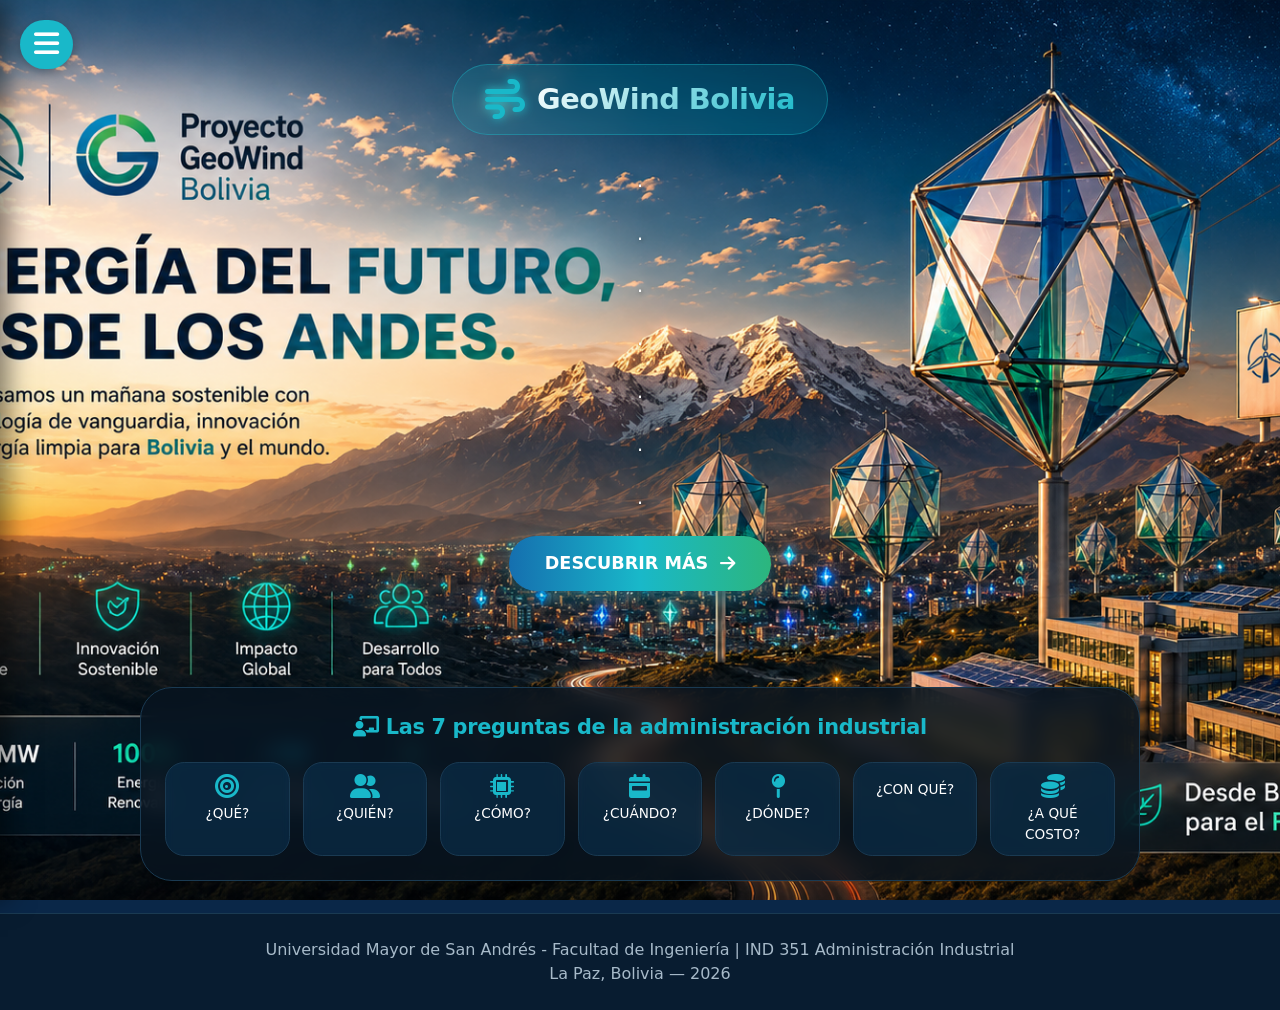
<file: index.html>
<!DOCTYPE html>
<html lang="es">
<head>
  <meta charset="UTF-8">
  <meta name="viewport" content="width=device-width, initial-scale=1.0, user-scalable=yes">
  <title>GeoWind Bolivia | Energía del futuro, desde los Andes</title>
  <link rel="stylesheet" href="https://cdnjs.cloudflare.com/ajax/libs/font-awesome/6.0.0-beta3/css/all.min.css">
  <style>
    * {
      margin: 0;
      padding: 0;
      box-sizing: border-box;
    }

    body {
      font-family: 'Segoe UI', Roboto, 'Inter', system-ui, -apple-system, sans-serif;
      background: #0A2748;
      color: #FFFFFF;
      line-height: 1.5;
      min-height: 100vh;
    }

    /* ---------- SIDEBAR (menú lateral) ---------- */
    .sidebar {
      position: fixed;
      top: 0;
      left: -280px;
      width: 280px;
      height: 100vh;
      background: linear-gradient(145deg, #0A2748 0%, #051530 100%);
      z-index: 1000;
      transition: left 0.35s cubic-bezier(0.2, 0.9, 0.4, 1.1);
      box-shadow: 8px 0 25px rgba(0, 0, 0, 0.5);
      padding: 2rem 1rem;
      color: #FFFFFF;
      overflow-y: auto;
      border-right: 1px solid #19B8C9;
    }
    .sidebar.open { left: 0; }
    .sidebar-header {
      display: flex;
      align-items: center;
      gap: 12px;
      border-bottom: 2px solid #19B8C9;
      padding-bottom: 1.2rem;
      margin-bottom: 2rem;
    }
    .sidebar-header i { font-size: 2.2rem; color: #19B8C9; }
    .sidebar-header h3 { font-weight: 600; letter-spacing: -0.5px; font-size: 1.4rem; }
    .sidebar-header span { font-size: 0.75rem; font-weight: normal; display: block; opacity: 0.8; }
    .sidebar-nav { display: flex; flex-direction: column; gap: 0.5rem; }
    .sidebar-nav a {
      display: flex;
      align-items: center;
      gap: 14px;
      padding: 12px 16px;
      border-radius: 60px;
      font-weight: 500;
      color: #FFFFFF;
      text-decoration: none;
      transition: all 0.2s ease;
      font-size: 1rem;
    }
    .sidebar-nav a i { width: 28px; font-size: 1.25rem; }
    .sidebar-nav a:hover, .sidebar-nav a.active {
      background: #19B8C9;
      color: #0A2748;
      box-shadow: 0 4px 8px rgba(0,0,0,0.2);
      transform: translateX(4px);
    }
    .sidebar-footer {
      margin-top: 2rem;
      font-size: 0.75rem;
      text-align: center;
      padding-top: 1rem;
      border-top: 1px solid #19B8C940;
      color: #A7BAC9;
    }
    .menu-toggle {
      position: fixed;
      top: 20px;
      left: 20px;
      background: #19B8C9;
      border: none;
      color: white;
      font-size: 1.8rem;
      padding: 8px 14px;
      border-radius: 40px;
      cursor: pointer;
      z-index: 1100;
      box-shadow: 0 4px 12px rgba(0,0,0,0.3);
      transition: all 0.2s;
    }
    .menu-toggle:hover { background: #2CB67D; transform: scale(1.02); }
    .overlay {
      position: fixed;
      top: 0;
      left: 0;
      width: 100%;
      height: 100%;
      background: rgba(0,0,0,0.6);
      backdrop-filter: blur(3px);
      z-index: 999;
      opacity: 0;
      visibility: hidden;
      transition: 0.25s;
    }
    .overlay.active { opacity: 1; visibility: visible; }

    /* ---------- CONTENIDO PRINCIPAL CON FONDO ---------- */
    .main-container {
      min-height: 100vh;
      background: url('FONDODEINDEX.png') no-repeat center center fixed;
      background-size: cover;
      position: relative;
      z-index: 1;
    }
    /* Sin capa oscura sobre el fondo */
    .hero, section, footer {
      position: relative;
      z-index: 2;
    }

    /* Hero principal */
    .hero {
      text-align: center;
      padding: 4rem 2rem 3rem;
      margin-bottom: 1rem;
    }
    .logo {
      display: inline-flex;
      align-items: center;
      gap: 12px;
      background: rgba(25,184,201,0.15);
      backdrop-filter: blur(8px);
      padding: 0.8rem 2rem;
      border-radius: 80px;
      margin-bottom: 2rem;
      border: 1px solid rgba(25,184,201,0.4);
    }
    .logo i {
      font-size: 2.5rem;
      color: #19B8C9;
      text-shadow: 0 0 10px #19B8C9;
    }
    .logo h2 {
      font-size: 1.8rem;
      font-weight: 800;
      letter-spacing: -0.5px;
      background: linear-gradient(135deg, #FFFFFF, #19B8C9);
      -webkit-background-clip: text;
      background-clip: text;
      color: transparent;
    }
    .hero h1 {
      font-size: 3.2rem;
      font-weight: 800;
      margin-bottom: 1rem;
      text-shadow: 2px 2px 8px rgba(0,0,0,0.5);
    }
    .hero p {
      font-size: 1.2rem;
      max-width: 700px;
      margin: 0 auto 1.5rem;
      color: #FFFFFF;
      text-shadow: 1px 1px 4px rgba(0,0,0,0.5);
      font-weight: 500;
    }
    .btn-cta {
      display: inline-flex;
      align-items: center;
      gap: 12px;
      background: linear-gradient(90deg, #156FAF 0%, #19B8C9 50%, #2CB67D 100%);
      border: none;
      padding: 14px 36px;
      border-radius: 60px;
      font-size: 1.1rem;
      font-weight: bold;
      color: white;
      cursor: pointer;
      transition: all 0.3s ease;
      box-shadow: 0 8px 20px rgba(25,184,201,0.35);
      text-decoration: none;
    }
    .btn-cta:hover {
      transform: translateY(-3px);
      box-shadow: 0 15px 30px rgba(25,184,201,0.5);
      background: linear-gradient(90deg, #19B8C9 0%, #2CB67D 100%);
    }

    /* Sección de preguntas (compacta y al final) */
    .preguntas-section {
      max-width: 1000px;
      margin: 3rem auto 2rem;
      background: rgba(8,21,33,0.8);
      backdrop-filter: blur(10px);
      border-radius: 2rem;
      padding: 1.5rem;
      border: 1px solid #1A3A52;
    }
    .preguntas-titulo {
      font-size: 1.3rem;
      font-weight: 600;
      text-align: center;
      margin-bottom: 1.2rem;
      color: #19B8C9;
      letter-spacing: -0.3px;
    }
    .grid-7-compact {
      display: grid;
      grid-template-columns: repeat(auto-fit, minmax(100px, 1fr));
      gap: 0.8rem;
    }
    .card-link-compact {
      background: rgba(21,111,175,0.2);
      backdrop-filter: blur(4px);
      padding: 0.7rem;
      text-align: center;
      border-radius: 1.2rem;
      text-decoration: none;
      color: white;
      font-weight: 500;
      font-size: 0.85rem;
      transition: all 0.2s;
      border: 1px solid #1A3A52;
    }
    .card-link-compact i {
      display: block;
      font-size: 1.5rem;
      margin-bottom: 5px;
      color: #19B8C9;
    }
    .card-link-compact:hover {
      background: #19B8C9;
      color: #0A2748;
      transform: translateY(-3px);
    }
    .card-link-compact:hover i { color: #0A2748; }

    footer {
      text-align: center;
      padding: 1.5rem;
      color: #A7BAC9;
      border-top: 1px solid #1A3A52;
      margin-top: 2rem;
      background: rgba(8,21,33,0.6);
    }

    @media (max-width: 780px) {
      .hero h1 { font-size: 2rem; }
      .logo h2 { font-size: 1.2rem; }
      .btn-cta { padding: 10px 24px; font-size: 0.9rem; }
      .grid-7-compact { gap: 0.5rem; }
      .card-link-compact { font-size: 0.7rem; }
      .card-link-compact i { font-size: 1.2rem; }
    }
  </style>
</head>
<body>

  <button class="menu-toggle" id="menuToggleBtn"><i class="fas fa-bars"></i></button>

  <div class="sidebar" id="sidebarMenu">
    <div class="sidebar-header"><i class="fas fa-wind"></i><h3>GeoWind<br><span>IND 351</span></h3></div>
    <nav class="sidebar-nav">
      <a href="index.html" class="nav-link active"><i class="fas fa-home"></i> Inicio</a>
      <a href="que.html" class="nav-link"><i class="fas fa-question-circle"></i> ¿QUÉ?</a>
      <a href="quien.html" class="nav-link"><i class="fas fa-users"></i> ¿QUIÉN?</a>
      <a href="como.html" class="nav-link"><i class="fas fa-cogs"></i> ¿CÓMO?</a>
      <a href="cuando.html" class="nav-link"><i class="fas fa-calendar-alt"></i> ¿CUÁNDO?</a>
      <a href="donde.html" class="nav-link"><i class="fas fa-map-marker-alt"></i> ¿DÓNDE?</a>
      <a href="conque.html" class="nav-link"><i class="fas fa-tools"></i> ¿CON QUÉ?</a>
      <a href="acosto.html" class="nav-link"><i class="fas fa-chart-line"></i> ¿A QUÉ COSTO?</a>
    </nav>
    <div class="sidebar-footer"><i class="fas fa-university"></i> UMSA - IND 351<br>Gestión 2026</div>
  </div>
  <div class="overlay" id="overlay"></div>

  <main class="main-container">
    <div class="hero">
      <div class="logo">
        <i class="fas fa-wind"></i>
        <h2>GeoWind Bolivia</h2>
      </div>
      
      <p>.</p>
      <p>.</p>
      <p>.</p>
      <p>.</p>
      <p>.</p>
      <p>.</p>
      <p>.</p>

      <a href="que.html" class="btn-cta"><span>DESCUBRIR MÁS</span> <i class="fas fa-arrow-right"></i></a>
    </div>

    <!-- Sección de preguntas (ahora compacta y al final) -->
    <div class="preguntas-section">
      <div class="preguntas-titulo">
        <i class="fas fa-chalkboard-user"></i> Las 7 preguntas de la administración industrial
      </div>
      <div class="grid-7-compact">
        <a href="que.html" class="card-link-compact"><i class="fas fa-bullseye"></i> ¿QUÉ?</a>
        <a href="quien.html" class="card-link-compact"><i class="fas fa-user-friends"></i> ¿QUIÉN?</a>
        <a href="como.html" class="card-link-compact"><i class="fas fa-microchip"></i> ¿CÓMO?</a>
        <a href="cuando.html" class="card-link-compact"><i class="fas fa-calendar-week"></i> ¿CUÁNDO?</a>
        <a href="donde.html" class="card-link-compact"><i class="fas fa-map-pin"></i> ¿DÓNDE?</a>
        <a href="conque.html" class="card-link-compact"><i class="fas fa-crate-empty"></i> ¿CON QUÉ?</a>
        <a href="acosto.html" class="card-link-compact"><i class="fas fa-coins"></i> ¿A QUÉ COSTO?</a>
      </div>
    </div>

    <footer>
      <p>Universidad Mayor de San Andrés - Facultad de Ingeniería | IND 351 Administración Industrial</p>
      <p>La Paz, Bolivia — 2026</p>
    </footer>
  </main>

  <script src="script.js"></script>
</body>
</html>
</file>
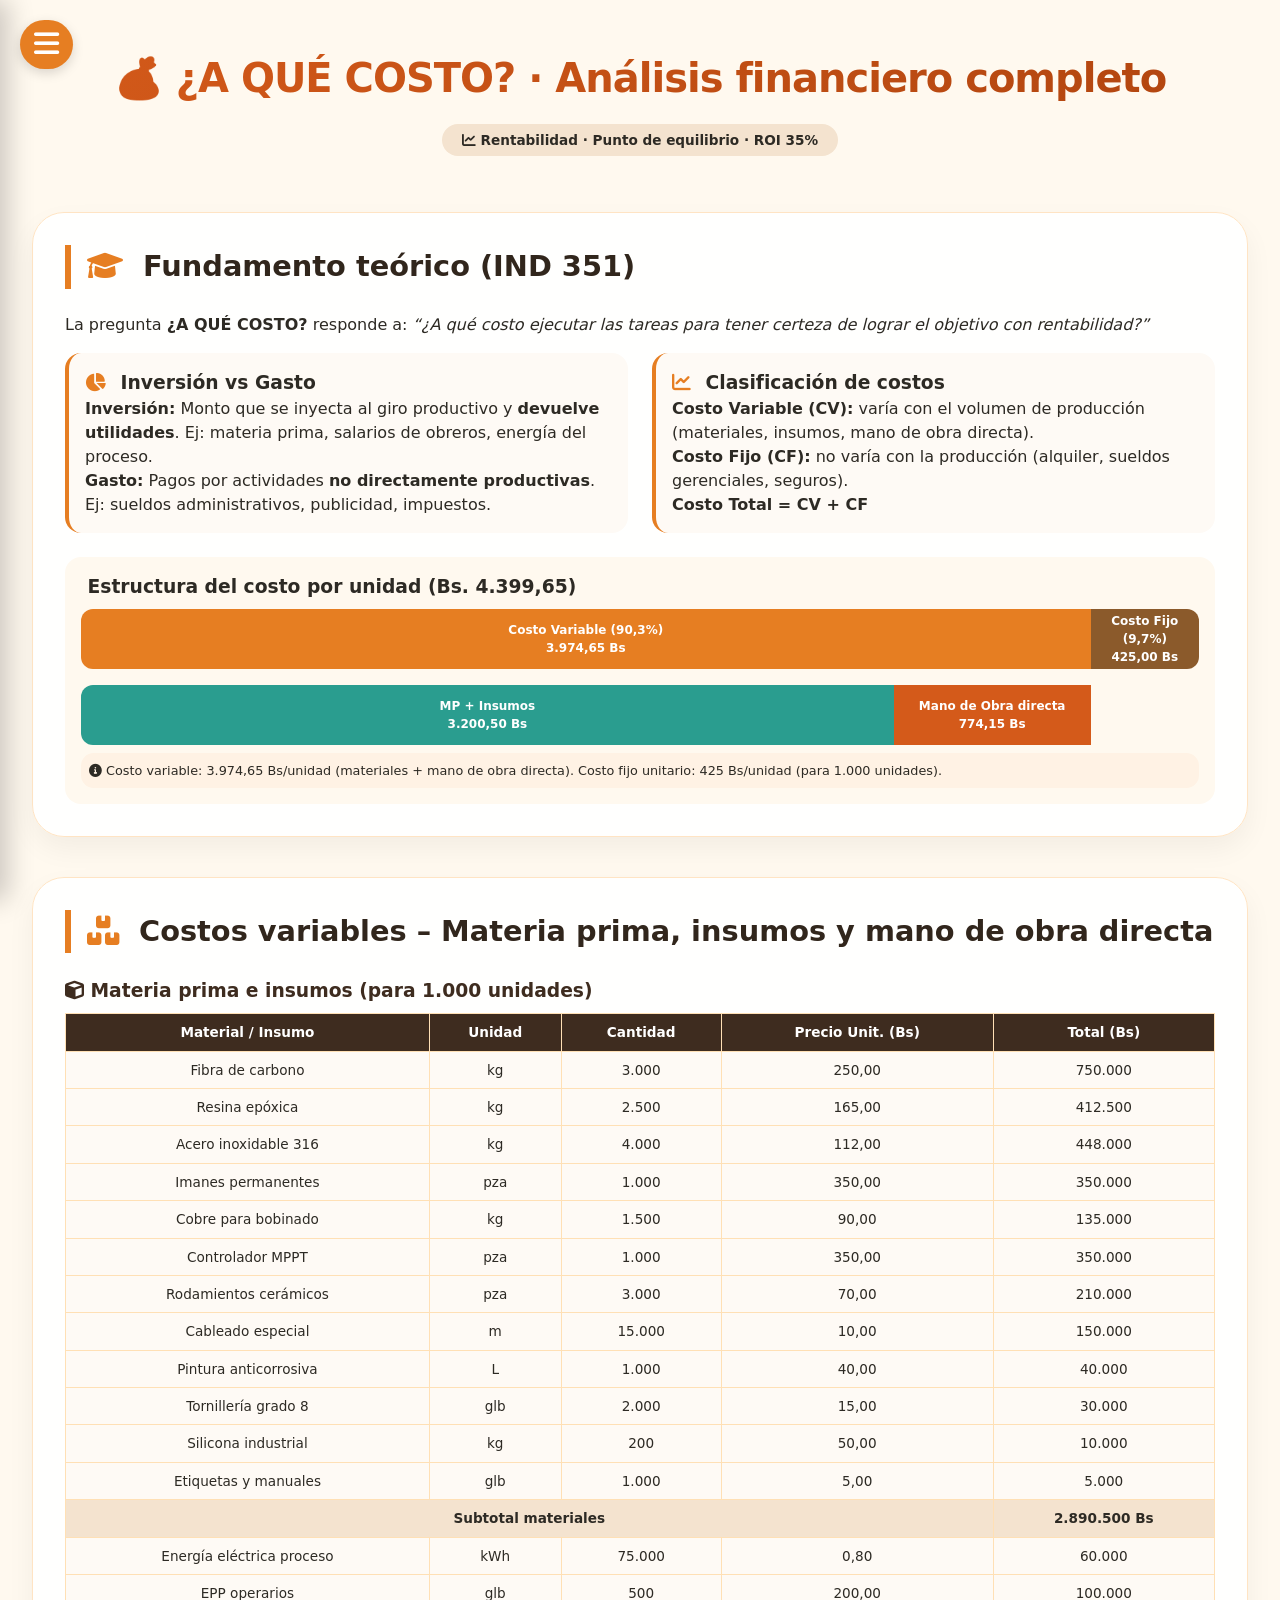
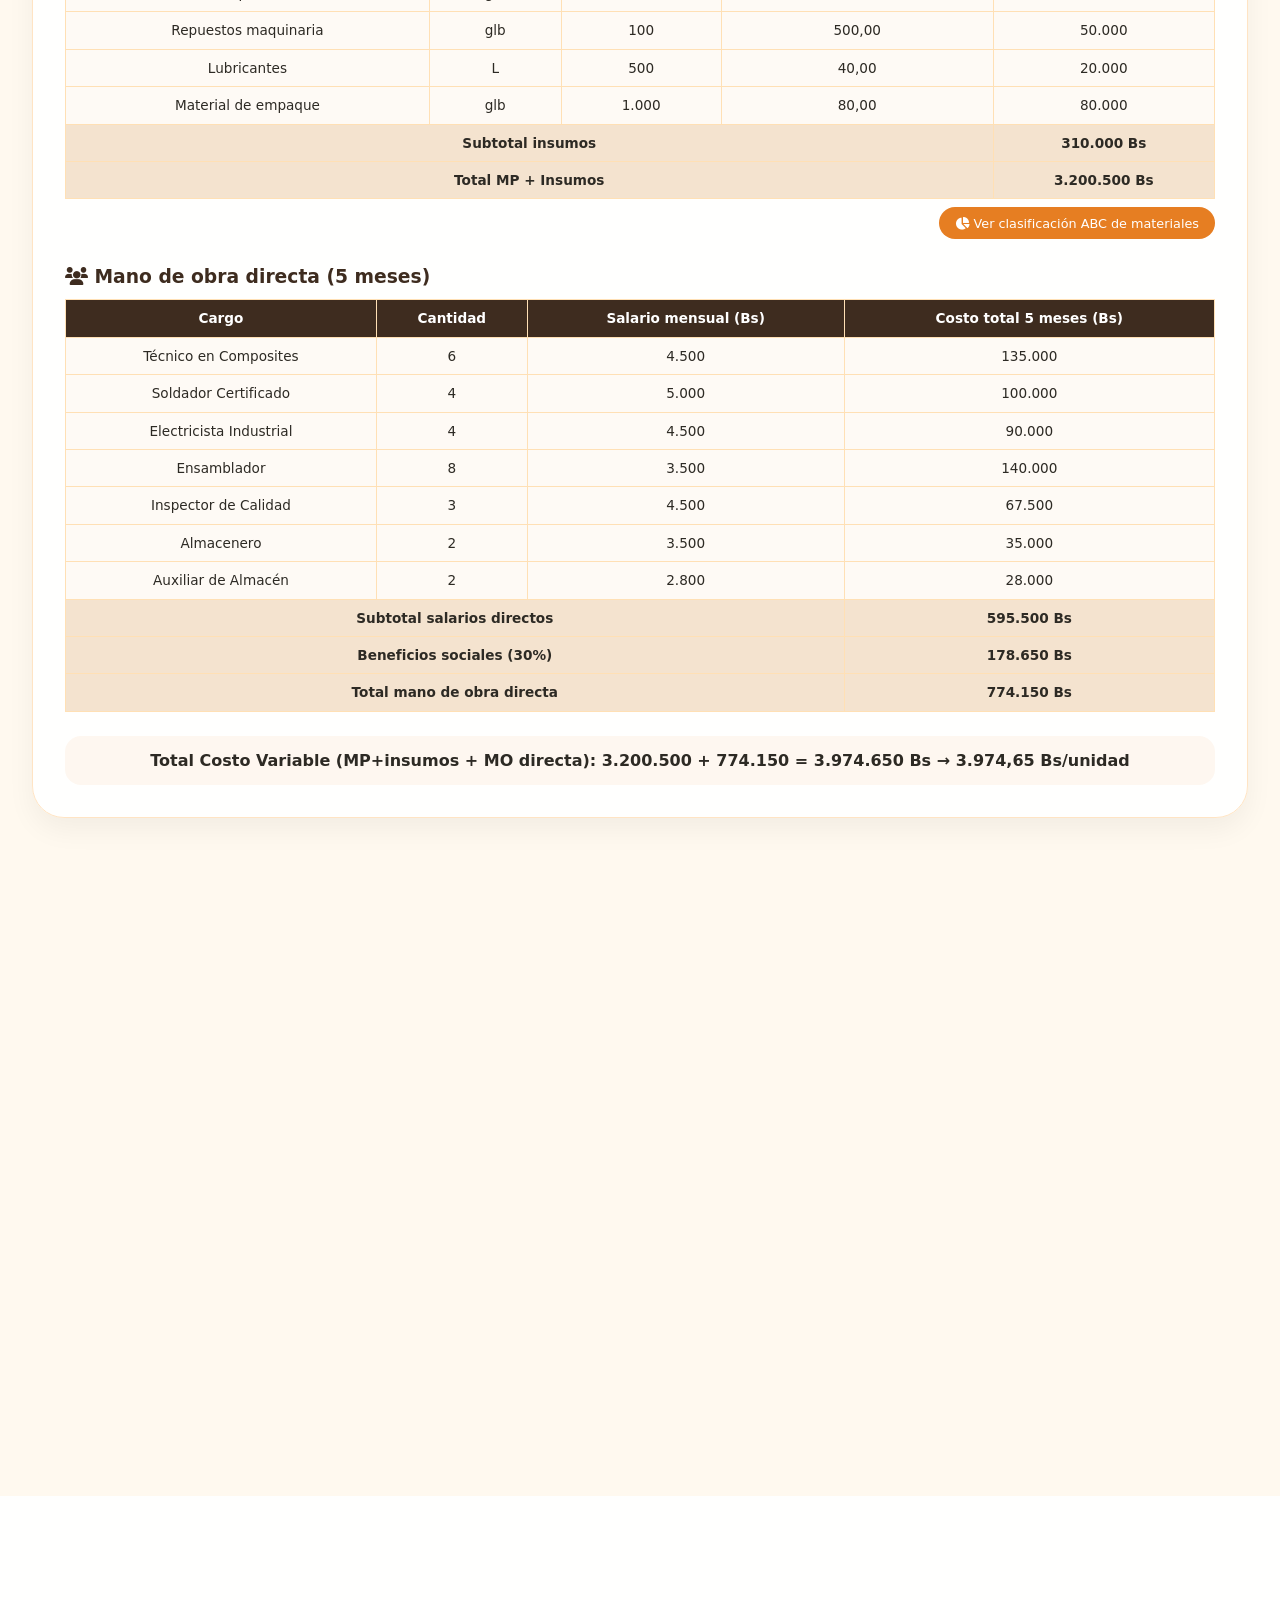
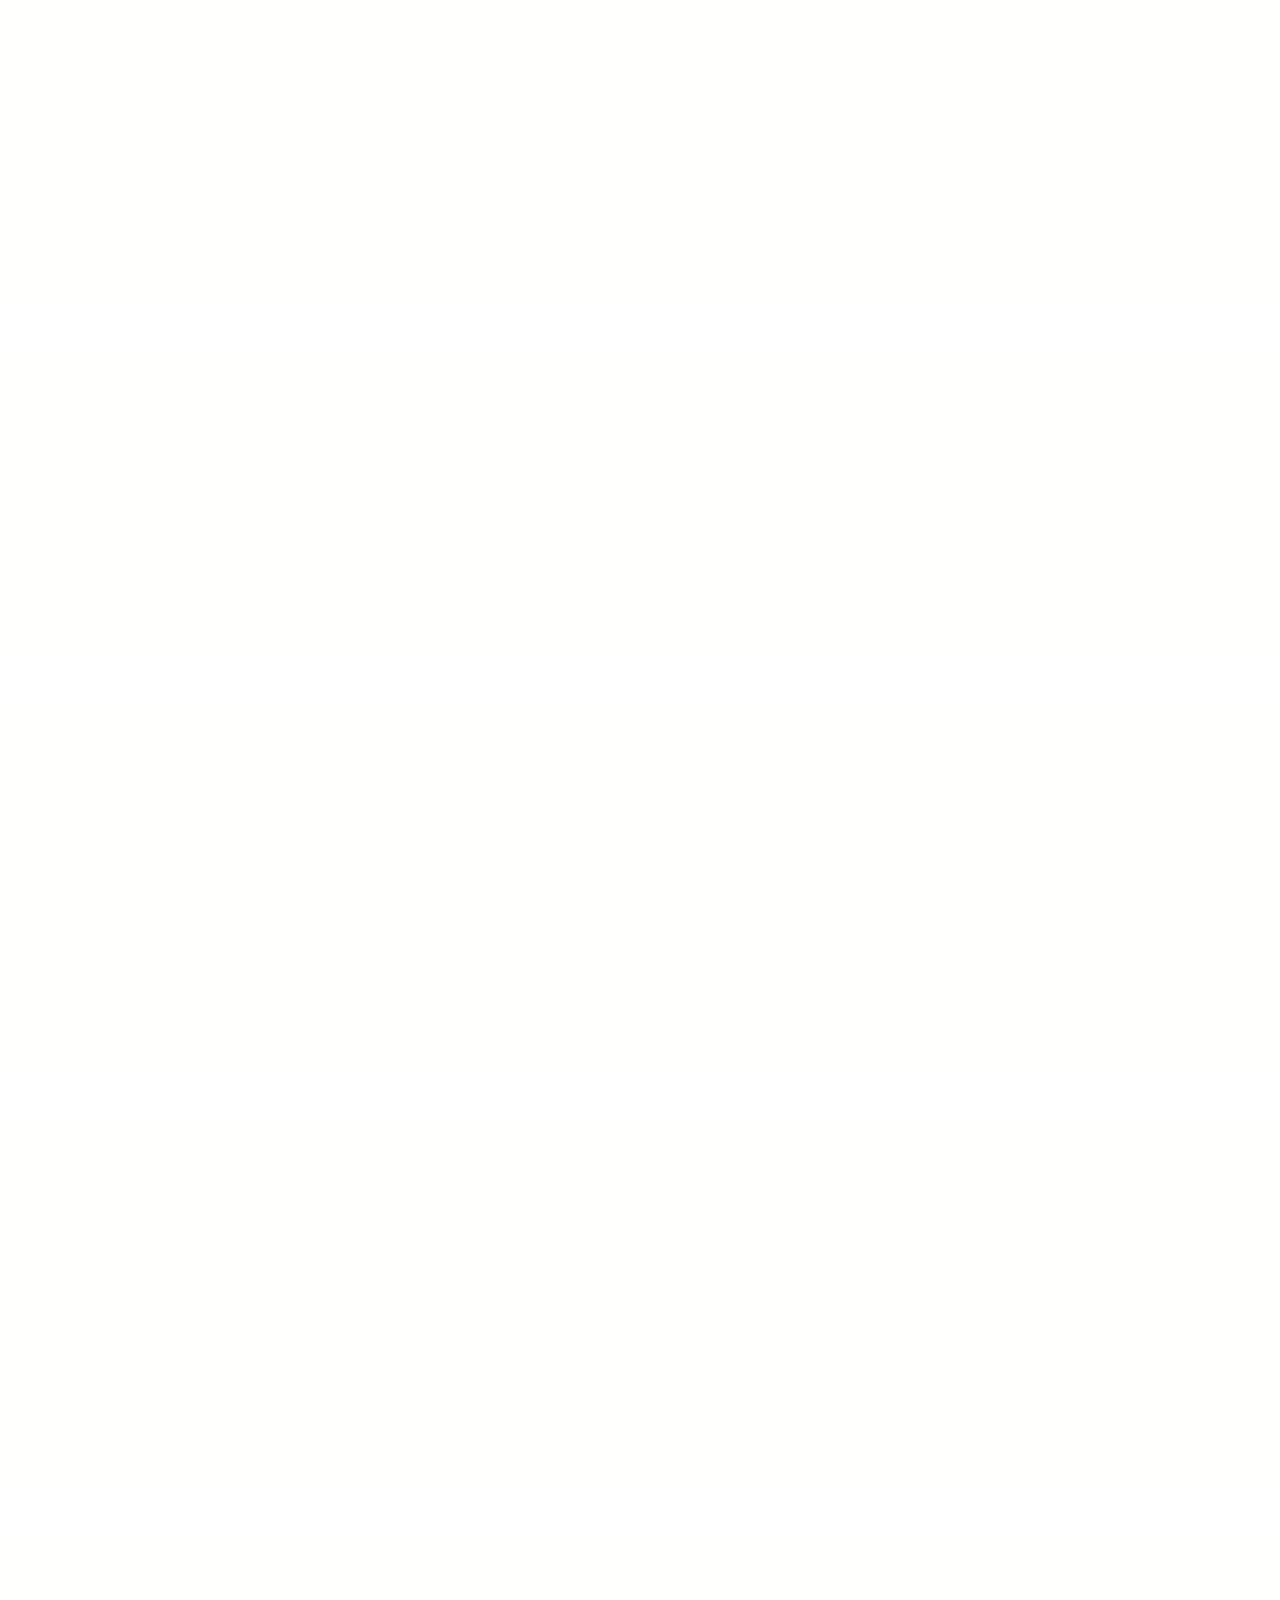
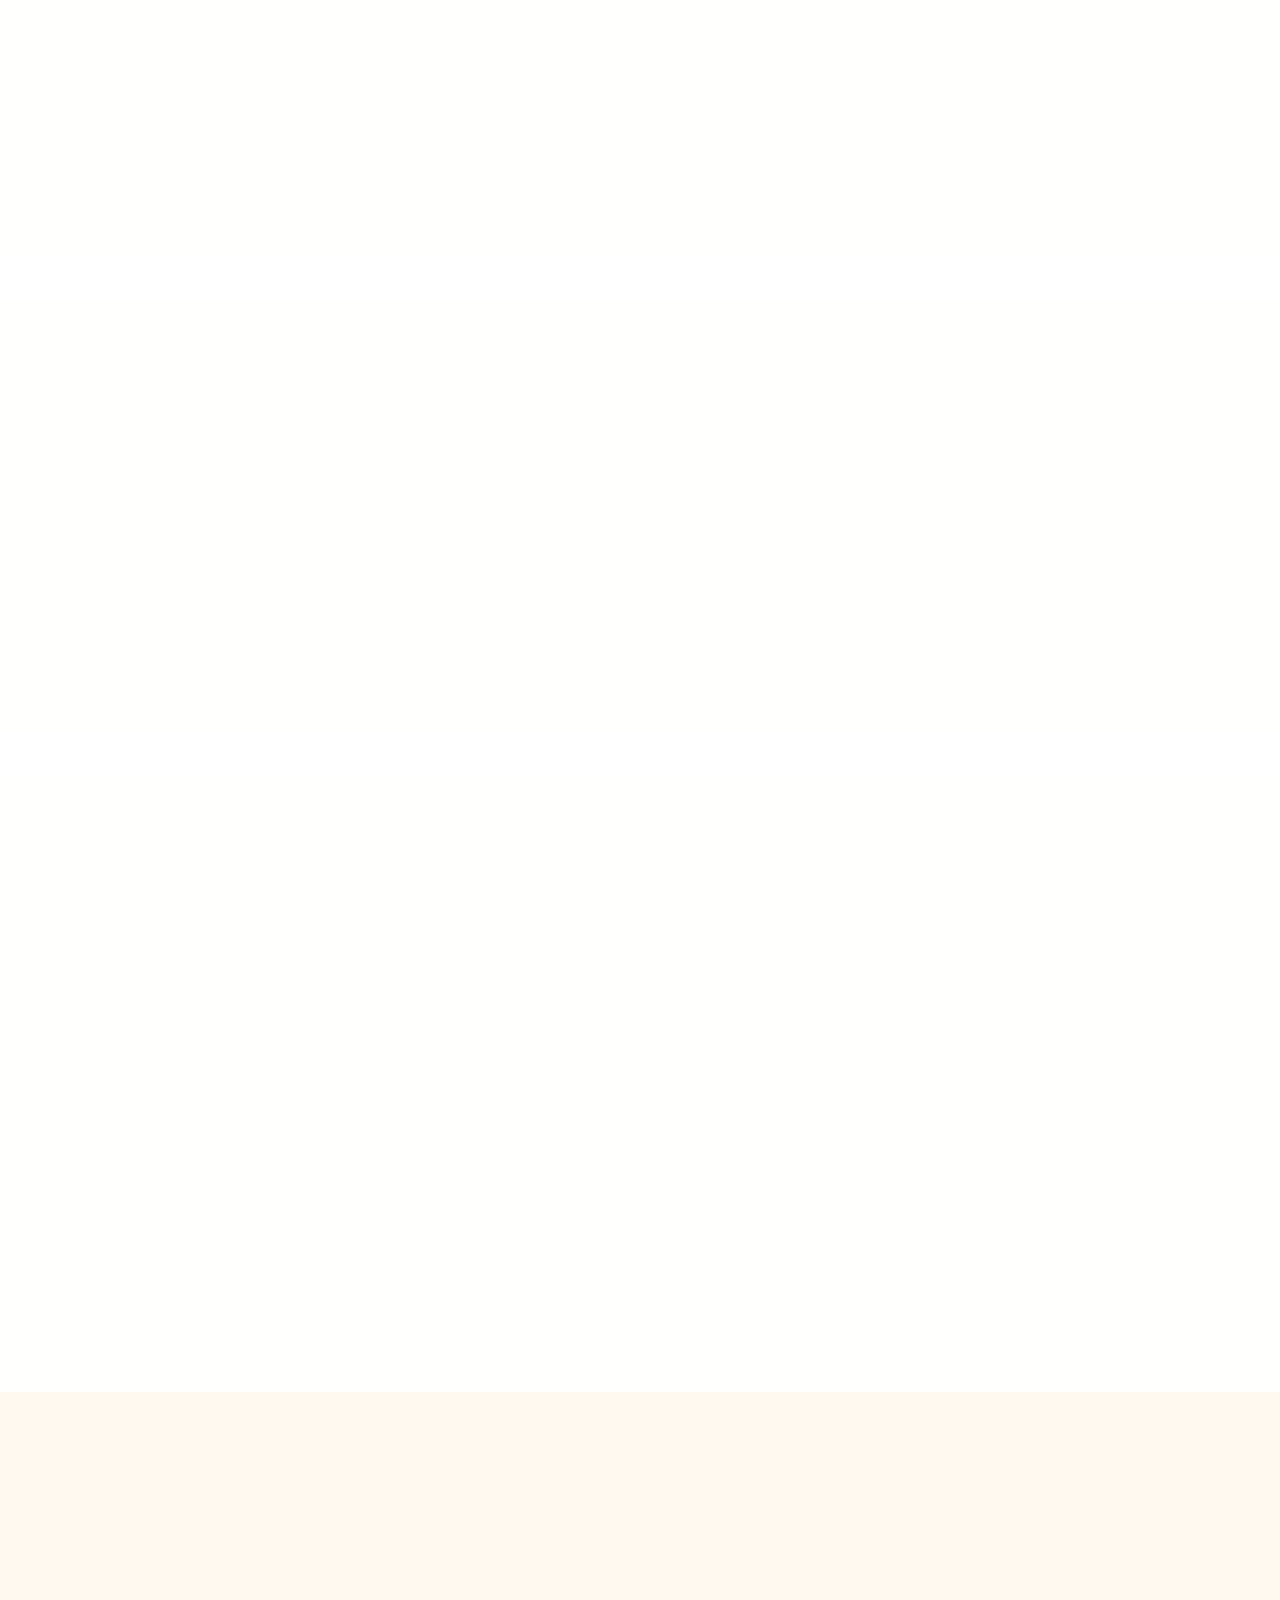
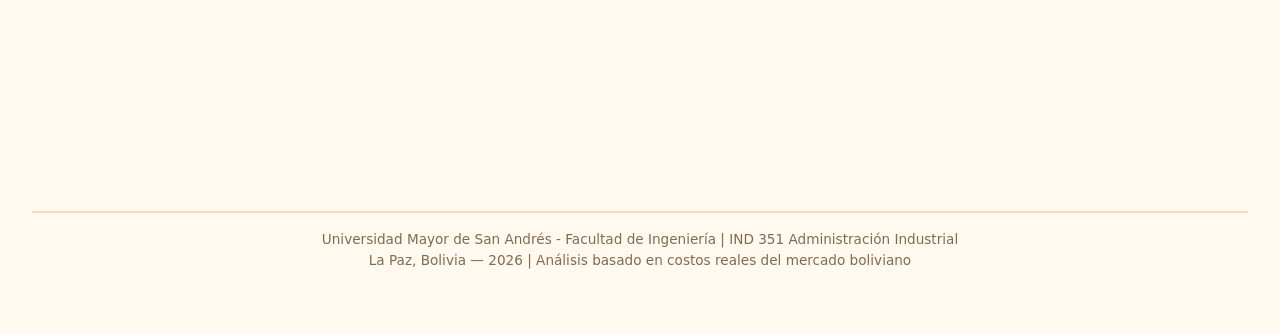
<file: acosto.html>
<!DOCTYPE html>
<html lang="es">
<head>
  <meta charset="UTF-8">
  <meta name="viewport" content="width=device-width, initial-scale=1.0, user-scalable=yes">
  <title>GeoWind Bolivia | ¿A QUÉ COSTO? - Análisis financiero</title>
  <link rel="stylesheet" href="https://cdnjs.cloudflare.com/ajax/libs/font-awesome/6.0.0-beta3/css/all.min.css">
  <link rel="stylesheet" href="index.css">
  <link rel="stylesheet" href="acosto.css">
  <!-- SheetJS para exportar Excel (opcional) -->
  <script src="https://cdn.sheetjs.com/xlsx-0.20.2/package/dist/xlsx.full.min.js"></script>
</head>
<body>

  <button class="menu-toggle" id="menuToggleBtn"><i class="fas fa-bars"></i></button>

  <div class="sidebar" id="sidebarMenu">
    <div class="sidebar-header"><i class="fas fa-wind"></i><h3>GeoWind<br><span>IND 351</span></h3></div>
    <nav class="sidebar-nav">
      <a href="index.html" class="nav-link"><i class="fas fa-home"></i> Inicio</a>
      <a href="que.html" class="nav-link"><i class="fas fa-question-circle"></i> ¿QUÉ?</a>
      <a href="quien.html" class="nav-link"><i class="fas fa-users"></i> ¿QUIÉN?</a>
      <a href="como.html" class="nav-link"><i class="fas fa-cogs"></i> ¿CÓMO?</a>
      <a href="cuando.html" class="nav-link"><i class="fas fa-calendar-alt"></i> ¿CUÁNDO?</a>
      <a href="donde.html" class="nav-link"><i class="fas fa-map-marker-alt"></i> ¿DÓNDE?</a>
      <a href="conque.html" class="nav-link"><i class="fas fa-tools"></i> ¿CON QUÉ?</a>
      <a href="acosto.html" class="nav-link active"><i class="fas fa-chart-line"></i> ¿A QUÉ COSTO?</a>
    </nav>
    <div class="sidebar-footer"><i class="fas fa-university"></i> UMSA - IND 351<br>Gestión 2026</div>
  </div>
  <div class="overlay" id="overlay"></div>

  <main class="main-container">
    <div class="hero">
      <h1>💰 ¿A QUÉ COSTO? · Análisis financiero completo</h1>
      <div class="badge-umsa"><i class="fas fa-chart-line"></i> Rentabilidad · Punto de equilibrio · ROI 35%</div>
    </div>

    <!-- FUNDAMENTO TEÓRICO -->
    <section class="section-card">
      <div class="section-title"><i class="fas fa-graduation-cap"></i> Fundamento teórico (IND 351)</div>
      <p>La pregunta <strong>¿A QUÉ COSTO?</strong> responde a: <em>“¿A qué costo ejecutar las tareas para tener certeza de lograr el objetivo con rentabilidad?”</em></p>
      <div class="teoria-grid">
        <div class="teoria-item">
          <h3><i class="fas fa-chart-pie"></i> Inversión vs Gasto</h3>
          <p><strong>Inversión:</strong> Monto que se inyecta al giro productivo y <strong>devuelve utilidades</strong>. Ej: materia prima, salarios de obreros, energía del proceso.</p>
          <p><strong>Gasto:</strong> Pagos por actividades <strong>no directamente productivas</strong>. Ej: sueldos administrativos, publicidad, impuestos.</p>
        </div>
        <div class="teoria-item">
          <h3><i class="fas fa-chart-line"></i> Clasificación de costos</h3>
          <p><strong>Costo Variable (CV):</strong> varía con el volumen de producción (materiales, insumos, mano de obra directa).</p>
          <p><strong>Costo Fijo (CF):</strong> no varía con la producción (alquiler, sueldos gerenciales, seguros).</p>
          <p><strong>Costo Total = CV + CF</strong></p>
        </div>
      </div>
      <!-- Las tres barras del costo del producto -->
      <div class="costo-barras">
        <h3><i class="fas fa-chart-simple"></i> Estructura del costo por unidad (Bs. 4.399,65)</h3>
        <div class="barra-stack">
          <div class="barra-segmento variable" style="width: 90.3%">Costo Variable (90,3%)<br>3.974,65 Bs</div>
          <div class="barra-segmento fijo" style="width: 9.7%">Costo Fijo (9,7%)<br>425,00 Bs</div>
        </div>
        <div class="barra-stack mt-1">
          <div class="barra-segmento mp" style="width: 72.7%">MP + Insumos<br>3.200,50 Bs</div>
          <div class="barra-segmento mo" style="width: 17.6%">Mano de Obra directa<br>774,15 Bs</div>
        </div>
        <p class="nota"><i class="fas fa-info-circle"></i> Costo variable: 3.974,65 Bs/unidad (materiales + mano de obra directa). Costo fijo unitario: 425 Bs/unidad (para 1.000 unidades).</p>
      </div>
    </section>

    <!-- COSTOS VARIABLES DETALLADOS -->
    <section class="section-card">
      <div class="section-title"><i class="fas fa-boxes"></i> Costos variables – Materia prima, insumos y mano de obra directa</div>
      <div class="sub-section">
        <h3><i class="fas fa-cube"></i> Materia prima e insumos (para 1.000 unidades)</h3>
        <div class="tabla-container">
          <table class="costos-table">
            <thead><tr><th>Material / Insumo</th><th>Unidad</th><th>Cantidad</th><th>Precio Unit. (Bs)</th><th>Total (Bs)</th></tr></thead>
            <tbody>
              <tr><td>Fibra de carbono</td><td>kg</td><td>3.000</td><td>250,00</td><td>750.000</td></tr>
              <tr><td>Resina epóxica</td><td>kg</td><td>2.500</td><td>165,00</td><td>412.500</td></tr>
              <tr><td>Acero inoxidable 316</td><td>kg</td><td>4.000</td><td>112,00</td><td>448.000</td></tr>
              <tr><td>Imanes permanentes</td><td>pza</td><td>1.000</td><td>350,00</td><td>350.000</td></tr>
              <tr><td>Cobre para bobinado</td><td>kg</td><td>1.500</td><td>90,00</td><td>135.000</td></tr>
              <tr><td>Controlador MPPT</td><td>pza</td><td>1.000</td><td>350,00</td><td>350.000</td></tr>
              <tr><td>Rodamientos cerámicos</td><td>pza</td><td>3.000</td><td>70,00</td><td>210.000</td></tr>
              <tr><td>Cableado especial</td><td>m</td><td>15.000</td><td>10,00</td><td>150.000</td></tr>
              <tr><td>Pintura anticorrosiva</td><td>L</td><td>1.000</td><td>40,00</td><td>40.000</td></tr>
              <tr><td>Tornillería grado 8</td><td>glb</td><td>2.000</td><td>15,00</td><td>30.000</td></tr>
              <tr><td>Silicona industrial</td><td>kg</td><td>200</td><td>50,00</td><td>10.000</td></tr>
              <tr><td>Etiquetas y manuales</td><td>glb</td><td>1.000</td><td>5,00</td><td>5.000</td></tr>
              <tr><td colspan="4" class="table-total">Subtotal materiales</td><td class="table-total">2.890.500 Bs</td></tr>
              <tr><td>Energía eléctrica proceso</td><td>kWh</td><td>75.000</td><td>0,80</td><td>60.000</td></tr>
              <tr><td>EPP operarios</td><td>glb</td><td>500</td><td>200,00</td><td>100.000</td></tr>
              <tr><td>Repuestos maquinaria</td><td>glb</td><td>100</td><td>500,00</td><td>50.000</td></tr>
              <tr><td>Lubricantes</td><td>L</td><td>500</td><td>40,00</td><td>20.000</td></tr>
              <tr><td>Material de empaque</td><td>glb</td><td>1.000</td><td>80,00</td><td>80.000</td></tr>
              <tr><td colspan="4" class="table-total">Subtotal insumos</td><td class="table-total">310.000 Bs</td></tr>
              <tr><td colspan="4" class="table-total"><strong>Total MP + Insumos</strong></td><td class="table-total"><strong>3.200.500 Bs</strong></td></tr>
            </tbody>
          </table>
        </div>
        <div class="enlace-conque">
          <a href="conque.html#abc" class="btn-enlace"><i class="fas fa-chart-pie"></i> Ver clasificación ABC de materiales</a>
        </div>
      </div>

      <div class="sub-section mt-2">
        <h3><i class="fas fa-users"></i> Mano de obra directa (5 meses)</h3>
        <div class="tabla-container">
          <table class="costos-table">
            <thead><tr><th>Cargo</th><th>Cantidad</th><th>Salario mensual (Bs)</th><th>Costo total 5 meses (Bs)</th></tr></thead>
            <tbody>
              <tr><td>Técnico en Composites</td><td>6</td><td>4.500</td><td>135.000</td></tr>
              <tr><td>Soldador Certificado</td><td>4</td><td>5.000</td><td>100.000</td></tr>
              <tr><td>Electricista Industrial</td><td>4</td><td>4.500</td><td>90.000</td></tr>
              <tr><td>Ensamblador</td><td>8</td><td>3.500</td><td>140.000</td></tr>
              <tr><td>Inspector de Calidad</td><td>3</td><td>4.500</td><td>67.500</td></tr>
              <tr><td>Almacenero</td><td>2</td><td>3.500</td><td>35.000</td></tr>
              <tr><td>Auxiliar de Almacén</td><td>2</td><td>2.800</td><td>28.000</td></tr>
              <tr><td colspan="3" class="table-total">Subtotal salarios directos</td><td class="table-total">595.500 Bs</td></tr>
              <tr><td colspan="3" class="table-total">Beneficios sociales (30%)</td><td class="table-total">178.650 Bs</td></tr>
              <tr><td colspan="3" class="table-total"><strong>Total mano de obra directa</strong></td><td class="table-total"><strong>774.150 Bs</strong></td></tr>
            </tbody>
          </table>
        </div>
      </div>
      <div class="resumen-variable">
        <p><strong>Total Costo Variable (MP+insumos + MO directa):</strong> 3.200.500 + 774.150 = <strong>3.974.650 Bs</strong> → <strong>3.974,65 Bs/unidad</strong></p>
      </div>
    </section>

    <!-- COSTOS FIJOS -->
    <section class="section-card">
      <div class="section-title"><i class="fas fa-building"></i> Costos fijos – Estructura administrativa y gastos periódicos</div>
      <div class="tabla-container">
        <table class="costos-table">
          <thead><tr><th>Concepto</th><th>Detalle</th><th>Mensual (Bs)</th><th>Total 5 meses (Bs)</th></tr></thead>
          <tbody>
            <tr><td>Gerente de Proyecto</td><td>Salario ejecutivo</td><td>18.000</td><td>90.000</td></tr>
            <tr><td>Jefe de Planta</td><td>Ingeniero</td><td>10.000</td><td>50.000</td></tr>
            <tr><td>Jefe de Calidad</td><td>Certificado ISO</td><td>9.000</td><td>45.000</td></tr>
            <tr><td>Jefe de Logística</td><td>Administrativo</td><td>8.000</td><td>40.000</td></tr>
            <tr><td>Comprador</td><td>Operativo</td><td>5.000</td><td>25.000</td></tr>
            <tr><td>Alquiler nave industrial</td><td>900 m² Cochabamba</td><td>15.000</td><td>75.000</td></tr>
            <tr><td>Servicios básicos</td><td>Agua, internet industrial</td><td>2.000</td><td>10.000</td></tr>
            <tr><td>Seguros</td><td>Equipos, responsabilidad civil</td><td>3.000</td><td>15.000</td></tr>
            <tr><td>Depreciación equipos</td><td>5 años vida útil</td><td>5.000</td><td>25.000</td></tr>
            <tr><td>Costos financieros</td><td>Intereses crédito bancario</td><td>8.000</td><td>40.000</td></tr>
            <tr><td>Impuestos y tasas</td><td>Municipal, patentes</td><td>2.000</td><td>10.000</td></tr>
            <tr><td colspan="2" class="table-total"><strong>Total costos fijos</strong></td><td class="table-total"><strong>85.000 Bs/mes</strong></td><td class="table-total"><strong>425.000 Bs</strong></td></tr>
          </tbody>
        </table>
      </div>
    </section>

    <!-- RESUMEN COSTO TOTAL DE PRODUCCIÓN -->
    <section class="section-card">
      <div class="section-title"><i class="fas fa-calculator"></i> Costo total de producción (1.000 unidades)</div>
      <div class="resumen-total">
        <div class="resumen-item"><span>Materiales e insumos:</span><strong>3.200.500 Bs</strong></div>
        <div class="resumen-item"><span>Mano de obra directa:</span><strong>774.150 Bs</strong></div>
        <div class="resumen-item"><span>Costos fijos (5 meses):</span><strong>425.000 Bs</strong></div>
        <div class="resumen-item total"><span>COSTO TOTAL PROYECTO:</span><strong>4.399.650 Bs</strong></div>
        <div class="resumen-item"><span>Costo unitario:</span><strong>4.399,65 Bs/unidad</strong></div>
      </div>
    </section>

    <!-- PRECIO DE VENTA -->
    <section class="section-card">
      <div class="section-title"><i class="fas fa-tag"></i> Construcción del precio de venta</div>
      <div class="precio-pasos">
        <div class="paso">1. Costo unitario: <strong>4.399,65 Bs</strong></div>
        <div class="paso">2. Utilidad deseada (35%): <strong>+ 1.539,88 Bs</strong></div>
        <div class="paso">3. Precio neto (sin IVA): <strong>5.939,53 Bs</strong></div>
        <div class="paso">4. IVA Bolivia (13%): <strong>+ 772,14 Bs</strong></div>
        <div class="paso final">5. Precio final al público: <strong>6.711,67 Bs</strong></div>
      </div>
      <p class="competencia"><i class="fas fa-trophy"></i> Competencia importada: > 9.000 Bs → <strong>ventaja competitiva del 25%</strong></p>
    </section>

    <!-- PUNTO DE EQUILIBRIO (con imagen modal) -->
    <section class="section-card">
      <div class="section-title"><i class="fas fa-balance-scale"></i> Punto de equilibrio</div>
      <div class="equilibrio-grid">
        <div class="formula-box">
          <p><strong>Fórmula:</strong> PE = CF / (Pneto - CVu)</p>
          <p>CF (5 meses) = 425.000 Bs<br>Precio neto unitario = 5.939,53 Bs<br>Costo variable unitario = 3.974,65 Bs</p>
          <p><strong>Margen de contribución:</strong> 5.939,53 – 3.974,65 = 1.964,88 Bs</p>
          <p><strong>PE = 425.000 / 1.964,88 = 216,3 unidades ≈ 217 unidades</strong></p>
        </div>
        <div class="grafico-pe">
          <div class="barra-pe">
            <div class="barra-cf" style="width: 100%">Costos fijos: 425.000 Bs</div>
            <div class="barra-mc" style="width: 72.5%">Margen de contribución acumulado a 217 und</div>
          </div>
          <button id="btnVerEquilibrio" class="btn-modal-imagen"><i class="fas fa-chart-line"></i> Ver gráfico del punto de equilibrio</button>
        </div>
      </div>
      <div class="interpretacion">
        <i class="fas fa-lightbulb"></i> Se deben vender al menos <strong>217 turbinas</strong> para cubrir todos los costos. A partir de la unidad 218, cada venta genera utilidad pura.
      </div>
    </section>

    <!-- CALCULADORA INTERACTIVA DE RENTABILIDAD -->
    <section class="section-card">
      <div class="section-title"><i class="fas fa-sliders-h"></i> Simulador de rentabilidad</div>
      <div class="calculadora">
        <label for="cantidadSlider">Unidades a producir / vender: <span id="cantidadValor">500</span></label>
        <input type="range" id="cantidadSlider" min="0" max="1000" step="10" value="500">
        <div class="resultados-simulador">
          <div class="sim-item">Costo variable total: <span id="simCV">0</span> Bs</div>
          <div class="sim-item">Costo fijo total: <span id="simCF">425.000</span> Bs</div>
          <div class="sim-item">Costo total: <span id="simCT">0</span> Bs</div>
          <div class="sim-item">Ingresos totales (PVP final): <span id="simIngresos">0</span> Bs</div>
          <div class="sim-item utilidad">Utilidad neta: <span id="simUtilidad">0</span> Bs</div>
          <div class="sim-item status" id="simStatus"></div>
        </div>
      </div>
    </section>

    <!-- INDICADORES DE RENTABILIDAD -->
    <section class="section-card">
      <div class="section-title"><i class="fas fa-chart-simple"></i> Indicadores clave de rentabilidad</div>
      <div class="kpi-rentabilidad">
        <div class="kpi-card"><i class="fas fa-percent"></i><h4>Margen bruto</h4><p>35,0%</p><small>sobre costo</small></div>
        <div class="kpi-card"><i class="fas fa-chart-line"></i><h4>Margen neto</h4><p>26,5%</p><small>después de IVA</small></div>
        <div class="kpi-card"><i class="fas fa-chart-pie"></i><h4>ROI (5 meses)</h4><p>35,0%</p><small>utilidad / inversión</small></div>
        <div class="kpi-card"><i class="fas fa-hourglass-half"></i><h4>Payback</h4><p>1,1 meses</p><small>recuperación inversión</small></div>
        <div class="kpi-card"><i class="fas fa-coins"></i><h4>Utilidad total</h4><p>1.539.880 Bs</p><small>por 1.000 unidades</small></div>
        <div class="kpi-card"><i class="fas fa-tag"></i><h4>Utilidad por unidad</h4><p>1.539,88 Bs</p><small>neta por GeoWind</small></div>
      </div>
    </section>

    <!-- FLUJO DE CAJA PROYECTADO -->
    <section class="section-card">
      <div class="section-title"><i class="fas fa-chart-column"></i> Flujo de caja proyectado (5 meses)</div>
      <div class="tabla-container">
        <table class="flujo-table">
          <thead><tr><th>Mes</th><th>Producción (und)</th><th>Ingresos (Bs)</th><th>Costos (Bs)</th><th>Flujo neto (Bs)</th><th>Flujo acumulado</th></tr></thead>
          <tbody>
            <tr><td>Mes 1</td><td>0 (adecuación)</td><td>0</td><td>85.000</td><td>-85.000</td><td>-85.000</td></tr>
            <tr><td>Mes 2</td><td>150</td><td>1.006.750</td><td>706.198</td><td>300.552</td><td>215.552</td></tr>
            <tr><td>Mes 3</td><td>250</td><td>1.677.917</td><td>1.146.996</td><td>530.921</td><td>746.473</td></tr>
            <tr><td>Mes 4</td><td>300</td><td>2.013.501</td><td>1.366.395</td><td>647.106</td><td>1.393.579</td></tr>
            <tr><td>Mes 5</td><td>300</td><td>2.013.501</td><td>1.366.395</td><td>647.106</td><td>2.040.685</td></tr>
            <tr class="total-row"><td><strong>Total</strong></td><td><strong>1.000</strong></td><td><strong>6.711.669</strong></td><td><strong>4.670.984</strong></td><td><strong>2.040.685</strong></td><td>-</td></tr>
          </tbody>
        </table>
      </div>
      <p class="nota-flujo"><i class="fas fa-chart-line"></i> El flujo acumulado positivo a partir del mes 2. Recuperación total de la inversión en menos de 2 meses.</p>
    </section>

    <!-- FINANCIAMIENTO Y CONSIDERACIONES BOLIVIA -->
    <section class="section-card">
      <div class="section-title"><i class="fas fa-hand-holding-usd"></i> Estructura de financiamiento</div>
      <div class="financiamiento-grid">
        <div class="fuente-card"><i class="fas fa-building-columns"></i><h3>BNB – Crédito PyME</h3><p>Monto: 500.000 Bs | Tasa: 8,5% anual | Plazo: 3 años</p></div>
        <div class="fuente-card"><i class="fas fa-leaf"></i><h3>Fondo de Energías Renovables (Ley 1600)</h3><p>Monto: 200.000 Bs (subvención, 0% interés)</p></div>
        <div class="fuente-card"><i class="fas fa-chart-line"></i><h3>Aporte de socios</h3><p>Monto: 102.000 Bs (capital propio)</p></div>
      </div>
      <div class="consideraciones">
        <h3><i class="fas fa-globe-americas"></i> Consideraciones específicas para Bolivia</h3>
        <ul>
          <li><strong>Tipo de cambio:</strong> Componentes importados en dólares, se ha considerado precio real en plaza local.</li>
          <li><strong>Aranceles de importación:</strong> MPPT, imanes y electrónicos asumen aranceles consolidados.</li>
          <li><strong>Costos logísticos:</strong> Transporte desde puertos chilenos/peruanos hacia Cochabamba incrementa fletes.</li>
          <li><strong>Mano de obra:</strong> Salarios base (2.800 – 5.000 Bs) reflejan la realidad industrial boliviana.</li>
          <li><strong>Energía:</strong> Costo eléctrico industrial Bs. 0,80 / kWh, ventaja competitiva frente a importación.</li>
          <li><strong>Incentivos:</strong> Ley 1600 ofrece beneficios fiscales sobre equipos verdes.</li>
        </ul>
      </div>
    </section>

    <!-- RESUMEN EJECUTIVO -->
    <section class="section-card resumen-ejecutivo">
      <div class="section-title"><i class="fas fa-file-alt"></i> Resumen ejecutivo – Proyecto GeoWind</div>
      <div class="resumen-grid">
        <div><span>Unidades a producir:</span><strong>1.000 GeoWind</strong></div>
        <div><span>Duración del proyecto:</span><strong>151 días (5 meses)</strong></div>
        <div><span>Inversión total requerida:</span><strong>4.399.650 Bs</strong></div>
        <div><span>Costo unitario de producción:</span><strong>4.399,65 Bs</strong></div>
        <div><span>Precio de venta sugerido:</span><strong>6.711,67 Bs</strong></div>
        <div><span>Utilidad neta total:</span><strong>1.539.880 Bs</strong></div>
        <div><span>Tasa de Retorno (ROI):</span><strong>35,0%</strong></div>
        <div><span>Punto de equilibrio:</span><strong>217 unidades</strong></div>
        <div><span>Tiempo de recuperación:</span><strong>1,1 meses</strong></div>
      </div>
      <p class="conclusion-viabilidad">✅ El proyecto es técnica y financieramente viable, con un precio altamente competitivo (Bs. 6.711 frente a Bs. 9.000+ de la competencia importada).</p>
    </section>

    <footer>
      <p>Universidad Mayor de San Andrés - Facultad de Ingeniería | IND 351 Administración Industrial</p>
      <p>La Paz, Bolivia — 2026 | Análisis basado en costos reales del mercado boliviano</p>
    </footer>
  </main>

  <!-- MODAL PARA IMAGEN EQUILIBRIO.JPG -->
  <div id="modalEquilibrio" class="modal">
    <div class="modal-content">
      <span class="close-modal">&times;</span>
      <h3><i class="fas fa-chart-line"></i> Gráfico del punto de equilibrio – GeoWind Bolivia</h3>
      <div class="zoom-controls">
        <button id="zoomInBtn" class="zoom-btn"><i class="fas fa-search-plus"></i></button>
        <button id="zoomOutBtn" class="zoom-btn"><i class="fas fa-search-minus"></i></button>
        <button id="zoomResetBtn" class="zoom-btn"><i class="fas fa-undo-alt"></i></button>
      </div>
      <div class="modal-image-container">
        <img id="equilibrioImg" src="equilibrio.jpg" alt="Gráfico punto de equilibrio">
      </div>
      <p class="modal-nota">Haga clic en la imagen para zoom rápido | Use botones +/- para ajustar</p>
    </div>
  </div>

  <!-- CARGA DEL SCRIPT DEL MENÚ LATERAL (script.js) Y LUEGO EL SIMULADOR -->
  <script src="script.js"></script>
  <script>
    // ----- Variables del modelo (simulador y modal) -----
    const CF = 425000;          // Costos fijos totales 5 meses
    const CVu = 3974.65;        // Costo variable unitario
    const PVP = 6711.67;        // Precio final con IVA
    const Pneto = 5939.53;      // Precio sin IVA

    // ----- Simulador slider -----
    const slider = document.getElementById('cantidadSlider');
    const cantidadValor = document.getElementById('cantidadValor');
    const simCV = document.getElementById('simCV');
    const simCF = document.getElementById('simCF');
    const simCT = document.getElementById('simCT');
    const simIngresos = document.getElementById('simIngresos');
    const simUtilidad = document.getElementById('simUtilidad');
    const simStatus = document.getElementById('simStatus');

    function actualizarSimulador() {
      let q = parseInt(slider.value);
      cantidadValor.innerText = q;
      let cvTotal = CVu * q;
      let ctTotal = cvTotal + CF;
      let ingresos = PVP * q;
      let utilidad = ingresos - ctTotal;
      simCV.innerText = cvTotal.toFixed(0).replace(/\B(?=(\d{3})+(?!\d))/g, ",");
      simCF.innerText = CF.toFixed(0).replace(/\B(?=(\d{3})+(?!\d))/g, ",");
      simCT.innerText = ctTotal.toFixed(0).replace(/\B(?=(\d{3})+(?!\d))/g, ",");
      simIngresos.innerText = ingresos.toFixed(0).replace(/\B(?=(\d{3})+(?!\d))/g, ",");
      simUtilidad.innerText = utilidad.toFixed(0).replace(/\B(?=(\d{3})+(?!\d))/g, ",");
      if (q < 217) {
        simStatus.innerHTML = `<i class="fas fa-exclamation-triangle"></i> Por debajo del punto de equilibrio (${q} / 217). Necesitas vender ${217 - q} unidades más para cubrir costos.`;
        simStatus.style.color = "#D45A1A";
      } else {
        simStatus.innerHTML = `<i class="fas fa-check-circle"></i> Por encima del punto de equilibrio. Utilidad generada: ${utilidad.toFixed(0).replace(/\B(?=(\d{3})+(?!\d))/g, ",")} Bs.`;
        simStatus.style.color = "#2A9D8F";
      }
    }
    slider.addEventListener('input', actualizarSimulador);
    actualizarSimulador();

    // ----- Modal de imagen -----
    const modal = document.getElementById('modalEquilibrio');
    const btn = document.getElementById('btnVerEquilibrio');
    const closeModal = document.querySelector('.close-modal');
    const img = document.getElementById('equilibrioImg');
    let currentZoom = 1;

    function openModal() { modal.style.display = 'flex'; document.body.style.overflow = 'hidden'; resetZoom(); }
    function closeModalFn() { modal.style.display = 'none'; document.body.style.overflow = 'auto'; }
    function resetZoom() { currentZoom = 1; img.style.transform = `scale(${currentZoom})`; img.style.cursor = 'zoom-in'; }
    function zoomIn() { if (currentZoom < 2.5) { currentZoom += 0.25; img.style.transform = `scale(${currentZoom})`; img.style.cursor = currentZoom > 1 ? 'zoom-out' : 'zoom-in'; } }
    function zoomOut() { if (currentZoom > 0.6) { currentZoom -= 0.25; img.style.transform = `scale(${currentZoom})`; img.style.cursor = currentZoom <= 1 ? 'zoom-in' : 'zoom-out'; } }
    img.addEventListener('click', () => { if (currentZoom === 1) zoomIn(); else resetZoom(); });
    if (btn) btn.addEventListener('click', openModal);
    if (closeModal) closeModal.addEventListener('click', closeModalFn);
    window.addEventListener('click', (e) => { if (e.target === modal) closeModalFn(); });
    document.getElementById('zoomInBtn')?.addEventListener('click', zoomIn);
    document.getElementById('zoomOutBtn')?.addEventListener('click', zoomOut);
    document.getElementById('zoomResetBtn')?.addEventListener('click', resetZoom);
    img.onerror = () => { img.src = 'https://placehold.co/1000x600/F4E3D0/E67E22?text=Gráfico+Punto+de+Equilibrio+(cargar+equilibrio.jpg)'; };
  </script>
</body>
</html>
</file>
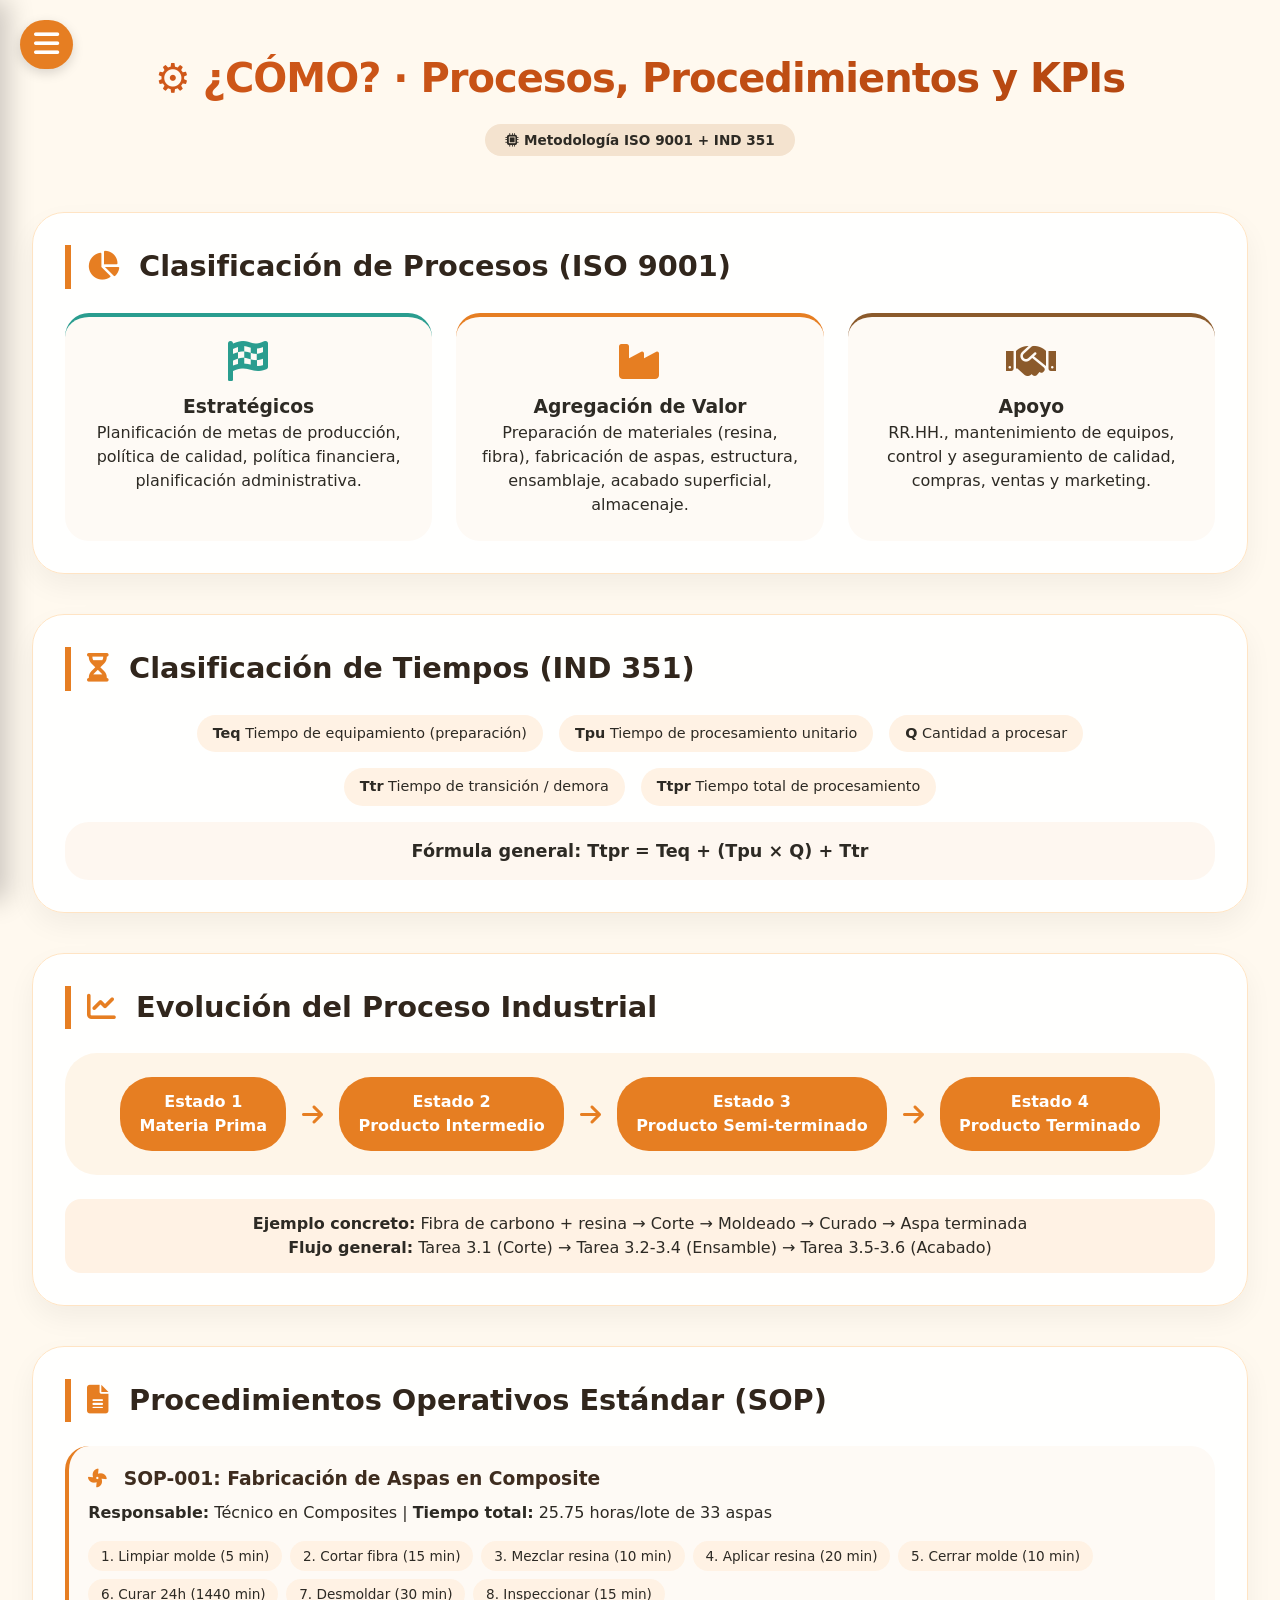
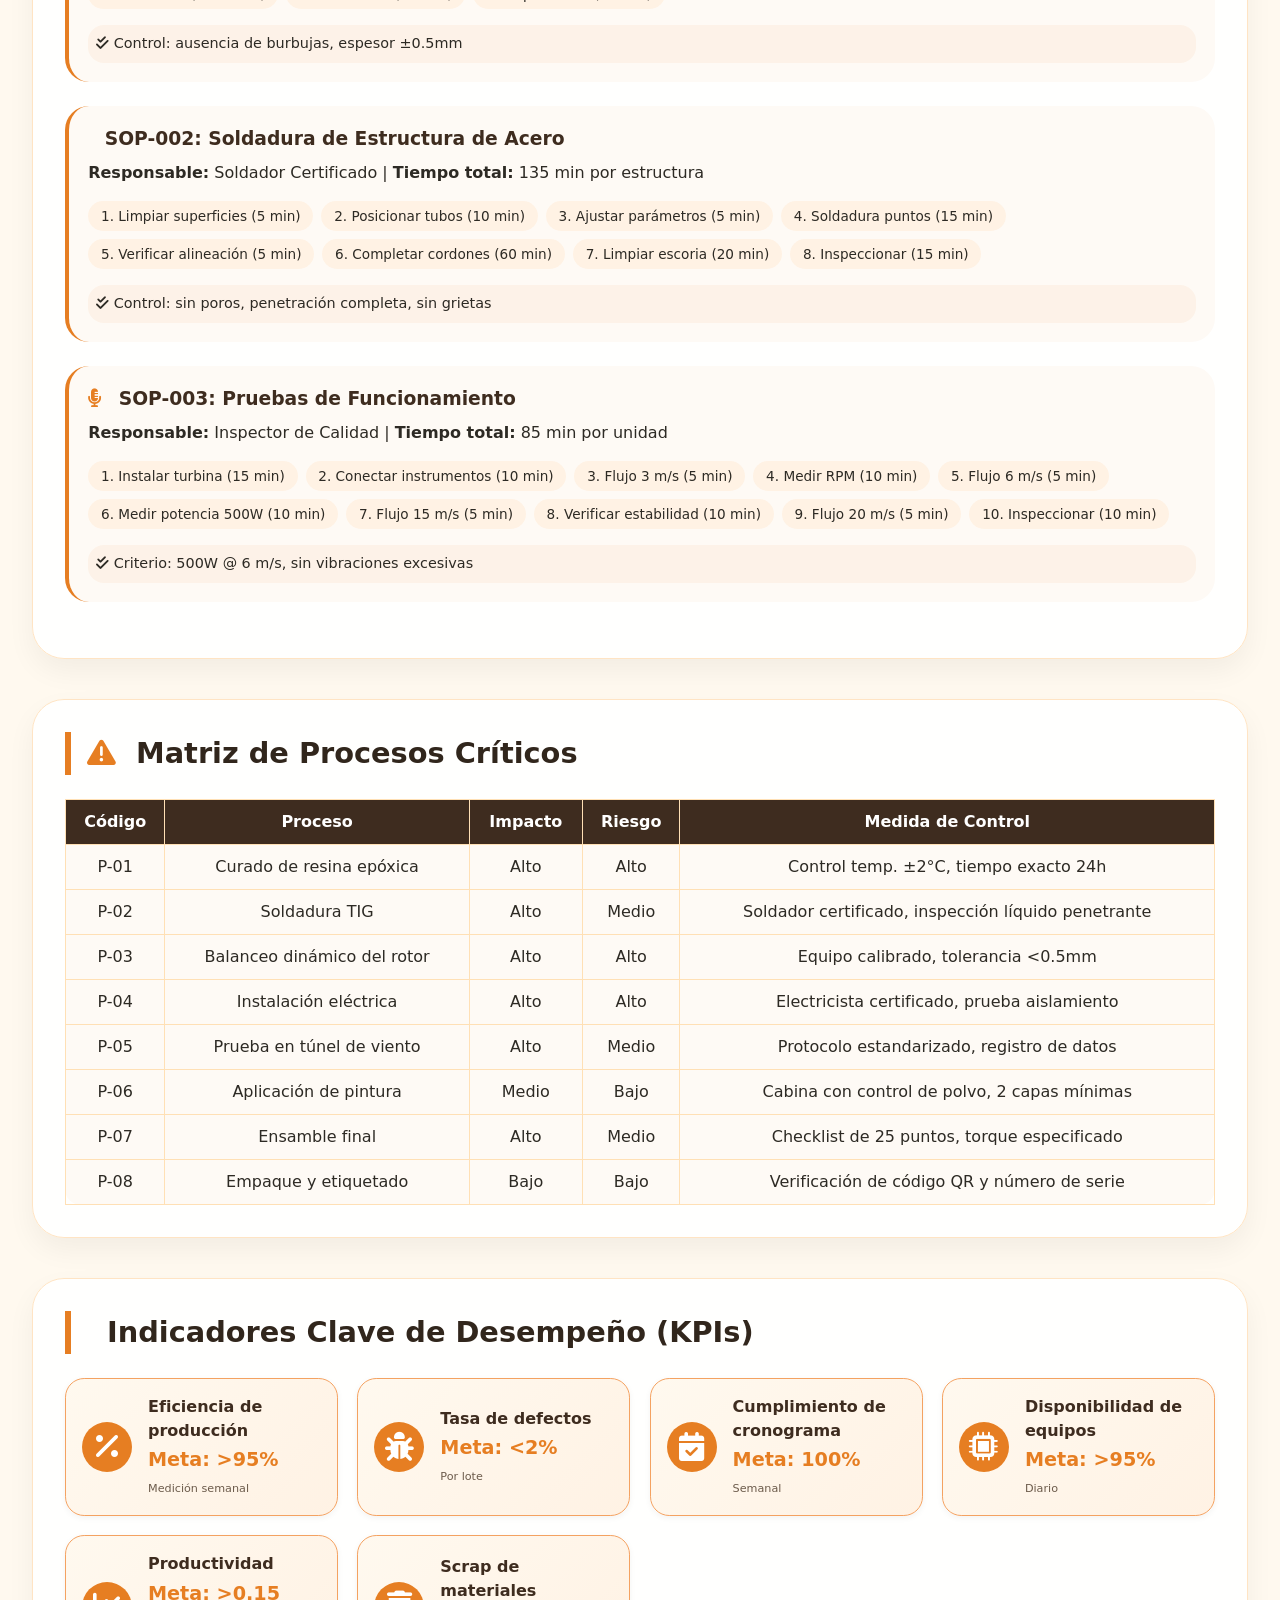
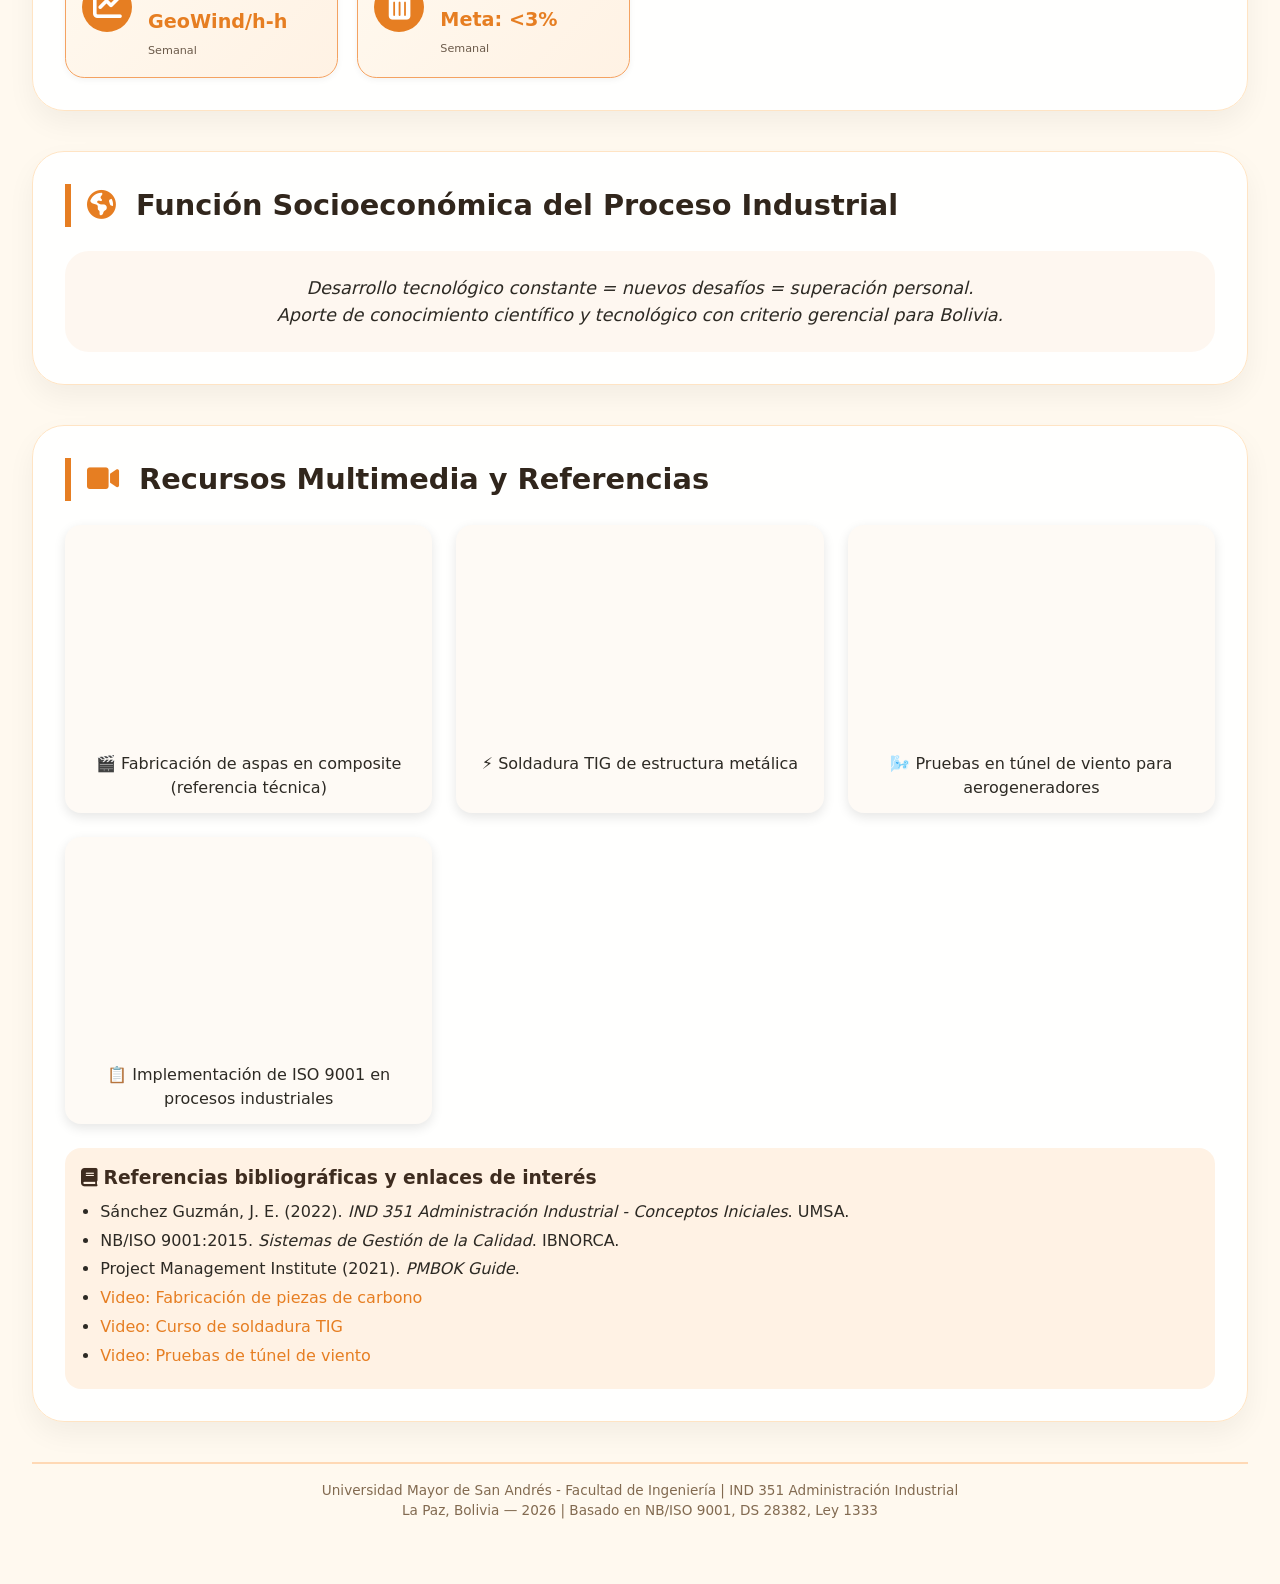
<file: como.html>
<!DOCTYPE html>
<html lang="es">
<head>
  <meta charset="UTF-8">
  <meta name="viewport" content="width=device-width, initial-scale=1.0, user-scalable=yes">
  <title>GeoWind Bolivia | ¿CÓMO? - Procesos y Procedimientos</title>
  <link rel="stylesheet" href="https://cdnjs.cloudflare.com/ajax/libs/font-awesome/6.0.0-beta3/css/all.min.css">
  <link rel="stylesheet" href="index.css">
  <link rel="stylesheet" href="como.css">
</head>
<body>

  <button class="menu-toggle" id="menuToggleBtn"><i class="fas fa-bars"></i></button>

  <div class="sidebar" id="sidebarMenu">
    <div class="sidebar-header"><i class="fas fa-wind"></i><h3>GeoWind<br><span>IND 351</span></h3></div>
    <nav class="sidebar-nav">
      <a href="index.html" class="nav-link"><i class="fas fa-home"></i> Inicio</a>
      <a href="que.html" class="nav-link"><i class="fas fa-question-circle"></i> ¿QUÉ?</a>
      <a href="quien.html" class="nav-link"><i class="fas fa-users"></i> ¿QUIÉN?</a>
      <a href="como.html" class="nav-link active"><i class="fas fa-cogs"></i> ¿CÓMO?</a>
      <a href="cuando.html" class="nav-link"><i class="fas fa-calendar-alt"></i> ¿CUÁNDO?</a>
      <a href="donde.html" class="nav-link"><i class="fas fa-map-marker-alt"></i> ¿DÓNDE?</a>
      <a href="conque.html" class="nav-link"><i class="fas fa-tools"></i> ¿CON QUÉ?</a>
      <a href="acosto.html" class="nav-link"><i class="fas fa-chart-line"></i> ¿A QUÉ COSTO?</a>
    </nav>
    <div class="sidebar-footer"><i class="fas fa-university"></i> UMSA - IND 351<br>Gestión 2026</div>
  </div>
  <div class="overlay" id="overlay"></div>

  <main class="main-container">
    <div class="hero">
      <h1>⚙️ ¿CÓMO? · Procesos, Procedimientos y KPIs</h1>
      <div class="badge-umsa"><i class="fas fa-microchip"></i> Metodología ISO 9001 + IND 351</div>
    </div>

    <!-- Tipos de procesos -->
    <section class="section-card">
      <div class="section-title"><i class="fas fa-chart-pie"></i> Clasificación de Procesos (ISO 9001)</div>
      <div class="procesos-tipos">
        <div class="proceso-card estrategico">
          <i class="fas fa-flag-checkered"></i>
          <h3>Estratégicos</h3>
          <p>Planificación de metas de producción, política de calidad, política financiera, planificación administrativa.</p>
        </div>
        <div class="proceso-card valor">
          <i class="fas fa-industry"></i>
          <h3>Agregación de Valor</h3>
          <p>Preparación de materiales (resina, fibra), fabricación de aspas, estructura, ensamblaje, acabado superficial, almacenaje.</p>
        </div>
        <div class="proceso-card apoyo">
          <i class="fas fa-handshake"></i>
          <h3>Apoyo</h3>
          <p>RR.HH., mantenimiento de equipos, control y aseguramiento de calidad, compras, ventas y marketing.</p>
        </div>
      </div>
    </section>

    <!-- Clasificación de tiempos y fórmula de procesamiento -->
    <section class="section-card">
      <div class="section-title"><i class="fas fa-hourglass-half"></i> Clasificación de Tiempos (IND 351)</div>
      <div class="tiempos-grid">
        <div class="tiempo-item"><strong>Teq</strong> Tiempo de equipamiento (preparación)</div>
        <div class="tiempo-item"><strong>Tpu</strong> Tiempo de procesamiento unitario</div>
        <div class="tiempo-item"><strong>Q</strong> Cantidad a procesar</div>
        <div class="tiempo-item"><strong>Ttr</strong> Tiempo de transición / demora</div>
        <div class="tiempo-item"><strong>Ttpr</strong> Tiempo total de procesamiento</div>
      </div>
      <div class="formula-box">
        <p><strong>Fórmula general:</strong> Ttpr = Teq + (Tpu × Q) + Ttr</p>
      </div>
    </section>

    <!-- Evolución del proceso productivo -->
    <section class="section-card">
      <div class="section-title"><i class="fas fa-chart-line"></i> Evolución del Proceso Industrial</div>
      <div class="evolucion">
        <span>Estado 1<br>Materia Prima</span> <i class="fas fa-arrow-right"></i>
        <span>Estado 2<br>Producto Intermedio</span> <i class="fas fa-arrow-right"></i>
        <span>Estado 3<br>Producto Semi-terminado</span> <i class="fas fa-arrow-right"></i>
        <span>Estado 4<br>Producto Terminado</span>
      </div>
      <div class="ejemplo-evolucion">
        <p><strong>Ejemplo concreto:</strong> Fibra de carbono + resina → Corte → Moldeado → Curado → Aspa terminada</p>
        <p><strong>Flujo general:</strong> Tarea 3.1 (Corte) → Tarea 3.2-3.4 (Ensamble) → Tarea 3.5-3.6 (Acabado)</p>
      </div>
    </section>

    <!-- Procedimientos Operativos Estándar (SOP) -->
    <section class="section-card">
      <div class="section-title"><i class="fas fa-file-alt"></i> Procedimientos Operativos Estándar (SOP)</div>
      
      <div class="sop">
        <h3><i class="fas fa-fan"></i> SOP-001: Fabricación de Aspas en Composite</h3>
        <p><strong>Responsable:</strong> Técnico en Composites | <strong>Tiempo total:</strong> 25.75 horas/lote de 33 aspas</p>
        <div class="pasos">
          <div>1. Limpiar molde (5 min)</div><div>2. Cortar fibra (15 min)</div><div>3. Mezclar resina (10 min)</div>
          <div>4. Aplicar resina (20 min)</div><div>5. Cerrar molde (10 min)</div><div>6. Curar 24h (1440 min)</div>
          <div>7. Desmoldar (30 min)</div><div>8. Inspeccionar (15 min)</div>
        </div>
        <p class="control-calidad"><i class="fas fa-check-double"></i> Control: ausencia de burbujas, espesor ±0.5mm</p>
      </div>

      <div class="sop">
        <h3><i class="fas fa-weld"></i> SOP-002: Soldadura de Estructura de Acero</h3>
        <p><strong>Responsable:</strong> Soldador Certificado | <strong>Tiempo total:</strong> 135 min por estructura</p>
        <div class="pasos">
          <div>1. Limpiar superficies (5 min)</div><div>2. Posicionar tubos (10 min)</div><div>3. Ajustar parámetros (5 min)</div>
          <div>4. Soldadura puntos (15 min)</div><div>5. Verificar alineación (5 min)</div><div>6. Completar cordones (60 min)</div>
          <div>7. Limpiar escoria (20 min)</div><div>8. Inspeccionar (15 min)</div>
        </div>
        <p class="control-calidad"><i class="fas fa-check-double"></i> Control: sin poros, penetración completa, sin grietas</p>
      </div>

      <div class="sop">
        <h3><i class="fas fa-microphone-alt"></i> SOP-003: Pruebas de Funcionamiento</h3>
        <p><strong>Responsable:</strong> Inspector de Calidad | <strong>Tiempo total:</strong> 85 min por unidad</p>
        <div class="pasos">
          <div>1. Instalar turbina (15 min)</div><div>2. Conectar instrumentos (10 min)</div><div>3. Flujo 3 m/s (5 min)</div>
          <div>4. Medir RPM (10 min)</div><div>5. Flujo 6 m/s (5 min)</div><div>6. Medir potencia 500W (10 min)</div>
          <div>7. Flujo 15 m/s (5 min)</div><div>8. Verificar estabilidad (10 min)</div><div>9. Flujo 20 m/s (5 min)</div>
          <div>10. Inspeccionar (10 min)</div>
        </div>
        <p class="control-calidad"><i class="fas fa-check-double"></i> Criterio: 500W @ 6 m/s, sin vibraciones excesivas</p>
      </div>
    </section>

    <!-- Matriz de Procesos Críticos (ampliada) -->
    <section class="section-card">
      <div class="section-title"><i class="fas fa-exclamation-triangle"></i> Matriz de Procesos Críticos</div>
      <div class="tabla-container">
        <table class="critica-tabla">
          <thead><tr><th>Código</th><th>Proceso</th><th>Impacto</th><th>Riesgo</th><th>Medida de Control</th></tr></thead>
          <tbody>
            <tr><td>P-01</td><td>Curado de resina epóxica</td><td>Alto</td><td>Alto</td><td>Control temp. ±2°C, tiempo exacto 24h</td></tr>
            <tr><td>P-02</td><td>Soldadura TIG</td><td>Alto</td><td>Medio</td><td>Soldador certificado, inspección líquido penetrante</td></tr>
            <tr><td>P-03</td><td>Balanceo dinámico del rotor</td><td>Alto</td><td>Alto</td><td>Equipo calibrado, tolerancia <0.5mm</td></tr>
            <tr><td>P-04</td><td>Instalación eléctrica</td><td>Alto</td><td>Alto</td><td>Electricista certificado, prueba aislamiento</td></tr>
            <tr><td>P-05</td><td>Prueba en túnel de viento</td><td>Alto</td><td>Medio</td><td>Protocolo estandarizado, registro de datos</td></tr>
            <tr><td>P-06</td><td>Aplicación de pintura</td><td>Medio</td><td>Bajo</td><td>Cabina con control de polvo, 2 capas mínimas</td></tr>
            <tr><td>P-07</td><td>Ensamble final</td><td>Alto</td><td>Medio</td><td>Checklist de 25 puntos, torque especificado</td></tr>
            <tr><td>P-08</td><td>Empaque y etiquetado</td><td>Bajo</td><td>Bajo</td><td>Verificación de código QR y número de serie</td></tr>
          </tbody>
        </table>
      </div>
    </section>

    <!-- KPIs con diseño mejorado -->
    <section class="section-card">
      <div class="section-title"><i class="fas fa-chart-simple"></i> Indicadores Clave de Desempeño (KPIs)</div>
      <div class="kpi-grid">
        <div class="kpi-card">
          <div class="kpi-icon"><i class="fas fa-percent"></i></div>
          <div class="kpi-info"><h4>Eficiencia de producción</h4><div class="kpi-meta">Meta: >95%</div><small>Medición semanal</small></div>
        </div>
        <div class="kpi-card">
          <div class="kpi-icon"><i class="fas fa-bug"></i></div>
          <div class="kpi-info"><h4>Tasa de defectos</h4><div class="kpi-meta">Meta: &lt;2%</div><small>Por lote</small></div>
        </div>
        <div class="kpi-card">
          <div class="kpi-icon"><i class="fas fa-calendar-check"></i></div>
          <div class="kpi-info"><h4>Cumplimiento de cronograma</h4><div class="kpi-meta">Meta: 100%</div><small>Semanal</small></div>
        </div>
        <div class="kpi-card">
          <div class="kpi-icon"><i class="fas fa-microchip"></i></div>
          <div class="kpi-info"><h4>Disponibilidad de equipos</h4><div class="kpi-meta">Meta: >95%</div><small>Diario</small></div>
        </div>
        <div class="kpi-card">
          <div class="kpi-icon"><i class="fas fa-chart-line"></i></div>
          <div class="kpi-info"><h4>Productividad</h4><div class="kpi-meta">Meta: >0.15 GeoWind/h-h</div><small>Semanal</small></div>
        </div>
        <div class="kpi-card">
          <div class="kpi-icon"><i class="fas fa-trash-alt"></i></div>
          <div class="kpi-info"><h4>Scrap de materiales</h4><div class="kpi-meta">Meta: &lt;3%</div><small>Semanal</small></div>
        </div>
      </div>
    </section>

    <!-- Función socioeconómica -->
    <section class="section-card">
      <div class="section-title"><i class="fas fa-globe-americas"></i> Función Socioeconómica del Proceso Industrial</div>
      <p class="socioeconomico">Desarrollo tecnológico constante = nuevos desafíos = superación personal.<br>Aporte de conocimiento científico y tecnológico con criterio gerencial para Bolivia.</p>
    </section>

    <!-- RECURSOS MULTIMEDIA Y REFERENCIAS -->
    <section class="section-card">
      <div class="section-title"><i class="fas fa-video"></i> Recursos Multimedia y Referencias</div>
      <div class="videos-grid">
        <div class="video-item">
          <iframe src="https://www.youtube.com/embed/A8aR1r-4Yho" title="Fabricación de composites" frameborder="0" allowfullscreen></iframe>
          <p>🎬 Fabricación de aspas en composite (referencia técnica)</p>
        </div>
        <div class="video-item">
          <iframe src="https://www.youtube.com/embed/dZ3I8ZzL5b0" title="Soldadura TIG" frameborder="0" allowfullscreen></iframe>
          <p>⚡ Soldadura TIG de estructura metálica</p>
        </div>
        <div class="video-item">
          <iframe src="https://www.youtube.com/embed/Hv6jWHZwFq8" title="Pruebas túnel de viento" frameborder="0" allowfullscreen></iframe>
          <p>🌬️ Pruebas en túnel de viento para aerogeneradores</p>
        </div>
        <div class="video-item">
          <iframe src="https://www.youtube.com/embed/9nWcFZ5cJAg" title="Gestión de calidad ISO 9001" frameborder="0" allowfullscreen></iframe>
          <p>📋 Implementación de ISO 9001 en procesos industriales</p>
        </div>
      </div>
      <div class="referencias">
        <h3><i class="fas fa-book"></i> Referencias bibliográficas y enlaces de interés</h3>
        <ul>
          <li>Sánchez Guzmán, J. E. (2022). <em>IND 351 Administración Industrial - Conceptos Iniciales</em>. UMSA.</li>
          <li>NB/ISO 9001:2015. <em>Sistemas de Gestión de la Calidad</em>. IBNORCA.</li>
          <li>Project Management Institute (2021). <em>PMBOK Guide</em>.</li>
          <li><a href="https://www.youtube.com/watch?v=A8aR1r-4Yho" target="_blank">Video: Fabricación de piezas de carbono</a></li>
          <li><a href="https://www.youtube.com/watch?v=dZ3I8ZzL5b0" target="_blank">Video: Curso de soldadura TIG</a></li>
          <li><a href="https://www.youtube.com/watch?v=Hv6jWHZwFq8" target="_blank">Video: Pruebas de túnel de viento</a></li>
        </ul>
      </div>
    </section>

    <footer>
      <p>Universidad Mayor de San Andrés - Facultad de Ingeniería | IND 351 Administración Industrial</p>
      <p>La Paz, Bolivia — 2026 | Basado en NB/ISO 9001, DS 28382, Ley 1333</p>
    </footer>
  </main>

  <script src="script.js"></script>
</body>
</html>
</file>
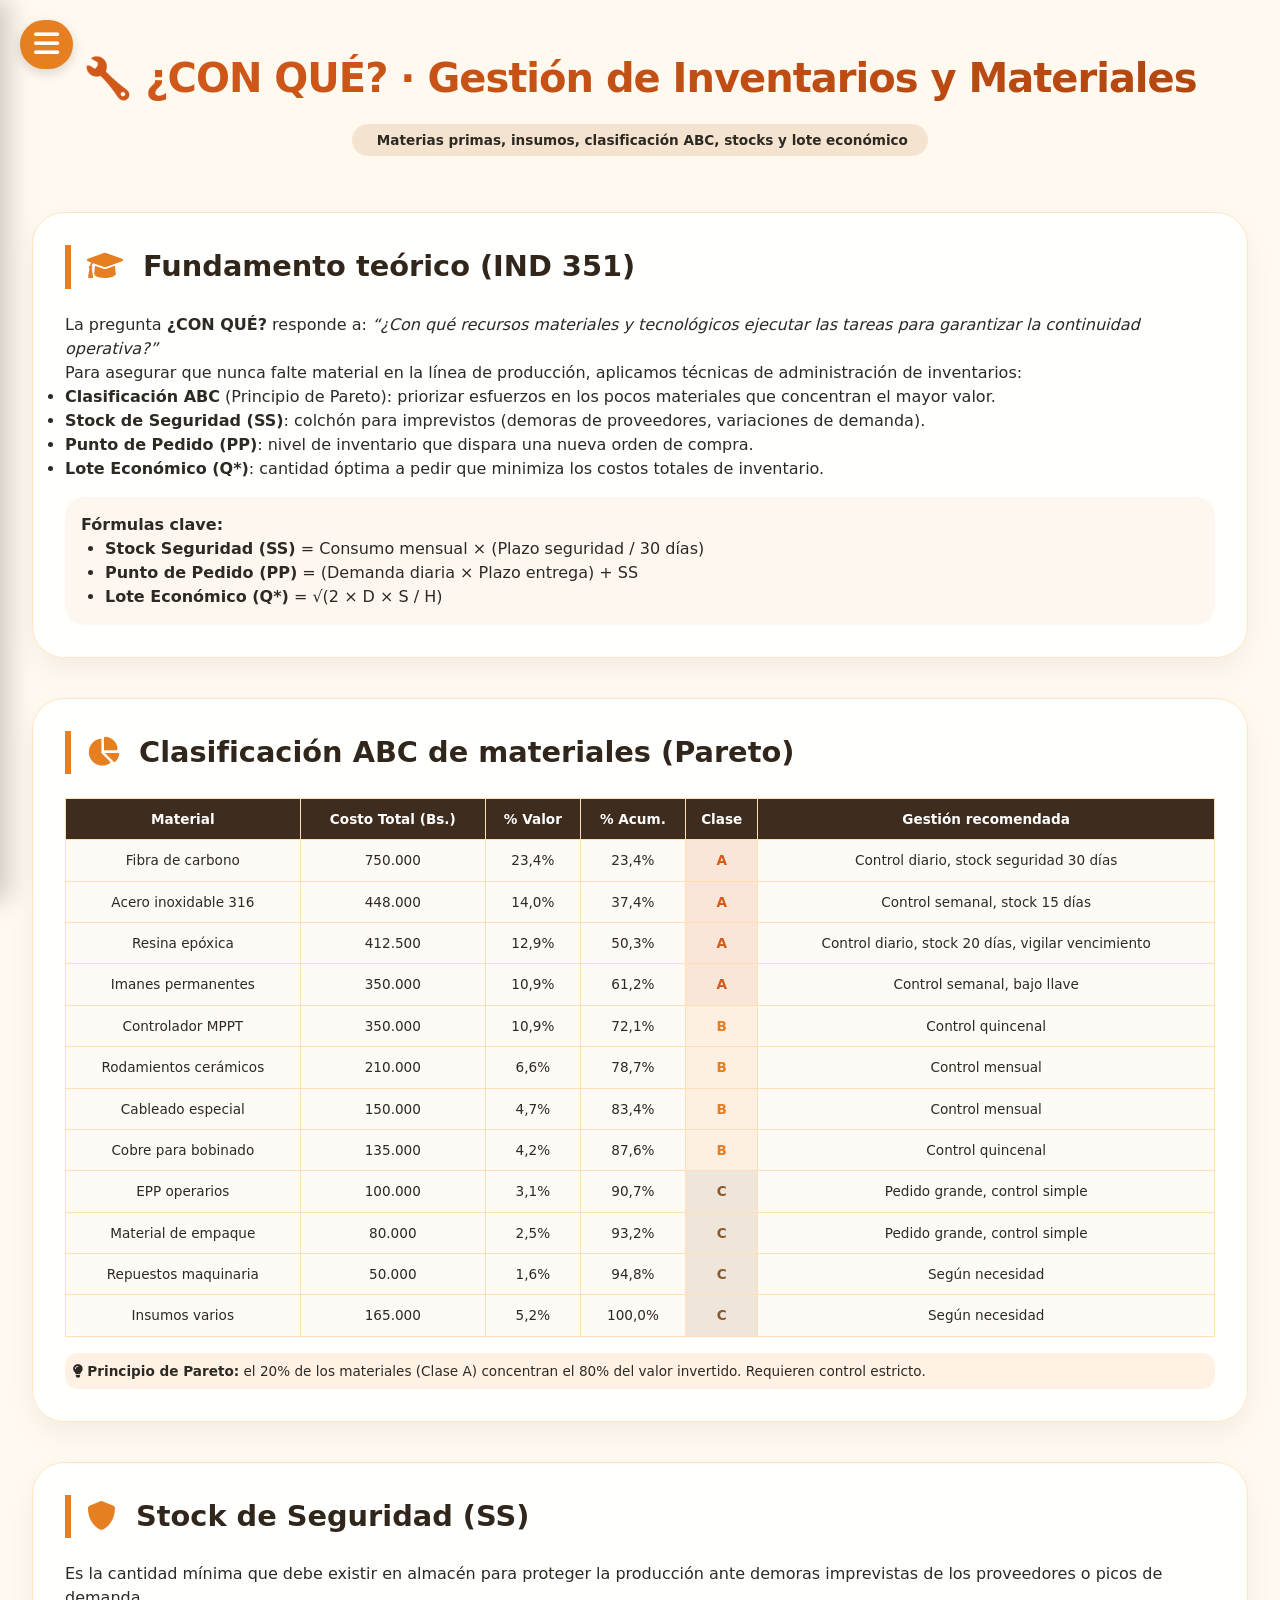
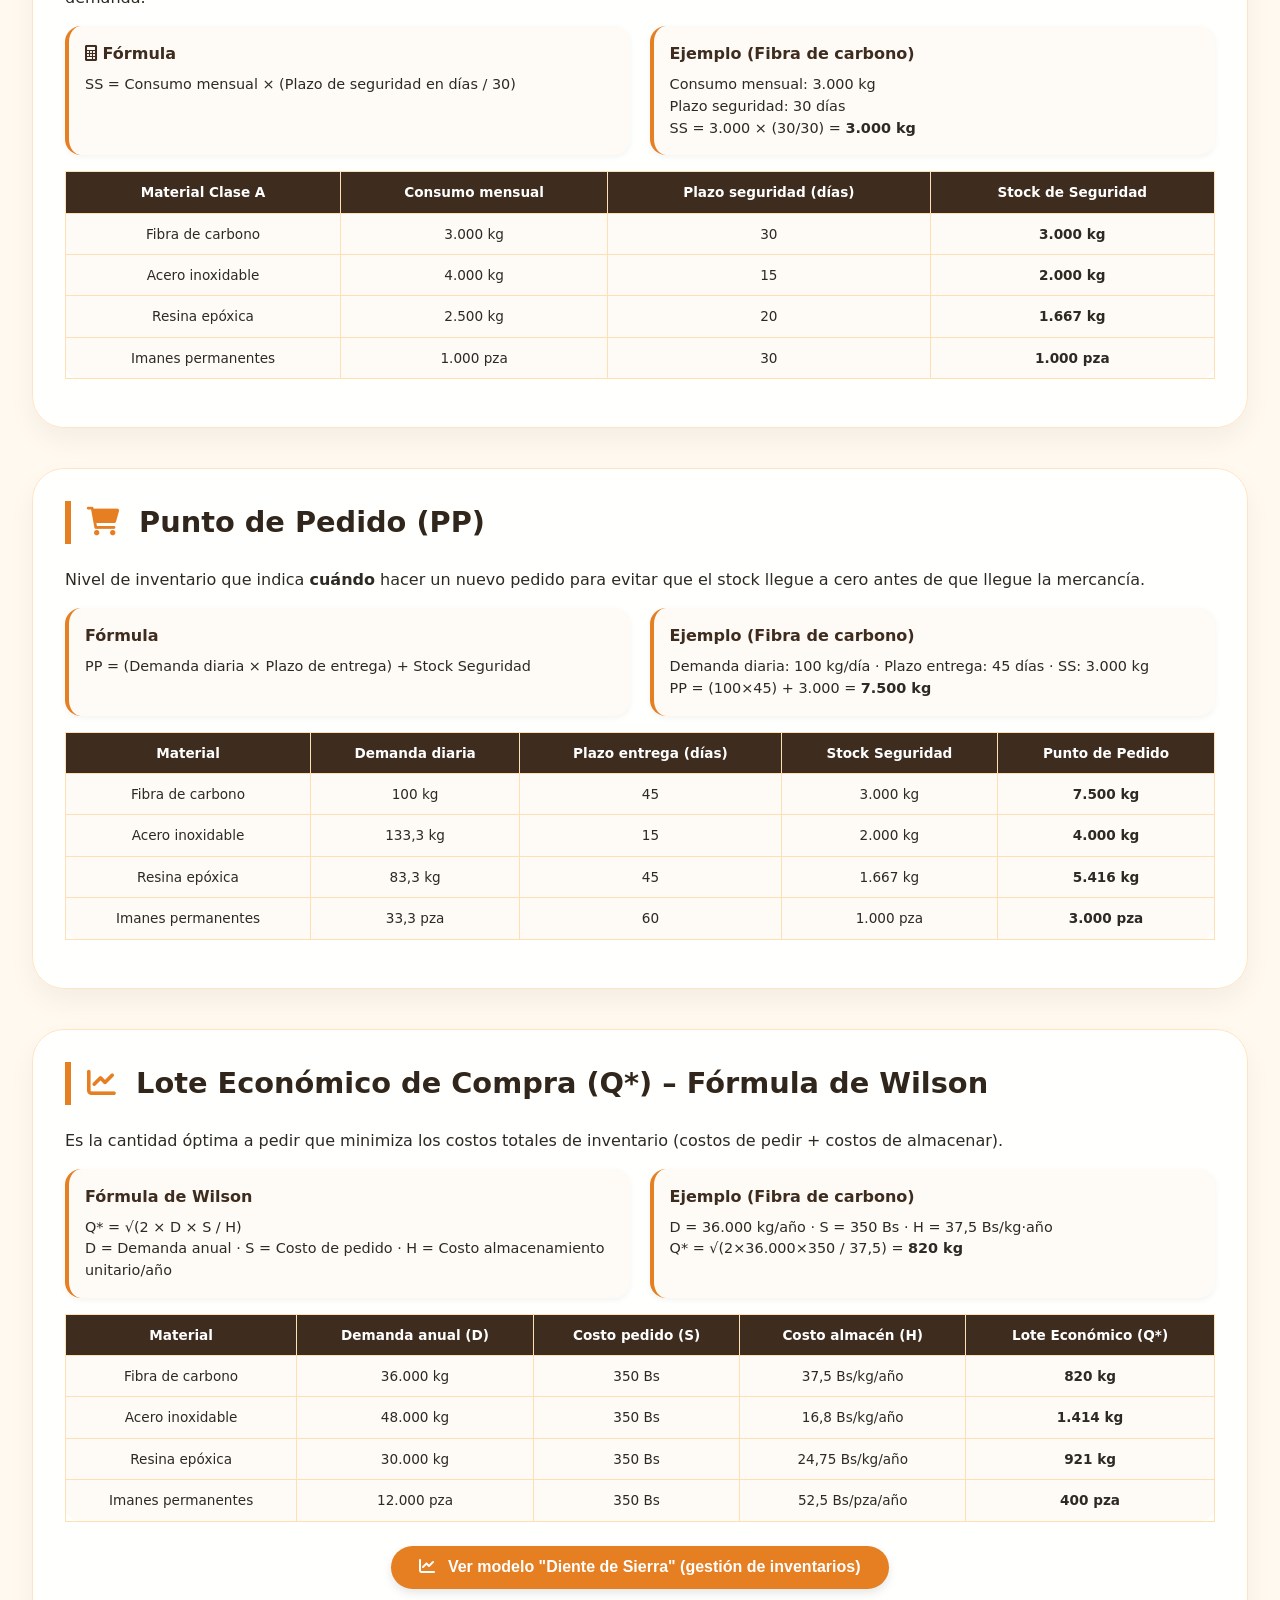
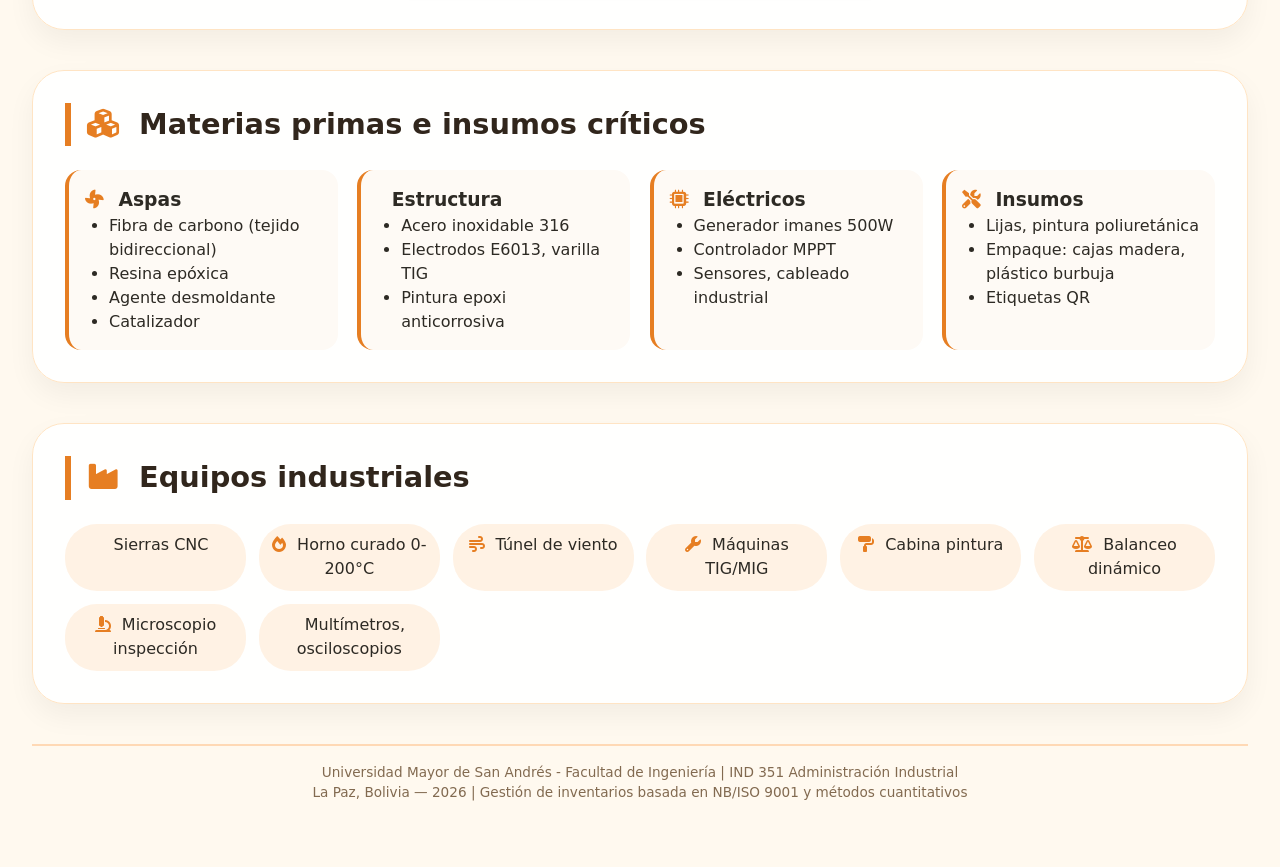
<file: conque.html>
<!DOCTYPE html>
<html lang="es">
<head>
  <meta charset="UTF-8">
  <meta name="viewport" content="width=device-width, initial-scale=1.0, user-scalable=yes">
  <title>GeoWind Bolivia | ¿CON QUÉ? - Gestión de inventarios</title>
  <link rel="stylesheet" href="https://cdnjs.cloudflare.com/ajax/libs/font-awesome/6.0.0-beta3/css/all.min.css">
  <link rel="stylesheet" href="index.css">
  <link rel="stylesheet" href="conque.css">
</head>
<body>

  <button class="menu-toggle" id="menuToggleBtn"><i class="fas fa-bars"></i></button>

  <div class="sidebar" id="sidebarMenu">
    <div class="sidebar-header"><i class="fas fa-wind"></i><h3>GeoWind<br><span>IND 351</span></h3></div>
    <nav class="sidebar-nav">
      <a href="index.html" class="nav-link"><i class="fas fa-home"></i> Inicio</a>
      <a href="que.html" class="nav-link"><i class="fas fa-question-circle"></i> ¿QUÉ?</a>
      <a href="quien.html" class="nav-link"><i class="fas fa-users"></i> ¿QUIÉN?</a>
      <a href="como.html" class="nav-link"><i class="fas fa-cogs"></i> ¿CÓMO?</a>
      <a href="cuando.html" class="nav-link"><i class="fas fa-calendar-alt"></i> ¿CUÁNDO?</a>
      <a href="donde.html" class="nav-link"><i class="fas fa-map-marker-alt"></i> ¿DÓNDE?</a>
      <a href="conque.html" class="nav-link active"><i class="fas fa-tools"></i> ¿CON QUÉ?</a>
      <a href="acosto.html" class="nav-link"><i class="fas fa-chart-line"></i> ¿A QUÉ COSTO?</a>
    </nav>
    <div class="sidebar-footer"><i class="fas fa-university"></i> UMSA - IND 351<br>Gestión 2026</div>
  </div>
  <div class="overlay" id="overlay"></div>

  <main class="main-container">
    <div class="hero">
      <h1>🔧 ¿CON QUÉ? · Gestión de Inventarios y Materiales</h1>
      <div class="badge-umsa"><i class="fas fa-crate-empty"></i> Materias primas, insumos, clasificación ABC, stocks y lote económico</div>
    </div>

    <!-- FUNDAMENTO TEÓRICO -->
    <section class="section-card">
      <div class="section-title"><i class="fas fa-graduation-cap"></i> Fundamento teórico (IND 351)</div>
      <p>La pregunta <strong>¿CON QUÉ?</strong> responde a: <em>“¿Con qué recursos materiales y tecnológicos ejecutar las tareas para garantizar la continuidad operativa?”</em></p>
      <p>Para asegurar que nunca falte material en la línea de producción, aplicamos técnicas de administración de inventarios:</p>
      <ul>
        <li><strong>Clasificación ABC</strong> (Principio de Pareto): priorizar esfuerzos en los pocos materiales que concentran el mayor valor.</li>
        <li><strong>Stock de Seguridad (SS)</strong>: colchón para imprevistos (demoras de proveedores, variaciones de demanda).</li>
        <li><strong>Punto de Pedido (PP)</strong>: nivel de inventario que dispara una nueva orden de compra.</li>
        <li><strong>Lote Económico (Q*)</strong>: cantidad óptima a pedir que minimiza los costos totales de inventario.</li>
      </ul>
      <div class="formula-basica">
        <p><strong>Fórmulas clave:</strong></p>
        <ul>
          <li><strong>Stock Seguridad (SS)</strong> = Consumo mensual × (Plazo seguridad / 30 días)</li>
          <li><strong>Punto de Pedido (PP)</strong> = (Demanda diaria × Plazo entrega) + SS</li>
          <li><strong>Lote Económico (Q*)</strong> = √(2 × D × S / H)</li>
        </ul>
      </div>
    </section>

    <!-- CLASIFICACIÓN ABC COMPLETA -->
    <section class="section-card">
      <div class="section-title"><i class="fas fa-chart-pie"></i> Clasificación ABC de materiales (Pareto)</div>
      <div class="tabla-container">
        <table class="abc-table">
          <thead>
            <tr><th>Material</th><th>Costo Total (Bs.)</th><th>% Valor</th><th>% Acum.</th><th>Clase</th><th>Gestión recomendada</th></tr>
          </thead>
          <tbody>
            <tr><td>Fibra de carbono</td><td>750.000</td><td>23,4%</td><td>23,4%</td><td class="clase-a">A</td><td>Control diario, stock seguridad 30 días</td></tr>
            <tr><td>Acero inoxidable 316</td><td>448.000</td><td>14,0%</td><td>37,4%</td><td class="clase-a">A</td><td>Control semanal, stock 15 días</td></tr>
            <tr><td>Resina epóxica</td><td>412.500</td><td>12,9%</td><td>50,3%</td><td class="clase-a">A</td><td>Control diario, stock 20 días, vigilar vencimiento</td></tr>
            <tr><td>Imanes permanentes</td><td>350.000</td><td>10,9%</td><td>61,2%</td><td class="clase-a">A</td><td>Control semanal, bajo llave</td></tr>
            <tr><td>Controlador MPPT</td><td>350.000</td><td>10,9%</td><td>72,1%</td><td class="clase-b">B</td><td>Control quincenal</td></tr>
            <tr><td>Rodamientos cerámicos</td><td>210.000</td><td>6,6%</td><td>78,7%</td><td class="clase-b">B</td><td>Control mensual</td></tr>
            <tr><td>Cableado especial</td><td>150.000</td><td>4,7%</td><td>83,4%</td><td class="clase-b">B</td><td>Control mensual</td></tr>
            <tr><td>Cobre para bobinado</td><td>135.000</td><td>4,2%</td><td>87,6%</td><td class="clase-b">B</td><td>Control quincenal</td></tr>
            <tr><td>EPP operarios</td><td>100.000</td><td>3,1%</td><td>90,7%</td><td class="clase-c">C</td><td>Pedido grande, control simple</td></tr>
            <tr><td>Material de empaque</td><td>80.000</td><td>2,5%</td><td>93,2%</td><td class="clase-c">C</td><td>Pedido grande, control simple</td></tr>
            <tr><td>Repuestos maquinaria</td><td>50.000</td><td>1,6%</td><td>94,8%</td><td class="clase-c">C</td><td>Según necesidad</td></tr>
            <tr><td>Insumos varios</td><td>165.000</td><td>5,2%</td><td>100,0%</td><td class="clase-c">C</td><td>Según necesidad</td></tr>
          </tbody>
        </table>
      </div>
      <p class="nota"><i class="fas fa-lightbulb"></i> <strong>Principio de Pareto:</strong> el 20% de los materiales (Clase A) concentran el 80% del valor invertido. Requieren control estricto.</p>
    </section>

    <!-- STOCK DE SEGURIDAD -->
    <section class="section-card">
      <div class="section-title"><i class="fas fa-shield-alt"></i> Stock de Seguridad (SS)</div>
      <p>Es la cantidad mínima que debe existir en almacén para proteger la producción ante demoras imprevistas de los proveedores o picos de demanda.</p>
      <div class="calculos-grid">
        <div class="calc-card">
          <h4><i class="fas fa-calculator"></i> Fórmula</h4>
          <p>SS = Consumo mensual × (Plazo de seguridad en días / 30)</p>
        </div>
        <div class="calc-card">
          <h4>Ejemplo (Fibra de carbono)</h4>
          <p>Consumo mensual: 3.000 kg<br>Plazo seguridad: 30 días<br>SS = 3.000 × (30/30) = <strong>3.000 kg</strong></p>
        </div>
      </div>
      <div class="tabla-container">
        <table class="ss-table">
          <thead><tr><th>Material Clase A</th><th>Consumo mensual</th><th>Plazo seguridad (días)</th><th>Stock de Seguridad</th></tr></thead>
          <tbody>
            <tr><td>Fibra de carbono</td><td>3.000 kg</td><td>30</td><td><strong>3.000 kg</strong></td></tr>
            <tr><td>Acero inoxidable</td><td>4.000 kg</td><td>15</td><td><strong>2.000 kg</strong></td></tr>
            <tr><td>Resina epóxica</td><td>2.500 kg</td><td>20</td><td><strong>1.667 kg</strong></td></tr>
            <tr><td>Imanes permanentes</td><td>1.000 pza</td><td>30</td><td><strong>1.000 pza</strong></td></tr>
          </tbody>
        </table>
      </div>
    </section>

    <!-- PUNTO DE PEDIDO -->
    <section class="section-card">
      <div class="section-title"><i class="fas fa-shopping-cart"></i> Punto de Pedido (PP)</div>
      <p>Nivel de inventario que indica <strong>cuándo</strong> hacer un nuevo pedido para evitar que el stock llegue a cero antes de que llegue la mercancía.</p>
      <div class="calculos-grid">
        <div class="calc-card">
          <h4>Fórmula</h4>
          <p>PP = (Demanda diaria × Plazo de entrega) + Stock Seguridad</p>
        </div>
        <div class="calc-card">
          <h4>Ejemplo (Fibra de carbono)</h4>
          <p>Demanda diaria: 100 kg/día · Plazo entrega: 45 días · SS: 3.000 kg<br>PP = (100×45) + 3.000 = <strong>7.500 kg</strong></p>
        </div>
      </div>
      <div class="tabla-container">
        <table class="pp-table">
          <thead><tr><th>Material</th><th>Demanda diaria</th><th>Plazo entrega (días)</th><th>Stock Seguridad</th><th>Punto de Pedido</th></tr></thead>
          <tbody>
            <tr><td>Fibra de carbono</td><td>100 kg</td><td>45</td><td>3.000 kg</td><td><strong>7.500 kg</strong></td></tr>
            <tr><td>Acero inoxidable</td><td>133,3 kg</td><td>15</td><td>2.000 kg</td><td><strong>4.000 kg</strong></td></tr>
            <tr><td>Resina epóxica</td><td>83,3 kg</td><td>45</td><td>1.667 kg</td><td><strong>5.416 kg</strong></td></tr>
            <tr><td>Imanes permanentes</td><td>33,3 pza</td><td>60</td><td>1.000 pza</td><td><strong>3.000 pza</strong></td></tr>
          </tbody>
        </table>
      </div>
    </section>

    <!-- LOTE ECONÓMICO (Q*) -->
    <section class="section-card">
      <div class="section-title"><i class="fas fa-chart-line"></i> Lote Económico de Compra (Q*) – Fórmula de Wilson</div>
      <p>Es la cantidad óptima a pedir que minimiza los costos totales de inventario (costos de pedir + costos de almacenar).</p>
      <div class="calculos-grid">
        <div class="calc-card">
          <h4>Fórmula de Wilson</h4>
          <p>Q* = √(2 × D × S / H)</p>
          <p>D = Demanda anual · S = Costo de pedido · H = Costo almacenamiento unitario/año</p>
        </div>
        <div class="calc-card">
          <h4>Ejemplo (Fibra de carbono)</h4>
          <p>D = 36.000 kg/año · S = 350 Bs · H = 37,5 Bs/kg·año<br>Q* = √(2×36.000×350 / 37,5) = <strong>820 kg</strong></p>
        </div>
      </div>
      <div class="tabla-container">
        <table class="qe-table">
          <thead><tr><th>Material</th><th>Demanda anual (D)</th><th>Costo pedido (S)</th><th>Costo almacén (H)</th><th>Lote Económico (Q*)</th></tr></thead>
          <tbody>
            <tr><td>Fibra de carbono</td><td>36.000 kg</td><td>350 Bs</td><td>37,5 Bs/kg/año</td><td><strong>820 kg</strong></td></tr>
            <tr><td>Acero inoxidable</td><td>48.000 kg</td><td>350 Bs</td><td>16,8 Bs/kg/año</td><td><strong>1.414 kg</strong></td></tr>
            <tr><td>Resina epóxica</td><td>30.000 kg</td><td>350 Bs</td><td>24,75 Bs/kg/año</td><td><strong>921 kg</strong></td></tr>
            <tr><td>Imanes permanentes</td><td>12.000 pza</td><td>350 Bs</td><td>52,5 Bs/pza/año</td><td><strong>400 pza</strong></td></tr>
          </tbody>
        </table>
      </div>
      <div class="btn-modelo-container">
        <button id="btnMostrarSierra" class="btn-modelo"><i class="fas fa-chart-line"></i> Ver modelo "Diente de Sierra" (gestión de inventarios)</button>
      </div>
    </section>

    <!-- MATERIAS PRIMAS Y EQUIPOS (secciones originales mejoradas) -->
    <section class="section-card">
      <div class="section-title"><i class="fas fa-cubes"></i> Materias primas e insumos críticos</div>
      <div class="materiales-grid">
        <div class="material-categoria"><h3><i class="fas fa-fan"></i> Aspas</h3><ul><li>Fibra de carbono (tejido bidireccional)</li><li>Resina epóxica</li><li>Agente desmoldante</li><li>Catalizador</li></ul></div>
        <div class="material-categoria"><h3><i class="fas fa-weld"></i> Estructura</h3><ul><li>Acero inoxidable 316</li><li>Electrodos E6013, varilla TIG</li><li>Pintura epoxi anticorrosiva</li></ul></div>
        <div class="material-categoria"><h3><i class="fas fa-microchip"></i> Eléctricos</h3><ul><li>Generador imanes 500W</li><li>Controlador MPPT</li><li>Sensores, cableado industrial</li></ul></div>
        <div class="material-categoria"><h3><i class="fas fa-tools"></i> Insumos</h3><ul><li>Lijas, pintura poliuretánica</li><li>Empaque: cajas madera, plástico burbuja</li><li>Etiquetas QR</li></ul></div>
      </div>
    </section>

    <section class="section-card">
      <div class="section-title"><i class="fas fa-industry"></i> Equipos industriales</div>
      <div class="equipos-grid">
        <div class="equipo"><i class="fas fa-cutter"></i> Sierras CNC</div>
        <div class="equipo"><i class="fas fa-fire"></i> Horno curado 0-200°C</div>
        <div class="equipo"><i class="fas fa-wind"></i> Túnel de viento</div>
        <div class="equipo"><i class="fas fa-wrench"></i> Máquinas TIG/MIG</div>
        <div class="equipo"><i class="fas fa-paint-roller"></i> Cabina pintura</div>
        <div class="equipo"><i class="fas fa-balance-scale"></i> Balanceo dinámico</div>
        <div class="equipo"><i class="fas fa-microscope"></i> Microscopio inspección</div>
        <div class="equipo"><i class="fas fa-multimeter"></i> Multímetros, osciloscopios</div>
      </div>
    </section>

    <footer>
      <p>Universidad Mayor de San Andrés - Facultad de Ingeniería | IND 351 Administración Industrial</p>
      <p>La Paz, Bolivia — 2026 | Gestión de inventarios basada en NB/ISO 9001 y métodos cuantitativos</p>
    </footer>
  </main>

  <!-- MODAL PARA LA IMAGEN SIERRA.JPG -->
  <div id="modalSierra" class="modal">
    <div class="modal-content">
      <span class="close-modal">&times;</span>
      <h3><i class="fas fa-chart-line"></i> Modelo Diente de Sierra – Control de inventarios</h3>
      <div class="zoom-controls">
        <button id="zoomInBtn" class="zoom-btn"><i class="fas fa-search-plus"></i></button>
        <button id="zoomOutBtn" class="zoom-btn"><i class="fas fa-search-minus"></i></button>
        <button id="zoomResetBtn" class="zoom-btn"><i class="fas fa-undo-alt"></i></button>
      </div>
      <div class="modal-image-container" id="modalImageContainer">
        <img id="sierraImage" src="sierra.jpg" alt="Modelo Diente de Sierra - Inventario GeoWind">
      </div>
      <p class="modal-nota">Haga clic en la imagen para alternar zoom rápido | Use botones +/- para ajustar</p>
    </div>
  </div>

  <script src="script.js"></script>
  <script>
    // Modal y zoom para imagen sierra.jpg
    const modal = document.getElementById('modalSierra');
    const btn = document.getElementById('btnMostrarSierra');
    const closeBtn = document.querySelector('.close-modal');
    const modalImg = document.getElementById('sierraImage');
    const container = document.getElementById('modalImageContainer');
    let currentZoom = 1;

    function openModal() { modal.style.display = 'flex'; document.body.style.overflow = 'hidden'; resetZoom(); }
    function closeModal() { modal.style.display = 'none'; document.body.style.overflow = 'auto'; }
    function resetZoom() { currentZoom = 1; modalImg.style.transform = `scale(${currentZoom})`; modalImg.style.cursor = 'zoom-in'; }
    function zoomIn() { if (currentZoom < 2.5) { currentZoom += 0.25; modalImg.style.transform = `scale(${currentZoom})`; modalImg.style.cursor = currentZoom > 1 ? 'zoom-out' : 'zoom-in'; } }
    function zoomOut() { if (currentZoom > 0.6) { currentZoom -= 0.25; modalImg.style.transform = `scale(${currentZoom})`; modalImg.style.cursor = currentZoom <= 1 ? 'zoom-in' : 'zoom-out'; } }
    modalImg.addEventListener('click', () => { if (currentZoom === 1) zoomIn(); else resetZoom(); });
    if (btn) btn.addEventListener('click', openModal);
    if (closeBtn) closeBtn.addEventListener('click', closeModal);
    window.addEventListener('click', (e) => { if (e.target === modal) closeModal(); });
    document.getElementById('zoomInBtn')?.addEventListener('click', zoomIn);
    document.getElementById('zoomOutBtn')?.addEventListener('click', zoomOut);
    document.getElementById('zoomResetBtn')?.addEventListener('click', resetZoom);
    // Si la imagen no existe, mostrar placeholder
    modalImg.onerror = () => { modalImg.src = 'https://placehold.co/1000x600/F4E3D0/E67E22?text=Modelo+Diente+de+Sierra+(imagen+no+encontrada)'; modalImg.alt = 'Imagen no disponible'; };
  </script>
</body>
</html>
</file>
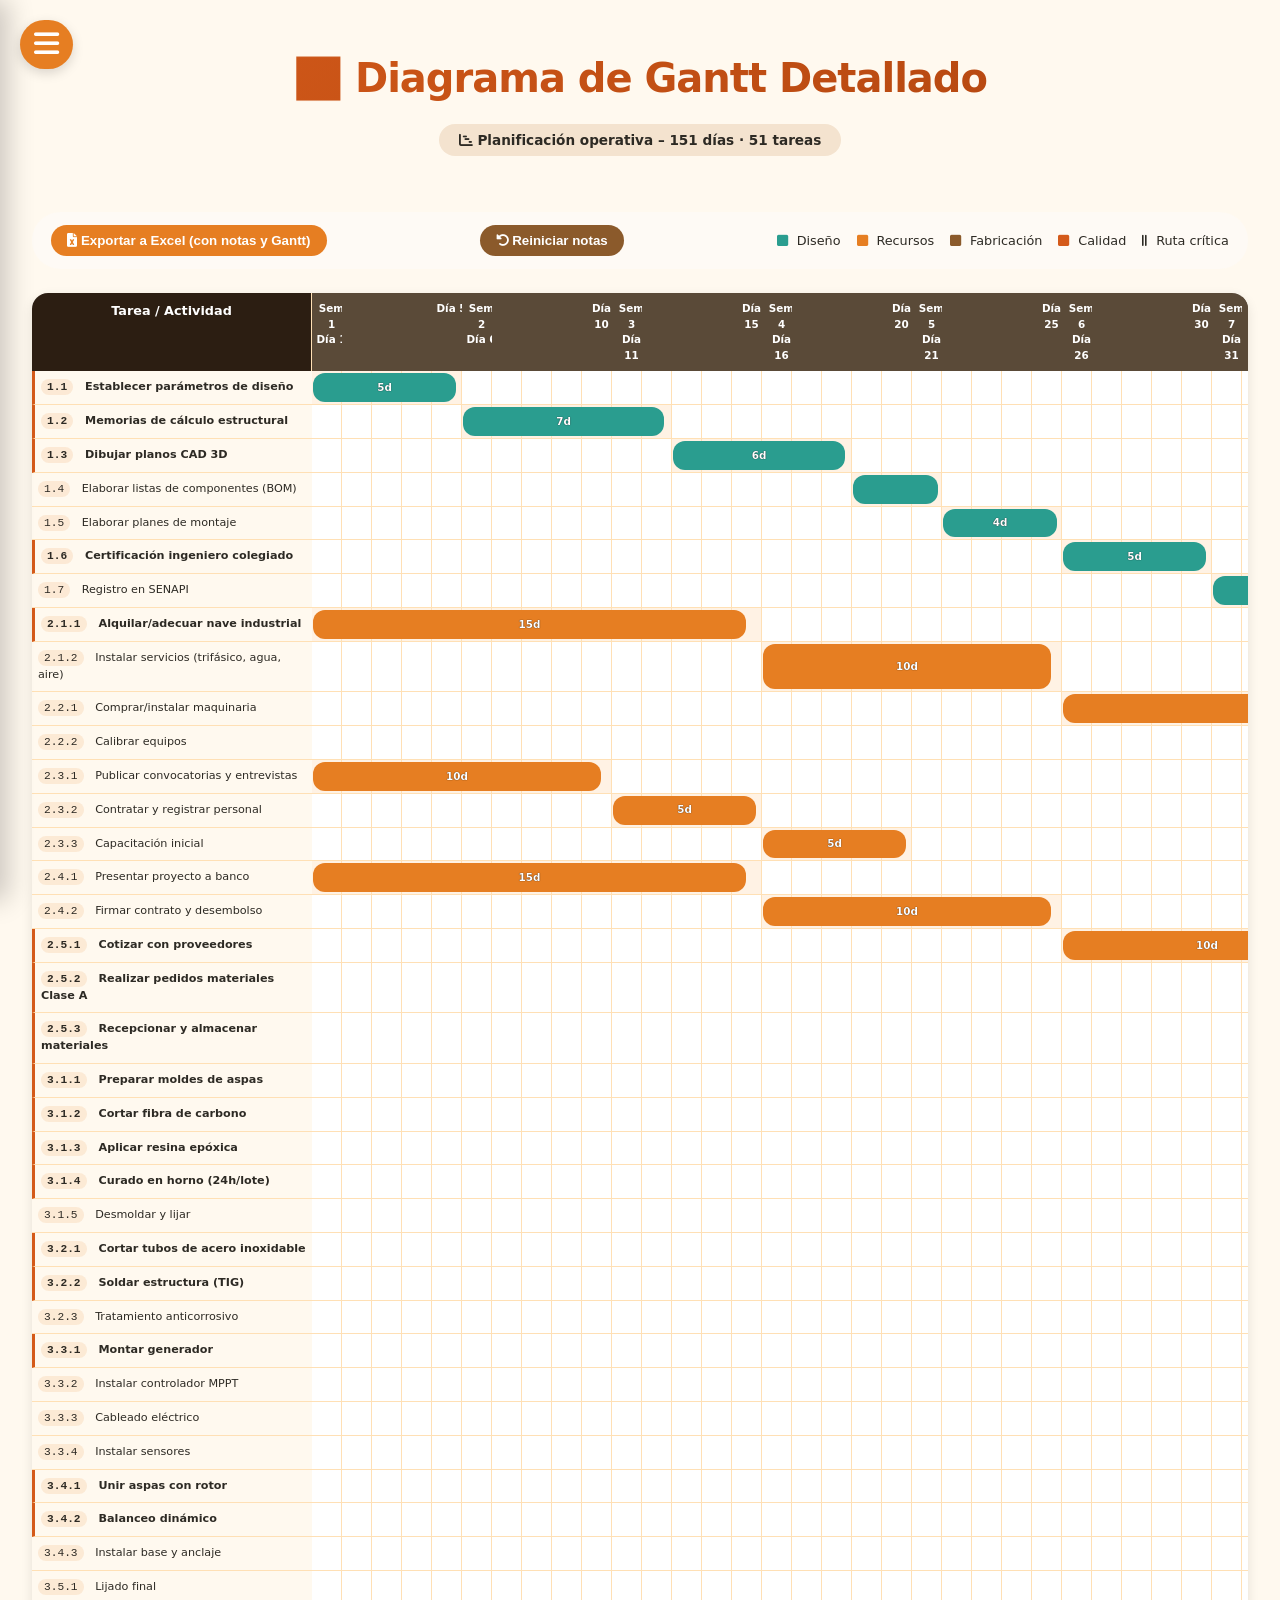
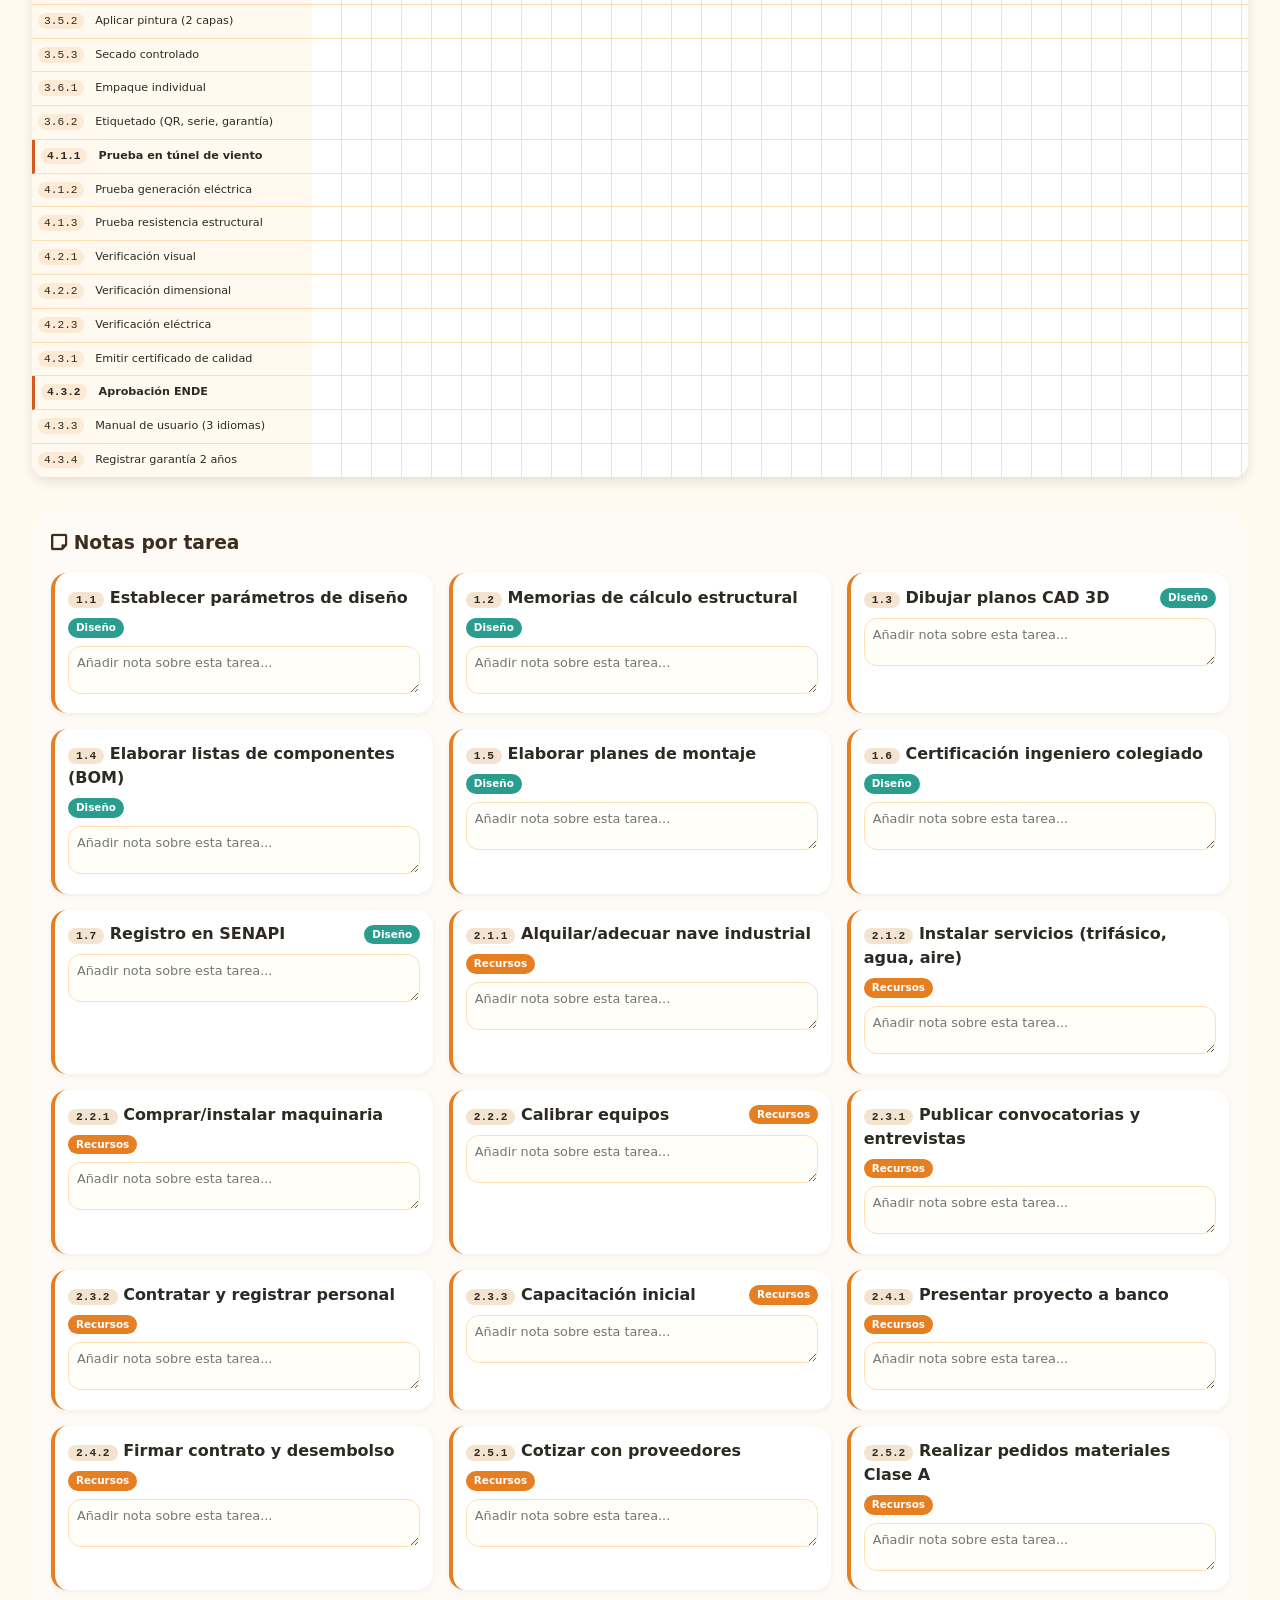
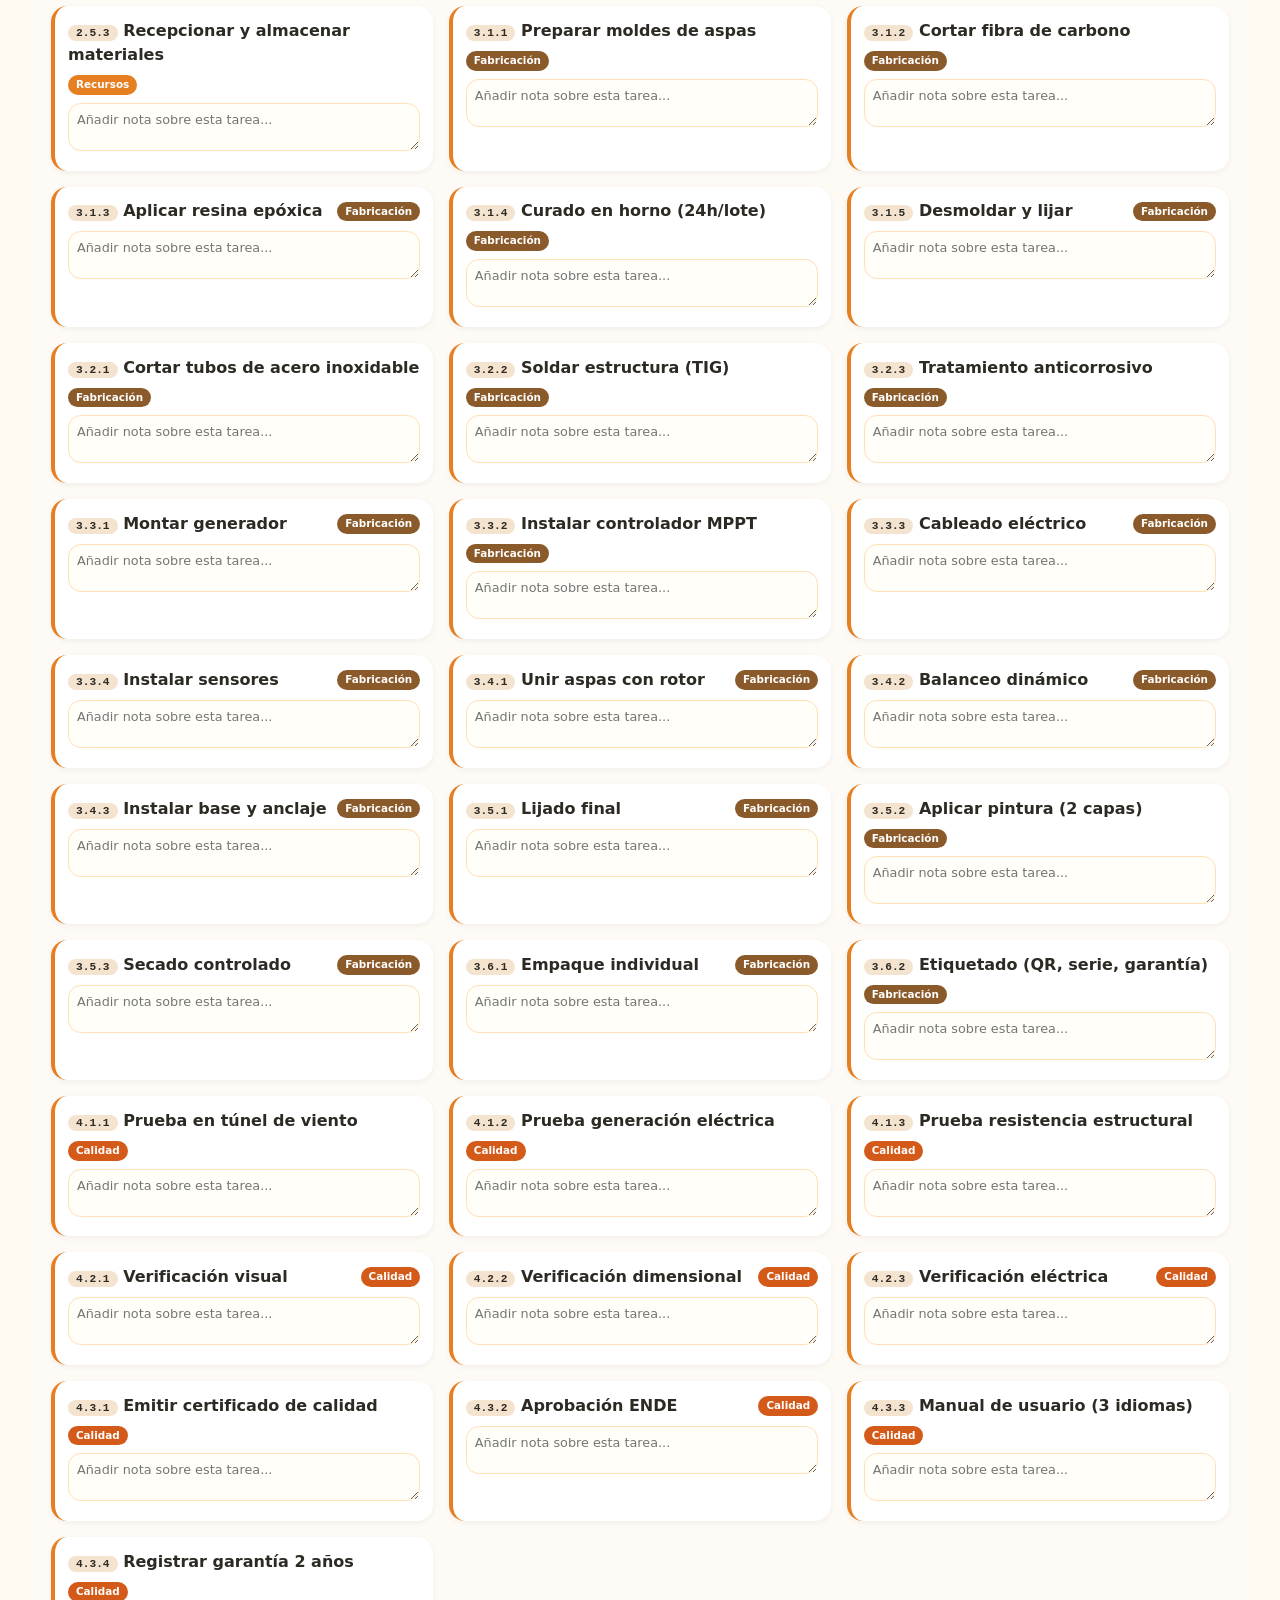
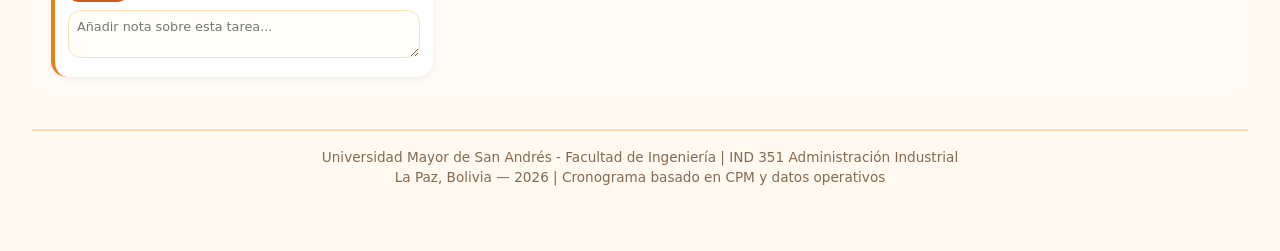
<file: diagramagantt.html>
<!DOCTYPE html>
<html lang="es">
<head>
  <meta charset="UTF-8">
  <meta name="viewport" content="width=device-width, initial-scale=1.0, user-scalable=yes">
  <title>GeoWind Bolivia | Diagrama de Gantt Detallado</title>
  <link rel="stylesheet" href="https://cdnjs.cloudflare.com/ajax/libs/font-awesome/6.0.0-beta3/css/all.min.css">
  <link rel="stylesheet" href="index.css">
  <link rel="stylesheet" href="gantt.css">
  <!-- SheetJS para exportar Excel -->
  <script src="https://cdn.sheetjs.com/xlsx-0.20.2/package/dist/xlsx.full.min.js"></script>
</head>
<body>

  <button class="menu-toggle" id="menuToggleBtn"><i class="fas fa-bars"></i></button>

  <div class="sidebar" id="sidebarMenu">
    <div class="sidebar-header"><i class="fas fa-wind"></i><h3>GeoWind<br><span>IND 351</span></h3></div>
    <nav class="sidebar-nav">
      <a href="index.html" class="nav-link"><i class="fas fa-home"></i> Inicio</a>
      <a href="que.html" class="nav-link"><i class="fas fa-question-circle"></i> ¿QUÉ?</a>
      <a href="quien.html" class="nav-link"><i class="fas fa-users"></i> ¿QUIÉN?</a>
      <a href="como.html" class="nav-link"><i class="fas fa-cogs"></i> ¿CÓMO?</a>
      <a href="cuando.html" class="nav-link"><i class="fas fa-calendar-alt"></i> ¿CUÁNDO?</a>
      <a href="donde.html" class="nav-link"><i class="fas fa-map-marker-alt"></i> ¿DÓNDE?</a>
      <a href="conque.html" class="nav-link"><i class="fas fa-tools"></i> ¿CON QUÉ?</a>
      <a href="acosto.html" class="nav-link"><i class="fas fa-chart-line"></i> ¿A QUÉ COSTO?</a>
    </nav>
    <div class="sidebar-footer"><i class="fas fa-university"></i> UMSA - IND 351<br>Gestión 2026</div>
  </div>
  <div class="overlay" id="overlay"></div>

  <main class="main-container">
    <div class="hero">
      <h1>📊 Diagrama de Gantt Detallado</h1>
      <div class="badge-umsa"><i class="fas fa-chart-gantt"></i> Planificación operativa – 151 días · 51 tareas</div>
    </div>

    <!-- Barra de herramientas -->
    <div class="toolbar">
      <button id="exportExcelBtn" class="tool-btn"><i class="fas fa-file-excel"></i> Exportar a Excel (con notas y Gantt)</button>
      <button id="resetNotesBtn" class="tool-btn reset"><i class="fas fa-undo-alt"></i> Reiniciar notas</button>
      <div class="leyenda-gantt">
        <span><i class="fas fa-square" style="color:#2A9D8F;"></i> Diseño</span>
        <span><i class="fas fa-square" style="color:#E67E22;"></i> Recursos</span>
        <span><i class="fas fa-square" style="color:#8B5A2B;"></i> Fabricación</span>
        <span><i class="fas fa-square" style="color:#D45A1A;"></i> Calidad</span>
        <span><i class="fas fa-grip-lines-vertical"></i> Ruta crítica</span>
      </div>
    </div>

    <!-- Contenedor del diagrama de Gantt (dibujado con Grid) -->
    <div class="gantt-detalle-container" id="ganttContainer">
      <!-- Se llena con JavaScript -->
    </div>

    <!-- Sección de notas (debajo del Gantt) -->
    <div class="notas-section">
      <h3><i class="fas fa-sticky-note"></i> Notas por tarea</h3>
      <div id="notasContainer" class="notas-grid"></div>
    </div>

    <footer>
      <p>Universidad Mayor de San Andrés - Facultad de Ingeniería | IND 351 Administración Industrial</p>
      <p>La Paz, Bolivia — 2026 | Cronograma basado en CPM y datos operativos</p>
    </footer>
  </main>

  <script src="script.js"></script>
  <script>
    // --------------------------------------------------------------
    // 1. DEFINICIÓN DE TAREAS (basada en documento y tabla imagen)
    // --------------------------------------------------------------
    const tasks = [
      // FASE DISEÑO (Días 1-20 aprox)
      { id: "1.1", name: "Establecer parámetros de diseño", phase: "Diseño", start: 1, duration: 5, predecessors: [], critical: true },
      { id: "1.2", name: "Memorias de cálculo estructural", phase: "Diseño", start: 6, duration: 7, predecessors: ["1.1"], critical: true },
      { id: "1.3", name: "Dibujar planos CAD 3D", phase: "Diseño", start: 13, duration: 6, predecessors: ["1.2"], critical: true },
      { id: "1.4", name: "Elaborar listas de componentes (BOM)", phase: "Diseño", start: 19, duration: 3, predecessors: ["1.3"], critical: false },
      { id: "1.5", name: "Elaborar planes de montaje", phase: "Diseño", start: 22, duration: 4, predecessors: ["1.4"], critical: false },
      { id: "1.6", name: "Certificación ingeniero colegiado", phase: "Diseño", start: 26, duration: 5, predecessors: ["1.5"], critical: true },
      { id: "1.7", name: "Registro en SENAPI", phase: "Diseño", start: 31, duration: 10, predecessors: ["1.6"], critical: false },
      
      // FASE RECURSOS (Días 1-45, algunas paralelas)
      { id: "2.1.1", name: "Alquilar/adecuar nave industrial", phase: "Recursos", start: 1, duration: 15, predecessors: [], critical: true },
      { id: "2.1.2", name: "Instalar servicios (trifásico, agua, aire)", phase: "Recursos", start: 16, duration: 10, predecessors: ["2.1.1"], critical: false },
      { id: "2.2.1", name: "Comprar/instalar maquinaria", phase: "Recursos", start: 26, duration: 20, predecessors: ["2.1.2"], critical: false },
      { id: "2.2.2", name: "Calibrar equipos", phase: "Recursos", start: 46, duration: 5, predecessors: ["2.2.1"], critical: false },
      { id: "2.3.1", name: "Publicar convocatorias y entrevistas", phase: "Recursos", start: 1, duration: 10, predecessors: [], critical: false },
      { id: "2.3.2", name: "Contratar y registrar personal", phase: "Recursos", start: 11, duration: 5, predecessors: ["2.3.1"], critical: false },
      { id: "2.3.3", name: "Capacitación inicial", phase: "Recursos", start: 16, duration: 5, predecessors: ["2.3.2"], critical: false },
      { id: "2.4.1", name: "Presentar proyecto a banco", phase: "Recursos", start: 1, duration: 15, predecessors: [], critical: false },
      { id: "2.4.2", name: "Firmar contrato y desembolso", phase: "Recursos", start: 16, duration: 10, predecessors: ["2.4.1"], critical: false },
      { id: "2.5.1", name: "Cotizar con proveedores", phase: "Recursos", start: 26, duration: 10, predecessors: ["2.4.2"], critical: true },
      { id: "2.5.2", name: "Realizar pedidos materiales Clase A", phase: "Recursos", start: 36, duration: 5, predecessors: ["2.5.1"], critical: true },
      { id: "2.5.3", name: "Recepcionar y almacenar materiales", phase: "Recursos", start: 41, duration: 5, predecessors: ["2.5.2"], critical: true },
      
      // FASE FABRICACIÓN (Días 21-140)
      { id: "3.1.1", name: "Preparar moldes de aspas", phase: "Fabricación", start: 46, duration: 2, predecessors: ["2.5.3"], critical: true },
      { id: "3.1.2", name: "Cortar fibra de carbono", phase: "Fabricación", start: 48, duration: 3, predecessors: ["3.1.1"], critical: true },
      { id: "3.1.3", name: "Aplicar resina epóxica", phase: "Fabricación", start: 51, duration: 2, predecessors: ["3.1.2"], critical: true },
      { id: "3.1.4", name: "Curado en horno (24h/lote)", phase: "Fabricación", start: 53, duration: 90, predecessors: ["3.1.3"], critical: true },
      { id: "3.1.5", name: "Desmoldar y lijar", phase: "Fabricación", start: 143, duration: 5, predecessors: ["3.1.4"], critical: false },
      { id: "3.2.1", name: "Cortar tubos de acero inoxidable", phase: "Fabricación", start: 46, duration: 10, predecessors: ["2.5.3"], critical: true },
      { id: "3.2.2", name: "Soldar estructura (TIG)", phase: "Fabricación", start: 56, duration: 15, predecessors: ["3.2.1"], critical: true },
      { id: "3.2.3", name: "Tratamiento anticorrosivo", phase: "Fabricación", start: 71, duration: 5, predecessors: ["3.2.2"], critical: false },
      { id: "3.3.1", name: "Montar generador", phase: "Fabricación", start: 148, duration: 10, predecessors: ["3.1.5","3.2.3"], critical: true },
      { id: "3.3.2", name: "Instalar controlador MPPT", phase: "Fabricación", start: 158, duration: 8, predecessors: ["3.3.1"], critical: false },
      { id: "3.3.3", name: "Cableado eléctrico", phase: "Fabricación", start: 166, duration: 7, predecessors: ["3.3.2"], critical: false },
      { id: "3.3.4", name: "Instalar sensores", phase: "Fabricación", start: 173, duration: 5, predecessors: ["3.3.3"], critical: false },
      { id: "3.4.1", name: "Unir aspas con rotor", phase: "Fabricación", start: 178, duration: 10, predecessors: ["3.3.4"], critical: true },
      { id: "3.4.2", name: "Balanceo dinámico", phase: "Fabricación", start: 188, duration: 5, predecessors: ["3.4.1"], critical: true },
      { id: "3.4.3", name: "Instalar base y anclaje", phase: "Fabricación", start: 193, duration: 8, predecessors: ["3.4.2"], critical: false },
      { id: "3.5.1", name: "Lijado final", phase: "Fabricación", start: 201, duration: 5, predecessors: ["3.4.3"], critical: false },
      { id: "3.5.2", name: "Aplicar pintura (2 capas)", phase: "Fabricación", start: 206, duration: 7, predecessors: ["3.5.1"], critical: false },
      { id: "3.5.3", name: "Secado controlado", phase: "Fabricación", start: 213, duration: 4, predecessors: ["3.5.2"], critical: false },
      { id: "3.6.1", name: "Empaque individual", phase: "Fabricación", start: 217, duration: 5, predecessors: ["3.5.3"], critical: false },
      { id: "3.6.2", name: "Etiquetado (QR, serie, garantía)", phase: "Fabricación", start: 222, duration: 3, predecessors: ["3.6.1"], critical: false },
      
      // FASE CALIDAD (Días 141-151, pero por dependencias reales se ubica después)
      { id: "4.1.1", name: "Prueba en túnel de viento", phase: "Calidad", start: 225, duration: 5, predecessors: ["3.6.2"], critical: true },
      { id: "4.1.2", name: "Prueba generación eléctrica", phase: "Calidad", start: 230, duration: 3, predecessors: ["4.1.1"], critical: false },
      { id: "4.1.3", name: "Prueba resistencia estructural", phase: "Calidad", start: 233, duration: 4, predecessors: ["4.1.2"], critical: false },
      { id: "4.2.1", name: "Verificación visual", phase: "Calidad", start: 237, duration: 3, predecessors: ["4.1.3"], critical: false },
      { id: "4.2.2", name: "Verificación dimensional", phase: "Calidad", start: 240, duration: 2, predecessors: ["4.2.1"], critical: false },
      { id: "4.2.3", name: "Verificación eléctrica", phase: "Calidad", start: 242, duration: 2, predecessors: ["4.2.2"], critical: false },
      { id: "4.3.1", name: "Emitir certificado de calidad", phase: "Calidad", start: 244, duration: 3, predecessors: ["4.2.3"], critical: false },
      { id: "4.3.2", name: "Aprobación ENDE", phase: "Calidad", start: 247, duration: 10, predecessors: ["4.3.1"], critical: true },
      { id: "4.3.3", name: "Manual de usuario (3 idiomas)", phase: "Calidad", start: 257, duration: 5, predecessors: ["4.3.2"], critical: false },
      { id: "4.3.4", name: "Registrar garantía 2 años", phase: "Calidad", start: 262, duration: 3, predecessors: ["4.3.3"], critical: false }
    ];

    // Calcular días totales (máximo fin)
    const maxEnd = Math.max(...tasks.map(t => t.start + t.duration - 1));
    const totalDays = maxEnd;
    // Mostrar semanas (escala de 5 días)
    const weeks = Math.ceil(totalDays / 5);

    // Obtener color según fase
    function getPhaseColor(phase) {
      switch(phase) {
        case 'Diseño': return '#2A9D8F';
        case 'Recursos': return '#E67E22';
        case 'Fabricación': return '#8B5A2B';
        case 'Calidad': return '#D45A1A';
        default: return '#E67E22';
      }
    }

    // Estado de notas (almacenar en localStorage)
    let notes = JSON.parse(localStorage.getItem('geoWindGanttNotes')) || {};
    tasks.forEach(t => { if (notes[t.id] === undefined) notes[t.id] = ''; });
    function saveNotes() {
      localStorage.setItem('geoWindGanttNotes', JSON.stringify(notes));
    }

    // Renderizar el diagrama de Gantt (Grid de columnas por día)
    function renderGantt() {
      const container = document.getElementById('ganttContainer');
      if (!container) return;
      
      // Crear tabla: filas = tareas, columnas = días (1 a totalDays)
      let html = '<div class="gantt-scroll-wrapper"><div class="gantt-timeline" style="grid-template-columns: 280px repeat(' + totalDays + ', minmax(30px, 1fr));">';
      // Cabecera con semanas/días
      html += '<div class="gantt-header-cell">Tarea / Actividad</div>';
      for (let d = 1; d <= totalDays; d++) {
        let label = '';
        if (d % 5 === 1 || d === 1) label = `Sem ${Math.ceil(d/5)}<br>Día ${d}`;
        else if (d % 5 === 0) label = `Día ${d}`;
        else label = '';
        html += `<div class="gantt-day-header" style="grid-column: span 1;">${label}</div>`;
      }
      
      // Filas de tareas
      tasks.forEach(task => {
        const color = getPhaseColor(task.phase);
        const isCritical = task.critical;
        html += `<div class="gantt-row">
                   <div class="gantt-task-name ${isCritical ? 'critical-task' : ''}">
                     <span class="task-code">${task.id}</span> ${task.name}
                   </div>`;
        for (let d = 1; d <= totalDays; d++) {
          let cellClass = 'gantt-cell';
          let content = '';
          if (d >= task.start && d < task.start + task.duration) {
            cellClass += ' gantt-bar-cell';
            const width = task.duration;
            const leftOffset = d - task.start;
            if (leftOffset === 0) {
              content = `<div class="gantt-bar" style="background:${color}; width:calc(${width} * 100% - 2px);">${task.duration > 3 ? task.duration+'d' : ''}</div>`;
            }
          }
          html += `<div class="${cellClass}">${content}</div>`;
        }
        html += `</div>`;
      });
      html += '</div></div>';
      container.innerHTML = html;
    }

    // Renderizar notas (cada tarea con su campo de texto)
    function renderNotes() {
      const notesContainer = document.getElementById('notasContainer');
      if (!notesContainer) return;
      let html = '';
      tasks.forEach(task => {
        html += `
          <div class="nota-card">
            <div class="nota-header">
              <strong><span class="task-id">${task.id}</span> ${task.name}</strong>
              <span class="task-phase" style="background:${getPhaseColor(task.phase)};">${task.phase}</span>
            </div>
            <textarea class="nota-textarea" data-task-id="${task.id}" placeholder="Añadir nota sobre esta tarea...">${escapeHtml(notes[task.id] || '')}</textarea>
          </div>
        `;
      });
      notesContainer.innerHTML = html;
      
      // Agregar event listeners para guardar al escribir
      document.querySelectorAll('.nota-textarea').forEach(textarea => {
        textarea.addEventListener('input', (e) => {
          const taskId = e.target.getAttribute('data-task-id');
          notes[taskId] = e.target.value;
          saveNotes();
        });
      });
    }

    // Utilidad para escapar HTML
    function escapeHtml(str) {
      if (!str) return '';
      return str.replace(/[&<>]/g, function(m) {
        if (m === '&') return '&amp;';
        if (m === '<') return '&lt;';
        if (m === '>') return '&gt;';
        return m;
      }).replace(/[\uD800-\uDBFF][\uDC00-\uDFFF]/g, function(c) {
        return c;
      });
    }

    // Exportar a Excel: incluye hoja de tareas con notas y una representación del Gantt como texto
    function exportToExcel() {
      // Datos para la hoja de tareas
      const taskData = tasks.map(t => ({
        'Código': t.id,
        'Tarea': t.name,
        'Fase': t.phase,
        'Día Inicio': t.start,
        'Duración (días)': t.duration,
        'Día Fin': t.start + t.duration - 1,
        'Ruta Crítica': t.critical ? 'Sí' : 'No',
        'Nota': notes[t.id] || ''
      }));
      
      // Crear hoja de tareas
      const wsTasks = XLSX.utils.json_to_sheet(taskData);
      wsTasks['!cols'] = [{wch:10},{wch:40},{wch:12},{wch:10},{wch:12},{wch:10},{wch:12},{wch:50}];
      
      // Crear hoja de resumen Gantt (representación textual)
      const ganttRows = [];
      ganttRows.push(['DIAGRAMA DE GANTT - PROYECTO GEOWIND']);
      ganttRows.push(['Fecha generación:', new Date().toLocaleString()]);
      ganttRows.push([]);
      // Cabecera de días (simplificada)
      let header = ['Tarea / Código'];
      for (let d = 1; d <= totalDays; d+=5) {
        header.push(`Sem ${Math.ceil(d/5)} (Días ${d}-${Math.min(d+4,totalDays)})`);
      }
      ganttRows.push(header);
      // Filas de tareas con representación de barras (caracteres)
      tasks.forEach(t => {
        let row = [`${t.id} - ${t.name.substring(0,40)}`];
        for (let week = 1; week <= weeks; week++) {
          const weekStart = (week-1)*5 + 1;
          const weekEnd = Math.min(week*5, totalDays);
          let hasTask = false;
          let bar = '';
          for (let d = weekStart; d <= weekEnd; d++) {
            if (d >= t.start && d < t.start + t.duration) {
              hasTask = true;
              bar += '█';
            } else {
              bar += '░';
            }
          }
          row.push(hasTask ? bar : '');
        }
        ganttRows.push(row);
      });
      const wsGantt = XLSX.utils.aoa_to_sheet(ganttRows);
      
      // Crear libro y guardar
      const wb = XLSX.utils.book_new();
      XLSX.utils.book_append_sheet(wb, wsTasks, 'Tareas y Notas');
      XLSX.utils.book_append_sheet(wb, wsGantt, 'Diagrama Gantt');
      XLSX.writeFile(wb, `GeoWind_Gantt_${new Date().toISOString().slice(0,19)}.xlsx`);
    }
    
    // Reiniciar notas
    function resetNotes() {
      if (confirm('¿Reiniciar todas las notas? Se perderán los comentarios actuales.')) {
        tasks.forEach(t => { notes[t.id] = ''; });
        saveNotes();
        renderNotes();
      }
    }
    
    // Inicializar
    document.addEventListener('DOMContentLoaded', () => {
      renderGantt();
      renderNotes();
      document.getElementById('exportExcelBtn')?.addEventListener('click', exportToExcel);
      document.getElementById('resetNotesBtn')?.addEventListener('click', resetNotes);
    });
  </script>
</body>
</html>
</file>
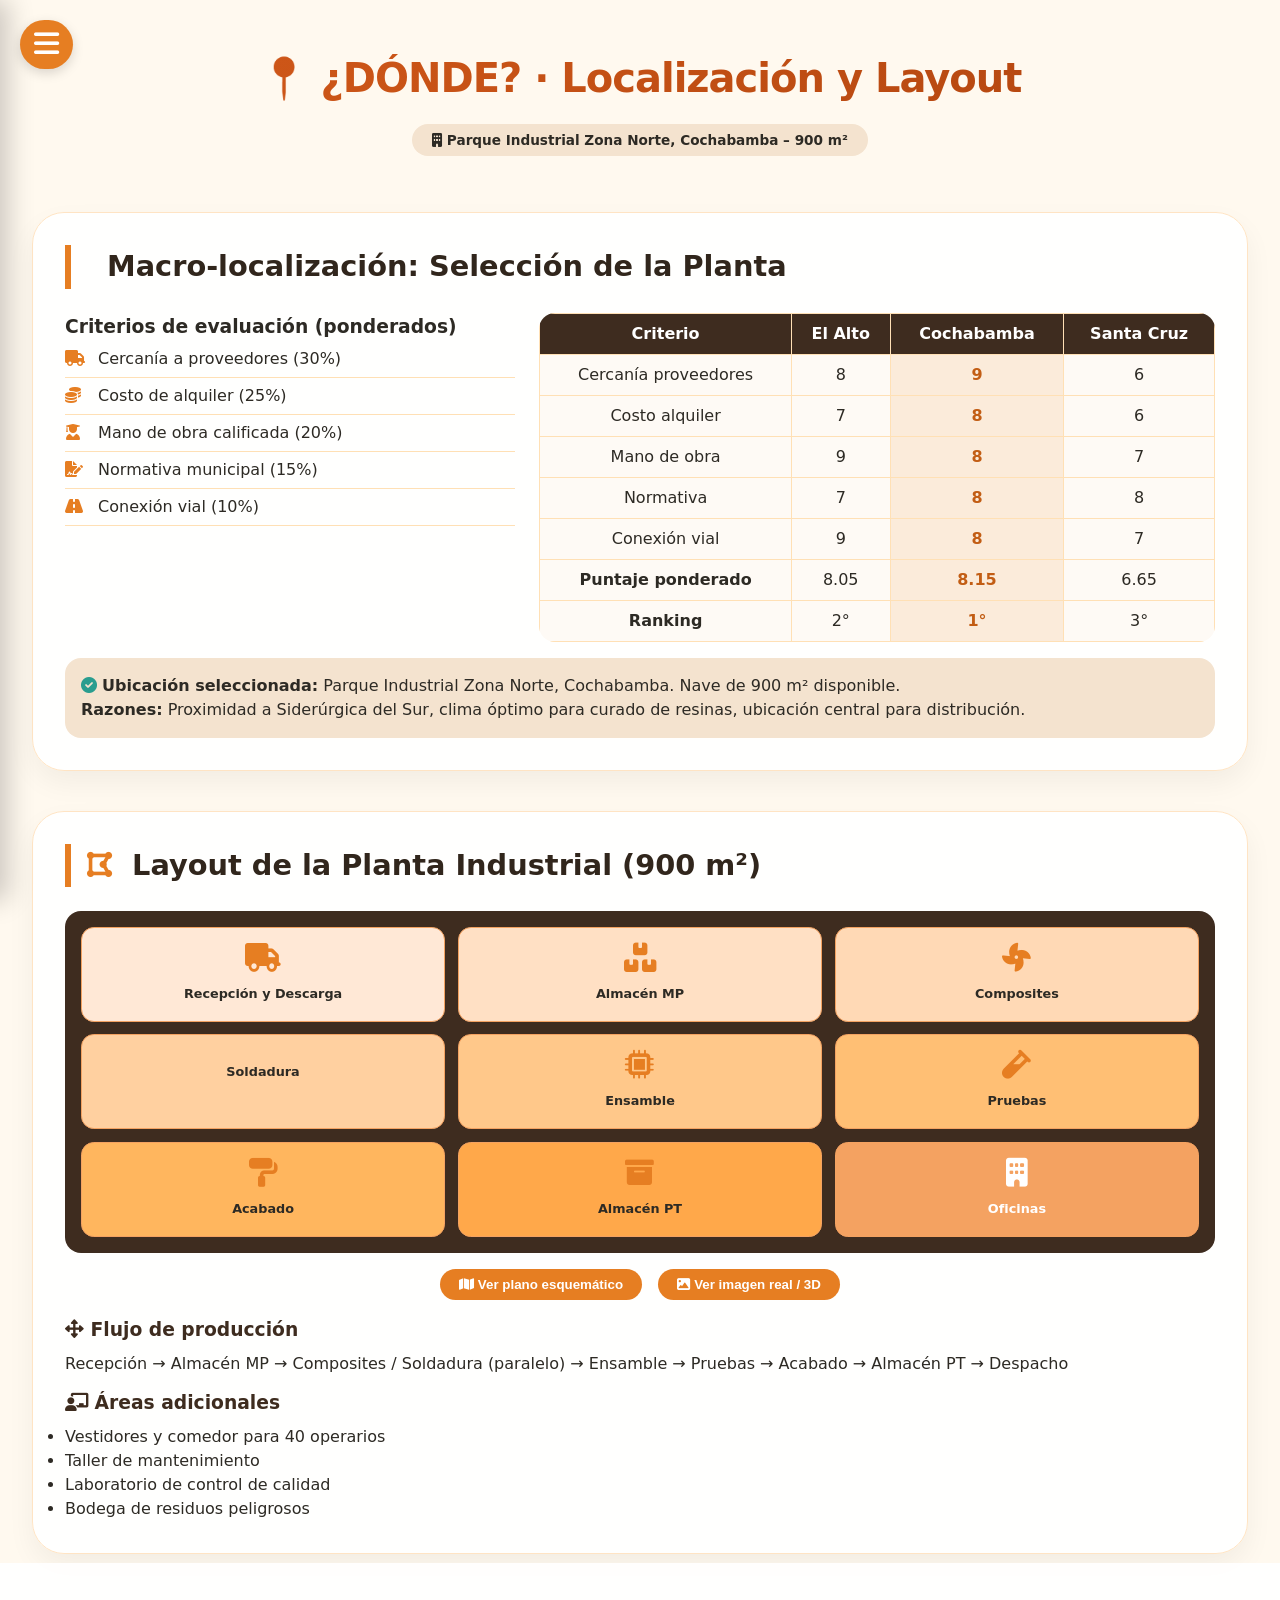
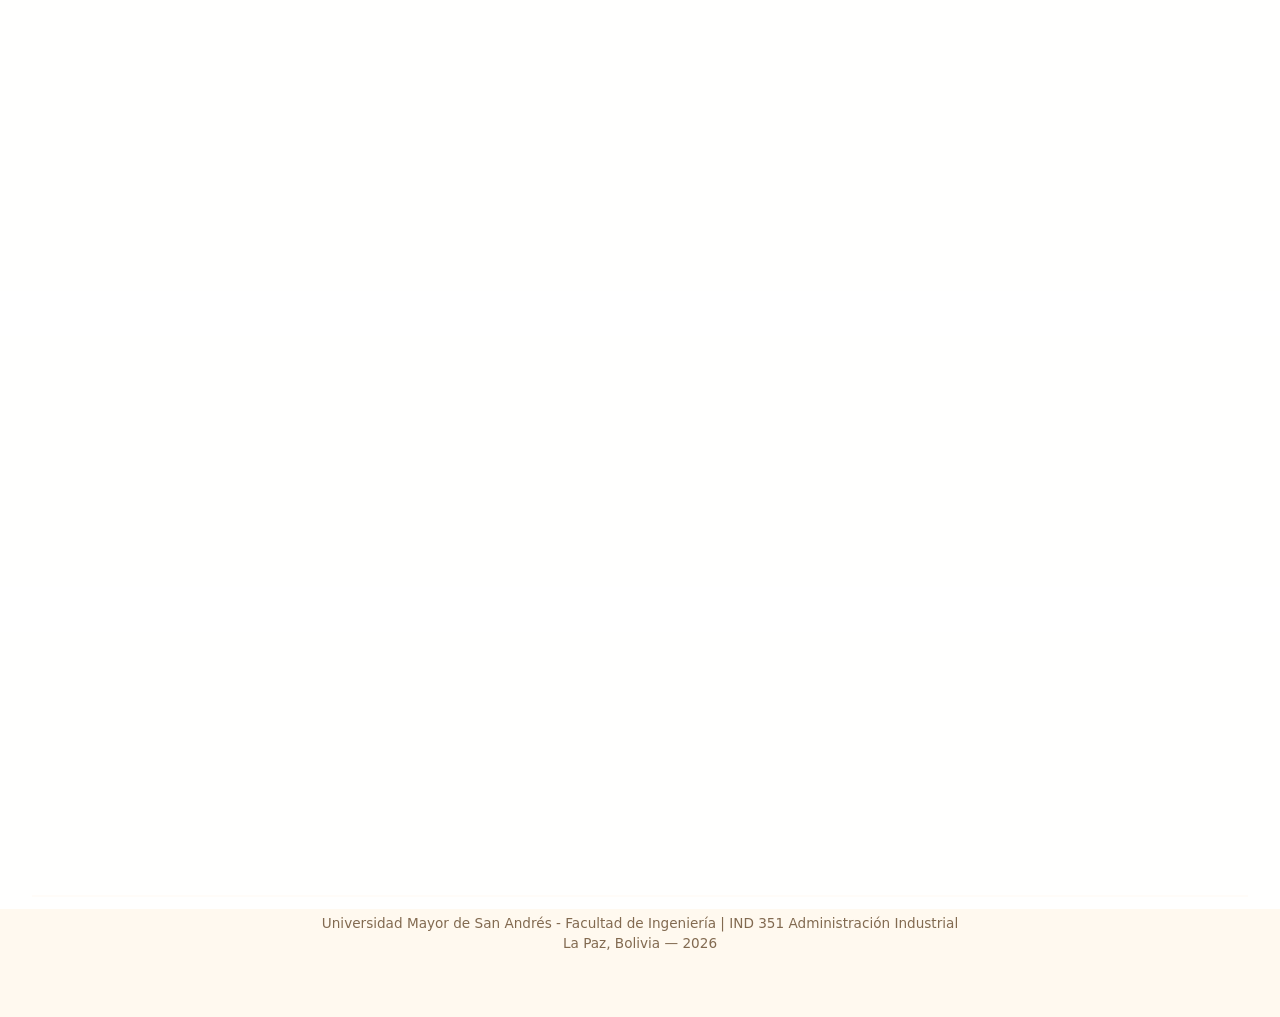
<file: donde.html>
<!DOCTYPE html>
<html lang="es">
<head>
  <meta charset="UTF-8">
  <meta name="viewport" content="width=device-width, initial-scale=1.0, user-scalable=yes">
  <title>GeoWind Bolivia | ¿DÓNDE? - Localización y Layout</title>
  <link rel="stylesheet" href="https://cdnjs.cloudflare.com/ajax/libs/font-awesome/6.0.0-beta3/css/all.min.css">
  <link rel="stylesheet" href="index.css">
  <link rel="stylesheet" href="donde.css">
</head>
<body>

  <button class="menu-toggle" id="menuToggleBtn"><i class="fas fa-bars"></i></button>

  <div class="sidebar" id="sidebarMenu">
    <div class="sidebar-header"><i class="fas fa-wind"></i><h3>GeoWind<br><span>IND 351</span></h3></div>
    <nav class="sidebar-nav">
      <a href="index.html" class="nav-link"><i class="fas fa-home"></i> Inicio</a>
      <a href="que.html" class="nav-link"><i class="fas fa-question-circle"></i> ¿QUÉ?</a>
      <a href="quien.html" class="nav-link"><i class="fas fa-users"></i> ¿QUIÉN?</a>
      <a href="como.html" class="nav-link"><i class="fas fa-cogs"></i> ¿CÓMO?</a>
      <a href="cuando.html" class="nav-link"><i class="fas fa-calendar-alt"></i> ¿CUÁNDO?</a>
      <a href="donde.html" class="nav-link active"><i class="fas fa-map-marker-alt"></i> ¿DÓNDE?</a>
      <a href="conque.html" class="nav-link"><i class="fas fa-tools"></i> ¿CON QUÉ?</a>
      <a href="acosto.html" class="nav-link"><i class="fas fa-chart-line"></i> ¿A QUÉ COSTO?</a>
    </nav>
    <div class="sidebar-footer"><i class="fas fa-university"></i> UMSA - IND 351<br>Gestión 2026</div>
  </div>
  <div class="overlay" id="overlay"></div>

  <main class="main-container">
    <div class="hero">
      <h1>📍 ¿DÓNDE? · Localización y Layout</h1>
      <div class="badge-umsa"><i class="fas fa-building"></i> Parque Industrial Zona Norte, Cochabamba – 900 m²</div>
    </div>

    <!-- Macro-localización: evaluación y decisión -->
    <section class="section-card">
      <div class="section-title"><i class="fas fa-chart-simple"></i> Macro-localización: Selección de la Planta</div>
      <div class="macro-container">
        <div class="macro-criterios">
          <h3>Criterios de evaluación (ponderados)</h3>
          <ul>
            <li><i class="fas fa-truck"></i> Cercanía a proveedores (30%)</li>
            <li><i class="fas fa-coins"></i> Costo de alquiler (25%)</li>
            <li><i class="fas fa-user-graduate"></i> Mano de obra calificada (20%)</li>
            <li><i class="fas fa-file-signature"></i> Normativa municipal (15%)</li>
            <li><i class="fas fa-road"></i> Conexión vial (10%)</li>
          </ul>
        </div>
        <div class="macro-tabla">
          <table class="matriz-ubicacion">
            <thead><tr><th>Criterio</th><th>El Alto</th><th>Cochabamba</th><th>Santa Cruz</th></tr></thead>
            <tbody>
              <tr><td>Cercanía proveedores</td><td>8</td><td class="mejor">9</td><td>6</td></tr>
              <tr><td>Costo alquiler</td><td>7</td><td class="mejor">8</td><td>6</td></tr>
              <tr><td>Mano de obra</td><td>9</td><td class="mejor">8</td><td>7</td></tr>
              <tr><td>Normativa</td><td>7</td><td class="mejor">8</td><td>8</td></tr>
              <tr><td>Conexión vial</td><td>9</td><td class="mejor">8</td><td>7</td></tr>
              <tr><td><strong>Puntaje ponderado</strong></td><td>8.05</td><td class="mejor">8.15</td><td>6.65</td></tr>
              <tr><td><strong>Ranking</strong></td><td>2°</td><td class="mejor">1°</td><td>3°</td></tr>
            </tbody>
          </table>
        </div>
      </div>
      <div class="decision-final">
        <p><i class="fas fa-check-circle"></i> <strong>Ubicación seleccionada:</strong> Parque Industrial Zona Norte, Cochabamba. Nave de 900 m² disponible.</p>
        <p><strong>Razones:</strong> Proximidad a Siderúrgica del Sur, clima óptimo para curado de resinas, ubicación central para distribución.</p>
      </div>
    </section>

    <!-- Layout de la planta con botones para modales -->
    <section class="section-card">
      <div class="section-title"><i class="fas fa-draw-polygon"></i> Layout de la Planta Industrial (900 m²)</div>
      <div class="layout-container">
        <div class="layout-diagrama">
          <div class="layout-grid">
            <div class="area recepcion"><i class="fas fa-truck"></i><span>Recepción y Descarga</span></div>
            <div class="area almacen-mp"><i class="fas fa-boxes"></i><span>Almacén MP</span></div>
            <div class="area composites"><i class="fas fa-fan"></i><span>Composites</span></div>
            <div class="area soldadura"><i class="fas fa-weld"></i><span>Soldadura</span></div>
            <div class="area ensamble"><i class="fas fa-microchip"></i><span>Ensamble</span></div>
            <div class="area pruebas"><i class="fas fa-vial"></i><span>Pruebas</span></div>
            <div class="area acabado"><i class="fas fa-paint-roller"></i><span>Acabado</span></div>
            <div class="area almacen-pt"><i class="fas fa-archive"></i><span>Almacén PT</span></div>
            <div class="area oficinas"><i class="fas fa-building"></i><span>Oficinas</span></div>
          </div>
          <div class="layout-botones">
            <button id="btnVerPlano" class="btn-layout"><i class="fas fa-map"></i> Ver plano esquemático</button>
            <button id="btnVerImagen" class="btn-layout"><i class="fas fa-image"></i> Ver imagen real / 3D</button>
          </div>
          <div class="layout-descripcion">
            <h3><i class="fas fa-arrows-alt"></i> Flujo de producción</h3>
            <p>Recepción → Almacén MP → Composites / Soldadura (paralelo) → Ensamble → Pruebas → Acabado → Almacén PT → Despacho</p>
            <h3><i class="fas fa-chalkboard-user"></i> Áreas adicionales</h3>
            <ul><li>Vestidores y comedor para 40 operarios</li><li>Taller de mantenimiento</li><li>Laboratorio de control de calidad</li><li>Bodega de residuos peligrosos</li></ul>
          </div>
        </div>
      </div>
    </section>

    <!-- Adaptaciones a Bolivia -->
    <section class="section-card">
      <div class="section-title"><i class="fas fa-mountain"></i> Adaptaciones a Bolivia</div>
      <div class="adaptaciones-grid">
        <div class="adaptacion"><i class="fas fa-temperature-low"></i><h4>Altitud y clima</h4><p>Hasta 4.000 msnm, -15°C, radiación UV 11+.</p></div>
        <div class="adaptacion"><i class="fas fa-language"></i><h4>Idiomas</h4><p>Manuales español, quechua, aymara.</p></div>
        <div class="adaptacion"><i class="fas fa-road"></i><h4>Transporte</h4><p>Diseño desmontable para caminos rurales.</p></div>
        <div class="adaptacion"><i class="fas fa-hand-sparkles"></i><h4>Materiales nacionales</h4><p>Acero, pinturas, certificación IBNORCA.</p></div>
      </div>
    </section>

    <!-- Infraestructura tecnológica y seguridad -->
    <section class="section-card">
      <div class="section-title"><i class="fas fa-microchip"></i> Infraestructura Tecnológica</div>
      <div class="infra-grid">
        <div><i class="fas fa-charging-station"></i> Subestación 100 kW</div><div><i class="fas fa-wind"></i> Túnel de viento</div>
        <div><i class="fas fa-fire-extinguisher"></i> Sistema contra incendios</div><div><i class="fas fa-cloud-upload-alt"></i> ERP interno</div>
        <div><i class="fas fa-recycle"></i> Planta de residuos</div><div><i class="fas fa-cctv"></i> CCTV 24/7</div>
      </div>
    </section>

    <!-- Plan de expansión -->
    <section class="section-card">
      <div class="section-title"><i class="fas fa-chart-line"></i> Plan de Expansión</div>
      <div class="expansion"><p><strong>Fase 2 (2027):</strong> Ampliación a 2.000 m² en Cochabamba.</p><p><strong>Fase 3 (2028):</strong> Centro de distribución en Santa Cruz.</p></div>
    </section>

    <footer><p>Universidad Mayor de San Andrés - Facultad de Ingeniería | IND 351 Administración Industrial</p><p>La Paz, Bolivia — 2026</p></footer>
  </main>

  <!-- MODAL PARA IMAGEN DEL PLANO/LAYOUT -->
  <div id="modalPlano" class="modal">
    <div class="modal-content">
      <span class="close-modal" data-modal="modalPlano">&times;</span>
      <h3><i class="fas fa-draw-polygon"></i> Plano esquemático de la planta GeoWind</h3>
      <div class="zoom-controls">
        <button class="zoom-btn" data-action="in"><i class="fas fa-search-plus"></i></button>
        <button class="zoom-btn" data-action="out"><i class="fas fa-search-minus"></i></button>
        <button class="zoom-btn" data-action="reset"><i class="fas fa-undo-alt"></i></button>
      </div>
      <div class="modal-image-container">
        <img id="imgPlano" src="layout-gewind.jpg" alt="Layout de planta GeoWind" onerror="this.onerror=null; this.src='https://placehold.co/1200x800/F4E3D0/E67E22?text=Layout+GeoWind+(cargar+imagen:+layout-gewind.jpg)';">
      </div>
      <p class="modal-nota">Haga clic en la imagen para zoom rápido | Use botones +/- para ajustar</p>
    </div>
  </div>

  <!-- MODAL PARA IMAGEN REAL / 3D -->
  <div id="modalImagen" class="modal">
    <div class="modal-content">
      <span class="close-modal" data-modal="modalImagen">&times;</span>
      <h3><i class="fas fa-building"></i> Vista de la nave industrial (referencia)</h3>
      <div class="zoom-controls">
        <button class="zoom-btn" data-action="in"><i class="fas fa-search-plus"></i></button>
        <button class="zoom-btn" data-action="out"><i class="fas fa-search-minus"></i></button>
        <button class="zoom-btn" data-action="reset"><i class="fas fa-undo-alt"></i></button>
      </div>
      <div class="modal-image-container">
        <img id="imgReal" src="plano-gewind.jpg" alt="Vista real o 3D de la planta" onerror="this.onerror=null; this.src='https://placehold.co/1200x800/F4E3D0/E67E22?text=Plano+GeoWind+(cargar+imagen:+plano-gewind.jpg)';">
      </div>
      <p class="modal-nota">Haga clic en la imagen para zoom rápido | Use botones +/- para ajustar</p>
    </div>
  </div>

  <script src="script.js"></script>
  <script>
    // Funcionalidad de modales y zoom
    function initModal(modalId, btnId, imgId) {
      const modal = document.getElementById(modalId);
      const btn = document.getElementById(btnId);
      const closeBtn = modal.querySelector('.close-modal');
      const img = document.getElementById(imgId);
      let currentZoom = 1;

      function openModal() { modal.style.display = 'flex'; document.body.style.overflow = 'hidden'; resetZoom(); }
      function closeModal() { modal.style.display = 'none'; document.body.style.overflow = 'auto'; }
      function resetZoom() { currentZoom = 1; img.style.transform = `scale(${currentZoom})`; img.style.cursor = 'zoom-in'; }
      function zoomIn() { if (currentZoom < 2.5) { currentZoom += 0.25; img.style.transform = `scale(${currentZoom})`; img.style.cursor = currentZoom > 1 ? 'zoom-out' : 'zoom-in'; } }
      function zoomOut() { if (currentZoom > 0.6) { currentZoom -= 0.25; img.style.transform = `scale(${currentZoom})`; img.style.cursor = currentZoom > 1 ? 'zoom-out' : 'zoom-in'; } }

      if (btn) btn.addEventListener('click', openModal);
      if (closeBtn) closeBtn.addEventListener('click', closeModal);
      window.addEventListener('click', (e) => { if (e.target === modal) closeModal(); });
      img.addEventListener('click', () => { if (currentZoom === 1) zoomIn(); else resetZoom(); });
      modal.querySelectorAll('.zoom-btn').forEach(btnZoom => {
        btnZoom.addEventListener('click', (e) => {
          e.stopPropagation();
          const action = btnZoom.getAttribute('data-action');
          if (action === 'in') zoomIn();
          else if (action === 'out') zoomOut();
          else if (action === 'reset') resetZoom();
        });
      });
    }

    document.addEventListener('DOMContentLoaded', () => {
      initModal('modalPlano', 'btnVerPlano', 'imgPlano');
      initModal('modalImagen', 'btnVerImagen', 'imgReal');
    });
  </script>
</body>
</html>
</file>
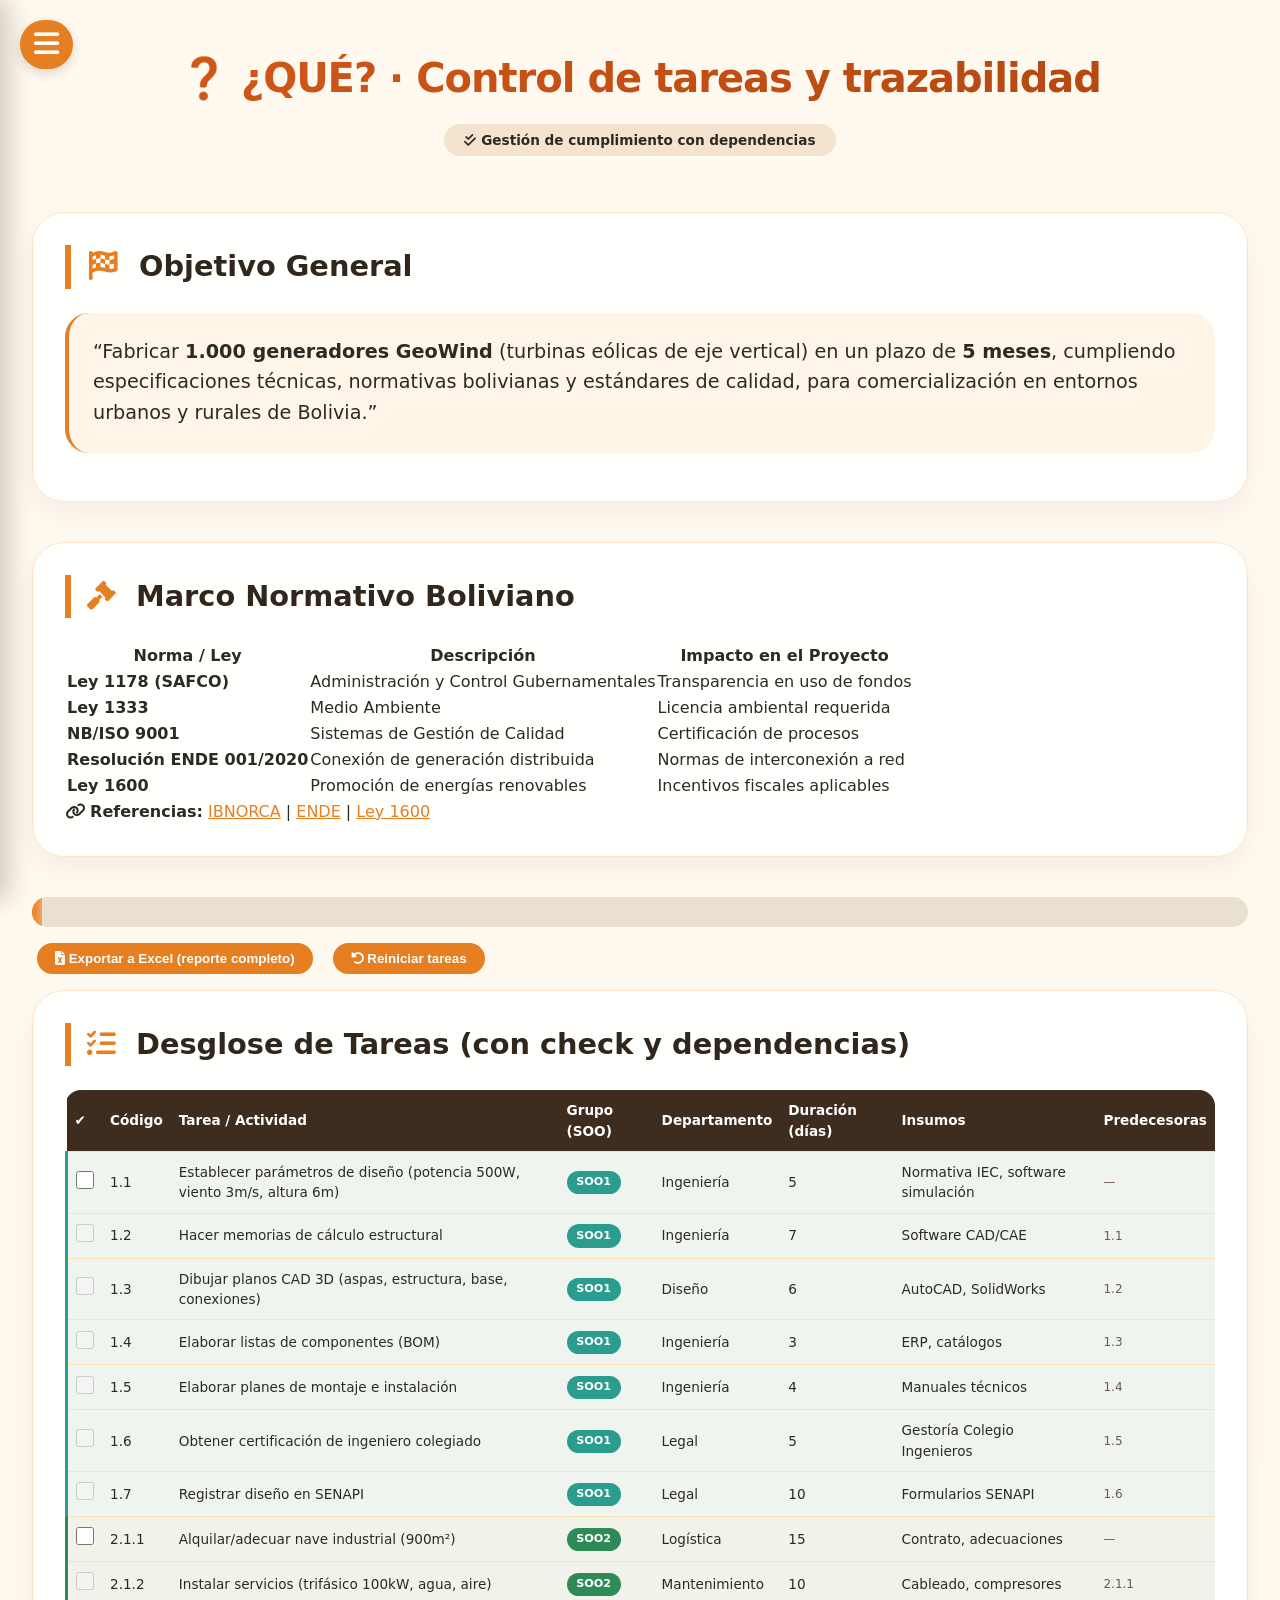
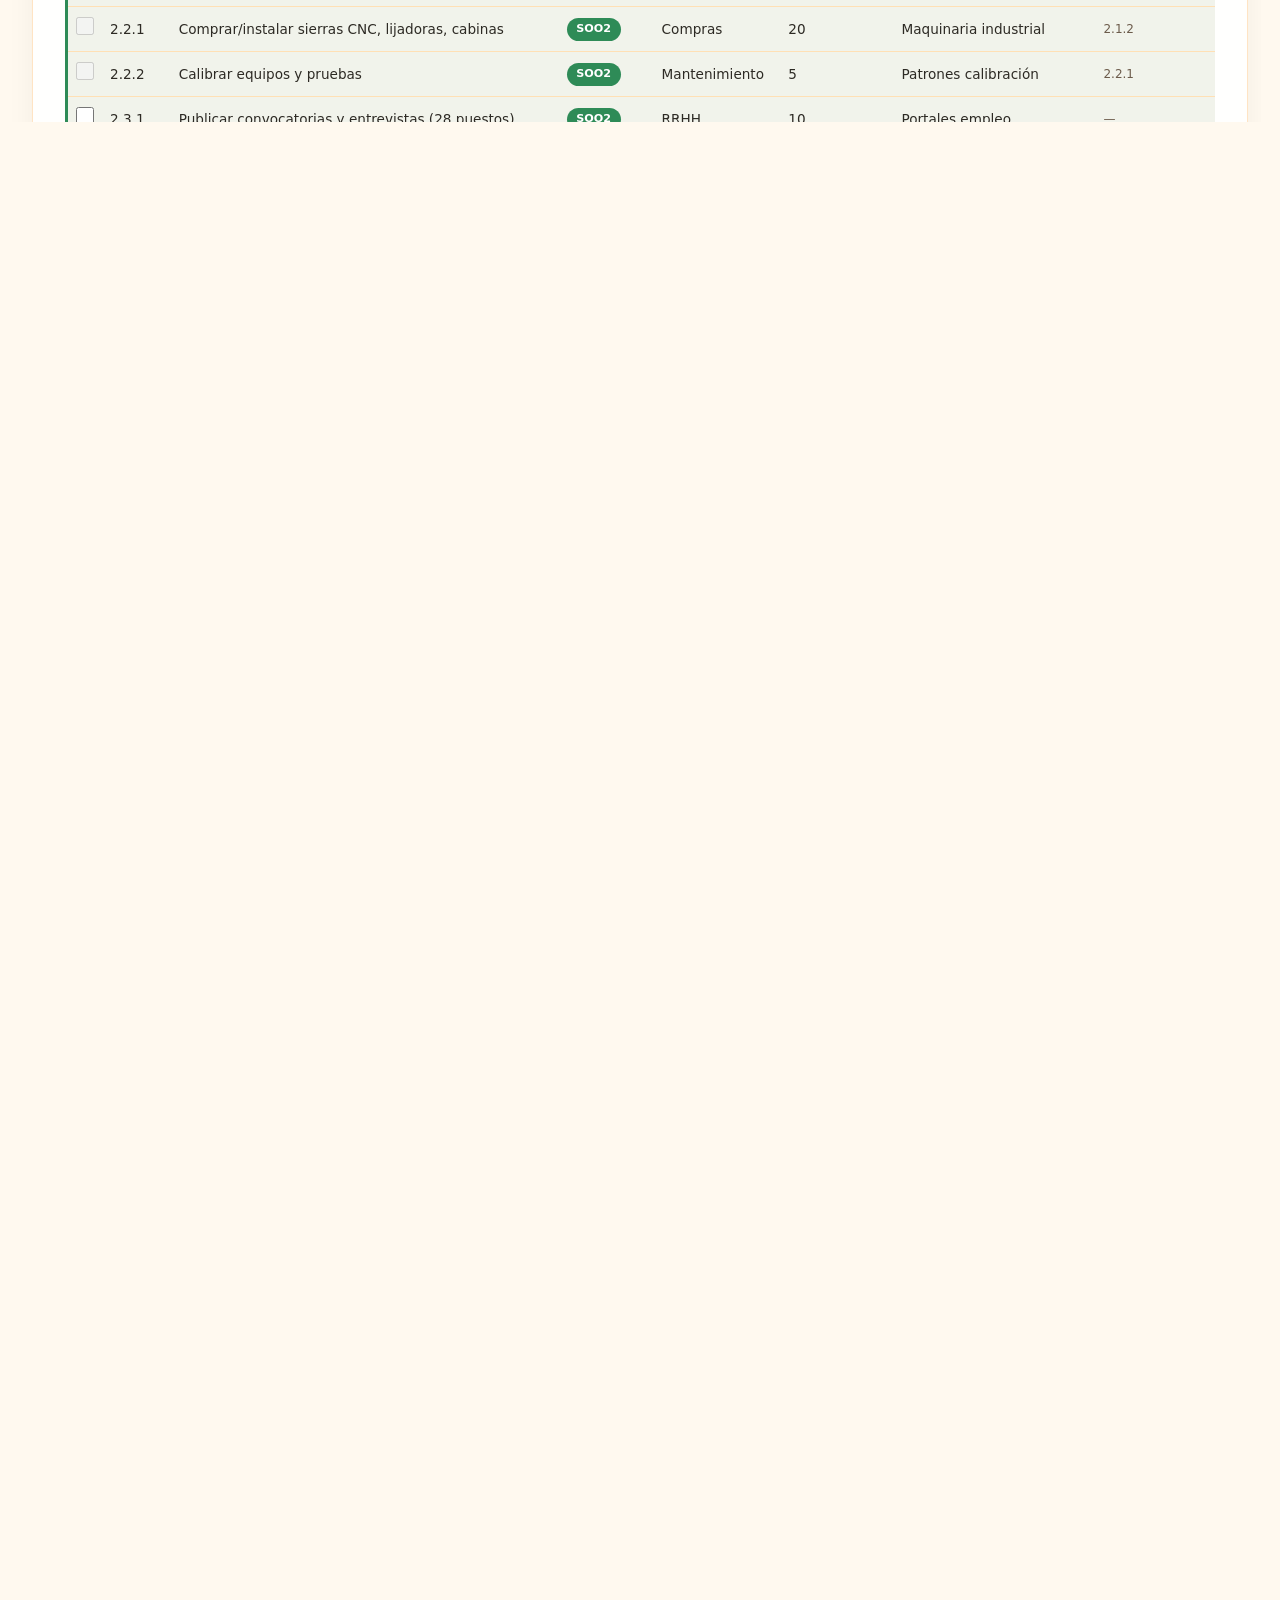
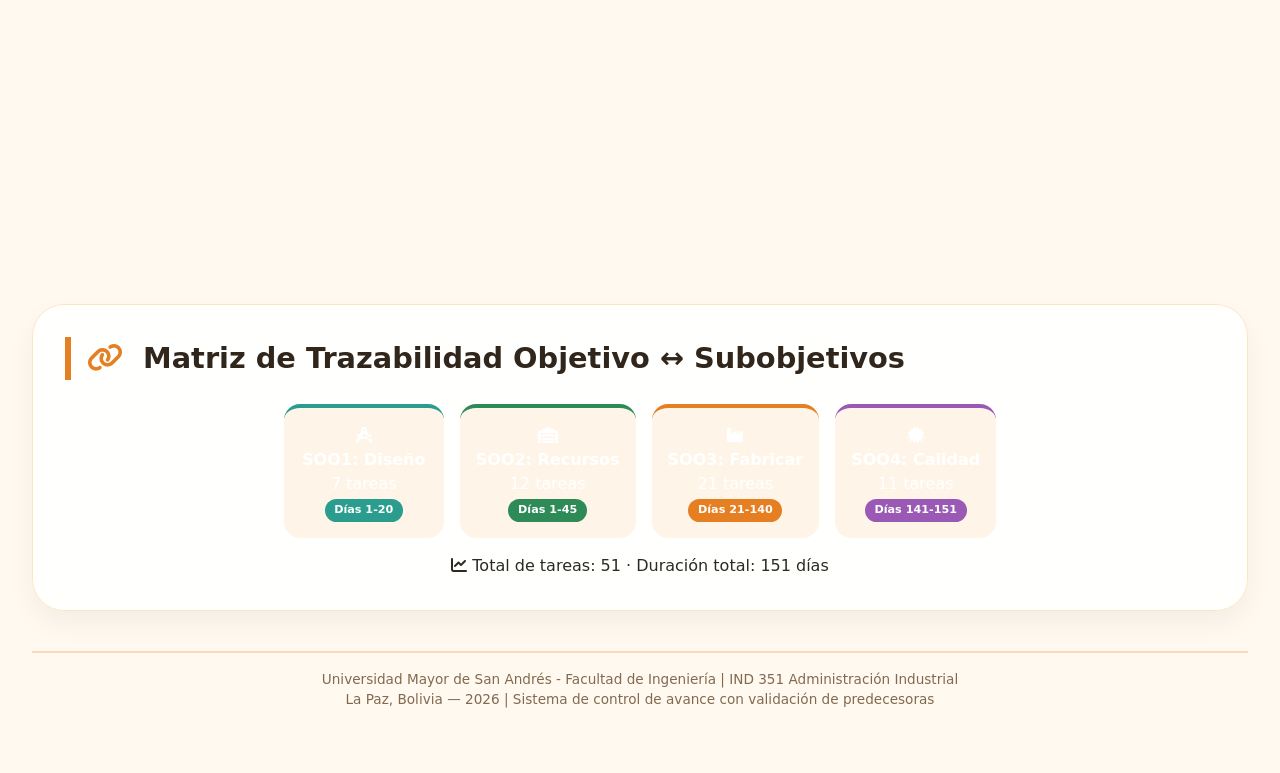
<file: que.html>
<!DOCTYPE html>
<html lang="es">
<head>
  <meta charset="UTF-8">
  <meta name="viewport" content="width=device-width, initial-scale=1.0, user-scalable=yes">
  <title>GeoWind Bolivia | ¿QUÉ? - Control de tareas</title>
  <!-- Font Awesome 6 -->
  <link rel="stylesheet" href="https://cdnjs.cloudflare.com/ajax/libs/font-awesome/6.0.0-beta3/css/all.min.css">
  <!-- SheetJS para exportar Excel -->
  <script src="https://cdn.sheetjs.com/xlsx-0.20.2/package/dist/xlsx.full.min.js"></script>
  <!-- CSS base y específico (se sobrescribirá el que.css con estilos internos) -->
  <link rel="stylesheet" href="index.css">
  <style>
    /* Estilos específicos mejorados (reemplaza que.css) */
    .objetivo-text {
      font-size: 1.2rem;
      background: #FEF5E8;
      padding: 1.5rem;
      border-radius: 1.5rem;
      margin: 1rem 0;
      line-height: 1.6;
      border-left: 4px solid #E67E22;
    }

    /* Colores por SOO */
    .soo-badge {
      display: inline-block;
      padding: 0.2rem 0.6rem;
      border-radius: 20px;
      font-size: 0.7rem;
      font-weight: bold;
    }
    .soo1 { background: #2A9D8F; color: white; }
    .soo2 { background: #2E8B57; color: white; }
    .soo3 { background: #E67E22; color: white; }
    .soo4 { background: #9B59B6; color: white; }

    /* Tabla de tareas */
    .task-table-container {
      overflow-x: auto;
      margin: 1.5rem 0;
    }
    .task-table {
      width: 100%;
      border-collapse: collapse;
      background: #FEFAF5;
      border-radius: 1rem;
      overflow: hidden;
      font-size: 0.85rem;
    }
    .task-table th, .task-table td {
      padding: 10px 8px;
      text-align: left;
      border-bottom: 1px solid #FFE0B5;
      vertical-align: middle;
    }
    .task-table th {
      background-color: #3E2C1F;
      color: white;
      font-weight: 600;
    }
    .task-table tr.soo1-row { background-color: #2A9D8F10; border-left: 3px solid #2A9D8F; }
    .task-table tr.soo2-row { background-color: #2E8B5710; border-left: 3px solid #2E8B57; }
    .task-table tr.soo3-row { background-color: #E67E2210; border-left: 3px solid #E67E22; }
    .task-table tr.soo4-row { background-color: #9B59B610; border-left: 3px solid #9B59B6; }
    .task-table tr.completed-row {
      background-color: #D3E0D3;
      text-decoration: line-through;
      opacity: 0.8;
    }
    .task-check {
      width: 30px;
      text-align: center;
    }
    .task-check input {
      width: 18px;
      height: 18px;
      cursor: pointer;
    }
    .predecessor-list {
      font-size: 0.75rem;
      color: #6c5b4b;
    }
    .progress-bar-container {
      background-color: #E9E0D0;
      border-radius: 20px;
      height: 30px;
      margin: 1rem 0;
      overflow: hidden;
    }
    .progress-bar {
      background: linear-gradient(90deg, #E67E22, #F4A261);
      width: 0%;
      height: 100%;
      display: flex;
      align-items: center;
      justify-content: flex-end;
      padding-right: 10px;
      color: white;
      font-weight: bold;
      transition: width 0.3s;
    }
    .export-btn, .reset-btn {
      background: #E67E22;
      border: none;
      padding: 8px 18px;
      border-radius: 40px;
      color: white;
      font-weight: bold;
      cursor: pointer;
      margin: 0 5px;
    }
    .export-btn:hover, .reset-btn:hover {
      background: #C25D14;
    }
    .btn-group {
      margin: 1rem 0;
      display: flex;
      gap: 10px;
      flex-wrap: wrap;
    }
    .stats-summary {
      display: flex;
      gap: 20px;
      flex-wrap: wrap;
      justify-content: space-between;
      background: #FFF2E4;
      padding: 1rem;
      border-radius: 1rem;
      margin: 1rem 0;
    }
    .stat-card {
      text-align: center;
      flex: 1;
    }
    .stat-number {
      font-size: 1.8rem;
      font-weight: bold;
      color: #E67E22;
    }
    /* Trazabilidad mejorada */
    .matriz-detallada {
      display: flex;
      flex-wrap: wrap;
      gap: 1rem;
      justify-content: center;
      margin-top: 1rem;
    }
    .matriz-item {
      background: #FEF5E8;
      border-radius: 1rem;
      padding: 1rem;
      text-align: center;
      min-width: 160px;
      border-top: 4px solid;
    }
    .matriz-item.soo1 { border-top-color: #2A9D8F; }
    .matriz-item.soo2 { border-top-color: #2E8B57; }
    .matriz-item.soo3 { border-top-color: #E67E22; }
    .matriz-item.soo4 { border-top-color: #9B59B6; }
    @media (max-width: 780px) {
      .task-table th, .task-table td { font-size: 0.7rem; padding: 6px; }
      .stat-number { font-size: 1.2rem; }
    }
  </style>
</head>
<body>
  <button class="menu-toggle" id="menuToggleBtn"><i class="fas fa-bars"></i></button>
 <div class="sidebar" id="sidebarMenu">
  <div class="sidebar-header">
    <i class="fas fa-wind"></i>
    <h3>GeoWind<br><span>IND 351</span></h3>
  </div>
  <nav class="sidebar-nav">
    <a href="index.html" class="nav-link"><i class="fas fa-home"></i> Inicio</a>
    <a href="que.html" class="nav-link active"><i class="fas fa-question-circle"></i> ¿QUÉ?</a>
    <a href="quien.html" class="nav-link"><i class="fas fa-users"></i> ¿QUIÉN?</a>
    <a href="como.html" class="nav-link"><i class="fas fa-cogs"></i> ¿CÓMO?</a>
    <a href="cuando.html" class="nav-link"><i class="fas fa-calendar-alt"></i> ¿CUÁNDO?</a>
    <a href="donde.html" class="nav-link"><i class="fas fa-map-marker-alt"></i> ¿DÓNDE?</a>
    <a href="conque.html" class="nav-link"><i class="fas fa-tools"></i> ¿CON QUÉ?</a>
    <a href="acosto.html" class="nav-link"><i class="fas fa-chart-line"></i> ¿A QUÉ COSTO?</a>
  </nav>
  <div class="sidebar-footer">
    <i class="fas fa-university"></i> UMSA - IND 351<br>
    Gestión 2026
  </div>
</div>
  <div class="overlay" id="overlay"></div>

  <main class="main-container">
    <div class="hero">
      <h1>❓ ¿QUÉ? · Control de tareas y trazabilidad</h1>
      <div class="badge-umsa"><i class="fas fa-check-double"></i> Gestión de cumplimiento con dependencias</div>
    </div>

    <!-- Objetivo General -->
    <section class="section-card">
      <div class="section-title"><i class="fas fa-flag-checkered"></i> Objetivo General</div>
      <p class="objetivo-text">“Fabricar <strong>1.000 generadores GeoWind</strong> (turbinas eólicas de eje vertical) en un plazo de <strong>5 meses</strong>, cumpliendo especificaciones técnicas, normativas bolivianas y estándares de calidad, para comercialización en entornos urbanos y rurales de Bolivia.”</p>
    </section>
        <!-- Marco Normativo Boliviano -->
    <section class="section-card">
      <div class="section-title">
        <i class="fas fa-gavel"></i> Marco Normativo Boliviano
      </div>
      <div class="tabla-container">
        <table class="normativa-table">
          <thead>
            <tr>
              <th>Norma / Ley</th>
              <th>Descripción</th>
              <th>Impacto en el Proyecto</th>
            </tr>
          </thead>
          <tbody>
            <tr>
              <td><strong>Ley 1178 (SAFCO)</strong></td>
              <td>Administración y Control Gubernamentales</td>
              <td>Transparencia en uso de fondos</td>
            </tr>
            <tr>
              <td><strong>Ley 1333</strong></td>
              <td>Medio Ambiente</td>
              <td>Licencia ambiental requerida</td>
            </tr>
            <tr>
              <td><strong>NB/ISO 9001</strong></td>
              <td>Sistemas de Gestión de Calidad</td>
              <td>Certificación de procesos</td>
            </tr>
            <tr>
              <td><strong>Resolución ENDE 001/2020</strong></td>
              <td>Conexión de generación distribuida</td>
              <td>Normas de interconexión a red</td>
            </tr>
            <tr>
              <td><strong>Ley 1600</strong></td>
              <td>Promoción de energías renovables</td>
              <td>Incentivos fiscales aplicables</td>
            </tr>
          </tbody>
        </table>
      </div>
      <p class="referencia-nota">
        <i class="fas fa-link"></i> <strong>Referencias:</strong> 
        <a href="https://www.ibnorca.org" target="_blank" style="color: #E67E22;">IBNORCA</a> | 
        <a href="https://www.ende.bo" target="_blank" style="color: #E67E22;">ENDE</a> | 
        <a href="https://www.mayorias.com.bo/ley-1600" target="_blank" style="color: #E67E22;">Ley 1600</a>
      </p>
    </section>
    <!-- Barra de progreso y botones -->
    <div class="progress-bar-container">
      <div class="progress-bar" id="globalProgressBar">0%</div>
    </div>
    <div class="btn-group">
      <button class="export-btn" id="exportExcelBtn"><i class="fas fa-file-excel"></i> Exportar a Excel (reporte completo)</button>
      <button class="reset-btn" id="resetTasksBtn"><i class="fas fa-undo-alt"></i> Reiniciar tareas</button>
    </div>

    <!-- Tabla detallada de tareas (51 tareas) -->
    <section class="section-card">
      <div class="section-title"><i class="fas fa-tasks"></i> Desglose de Tareas (con check y dependencias)</div>
      <div class="task-table-container">
        <table class="task-table" id="taskTable">
          <thead>
            <tr><th style="width:30px">✔</th><th>Código</th><th>Tarea / Actividad</th><th>Grupo (SOO)</th><th>Departamento</th><th>Duración (días)</th><th>Insumos</th><th>Predecesoras</th></tr>
          </thead>
          <tbody id="taskTableBody"></tbody>
        </table>
      </div>
    </section>

    <!-- Matriz de Trazabilidad mejorada -->
    <section class="section-card">
      <div class="section-title"><i class="fas fa-link"></i> Matriz de Trazabilidad Objetivo ↔ Subobjetivos</div>
      <div class="matriz-detallada">
        <div class="matriz-item soo1"><i class="fas fa-drafting-compass"></i><br><strong>SOO1: Diseño</strong><br>7 tareas<br><span class="soo-badge soo1">Días 1-20</span></div>
        <div class="matriz-item soo2"><i class="fas fa-warehouse"></i><br><strong>SOO2: Recursos</strong><br>12 tareas<br><span class="soo-badge soo2">Días 1-45</span></div>
        <div class="matriz-item soo3"><i class="fas fa-industry"></i><br><strong>SOO3: Fabricar</strong><br>21 tareas<br><span class="soo-badge soo3">Días 21-140</span></div>
        <div class="matriz-item soo4"><i class="fas fa-certificate"></i><br><strong>SOO4: Calidad</strong><br>11 tareas<br><span class="soo-badge soo4">Días 141-151</span></div>
      </div>
      <p style="text-align:center; margin-top:1rem;"><i class="fas fa-chart-line"></i> Total de tareas: 51 · Duración total: 151 días</p>
    </section>

    <footer>
      <p>Universidad Mayor de San Andrés - Facultad de Ingeniería | IND 351 Administración Industrial</p>
      <p>La Paz, Bolivia — 2026 | Sistema de control de avance con validación de predecesoras</p>
    </footer>
  </main>

  <script>
    // ---------- DEFINICIÓN DE TAREAS (basado en PDF) ----------
    const tasksData = [
      // SOO 1
      { codigo: "1.1", nombre: "Establecer parámetros de diseño (potencia 500W, viento 3m/s, altura 6m)", grupo: "SOO1", duracion: 5, predecesoras: [], departamento: "Ingeniería", insumos: "Normativa IEC, software simulación" },
      { codigo: "1.2", nombre: "Hacer memorias de cálculo estructural", grupo: "SOO1", duracion: 7, predecesoras: ["1.1"], departamento: "Ingeniería", insumos: "Software CAD/CAE" },
      { codigo: "1.3", nombre: "Dibujar planos CAD 3D (aspas, estructura, base, conexiones)", grupo: "SOO1", duracion: 6, predecesoras: ["1.2"], departamento: "Diseño", insumos: "AutoCAD, SolidWorks" },
      { codigo: "1.4", nombre: "Elaborar listas de componentes (BOM)", grupo: "SOO1", duracion: 3, predecesoras: ["1.3"], departamento: "Ingeniería", insumos: "ERP, catálogos" },
      { codigo: "1.5", nombre: "Elaborar planes de montaje e instalación", grupo: "SOO1", duracion: 4, predecesoras: ["1.4"], departamento: "Ingeniería", insumos: "Manuales técnicos" },
      { codigo: "1.6", nombre: "Obtener certificación de ingeniero colegiado", grupo: "SOO1", duracion: 5, predecesoras: ["1.5"], departamento: "Legal", insumos: "Gestoría Colegio Ingenieros" },
      { codigo: "1.7", nombre: "Registrar diseño en SENAPI", grupo: "SOO1", duracion: 10, predecesoras: ["1.6"], departamento: "Legal", insumos: "Formularios SENAPI" },
      // SOO 2
      { codigo: "2.1.1", nombre: "Alquilar/adecuar nave industrial (900m²)", grupo: "SOO2", duracion: 15, predecesoras: [], departamento: "Logística", insumos: "Contrato, adecuaciones" },
      { codigo: "2.1.2", nombre: "Instalar servicios (trifásico 100kW, agua, aire)", grupo: "SOO2", duracion: 10, predecesoras: ["2.1.1"], departamento: "Mantenimiento", insumos: "Cableado, compresores" },
      { codigo: "2.2.1", nombre: "Comprar/instalar sierras CNC, lijadoras, cabinas", grupo: "SOO2", duracion: 20, predecesoras: ["2.1.2"], departamento: "Compras", insumos: "Maquinaria industrial" },
      { codigo: "2.2.2", nombre: "Calibrar equipos y pruebas", grupo: "SOO2", duracion: 5, predecesoras: ["2.2.1"], departamento: "Mantenimiento", insumos: "Patrones calibración" },
      { codigo: "2.3.1", nombre: "Publicar convocatorias y entrevistas (28 puestos)", grupo: "SOO2", duracion: 10, predecesoras: [], departamento: "RRHH", insumos: "Portales empleo" },
      { codigo: "2.3.2", nombre: "Contratar y registrar en Caja Salud/AFP", grupo: "SOO2", duracion: 5, predecesoras: ["2.3.1"], departamento: "RRHH", insumos: "Documentación laboral" },
      { codigo: "2.3.3", nombre: "Capacitación inicial (seguridad, procesos)", grupo: "SOO2", duracion: 5, predecesoras: ["2.3.2"], departamento: "RRHH", insumos: "Manuales, instructores" },
      { codigo: "2.4.1", nombre: "Presentar proyecto a banco (BNB, BCP)", grupo: "SOO2", duracion: 15, predecesoras: [], departamento: "Finanzas", insumos: "Plan de negocio" },
      { codigo: "2.4.2", nombre: "Firmar contrato y recibir desembolso", grupo: "SOO2", duracion: 10, predecesoras: ["2.4.1"], departamento: "Finanzas", insumos: "Contrato crédito" },
      { codigo: "2.5.1", nombre: "Cotizar con proveedores nacionales/internacionales", grupo: "SOO2", duracion: 10, predecesoras: ["2.4.2"], departamento: "Compras", insumos: "Lista proveedores" },
      { codigo: "2.5.2", nombre: "Realizar pedidos de materiales Clase A", grupo: "SOO2", duracion: 5, predecesoras: ["2.5.1"], departamento: "Compras", insumos: "Órdenes compra" },
      { codigo: "2.5.3", nombre: "Recepcionar, inspeccionar y almacenar", grupo: "SOO2", duracion: 5, predecesoras: ["2.5.2"], departamento: "Almacén", insumos: "Equipos de medición" },
      // SOO 3 (fabricación) 21 tareas (se listan las más representativas, completo según PDF)
      { codigo: "3.1.1", nombre: "Preparar moldes y aplicar desmoldante", grupo: "SOO3", duracion: 2, predecesoras: ["2.5.3"], departamento: "Composites", insumos: "Molde, desmoldante" },
      { codigo: "3.1.2", nombre: "Cortar fibra de carbono según patrones", grupo: "SOO3", duracion: 3, predecesoras: ["3.1.1"], departamento: "Composites", insumos: "Fibra carbono, patrones" },
      { codigo: "3.1.3", nombre: "Aplicar resina epóxica y colocar en molde", grupo: "SOO3", duracion: 2, predecesoras: ["3.1.2"], departamento: "Composites", insumos: "Resina, catalizador" },
      { codigo: "3.1.4", nombre: "Curado en horno controlado (24h/lote)", grupo: "SOO3", duracion: 90, predecesoras: ["3.1.3"], departamento: "Composites", insumos: "Horno, energía" },
      { codigo: "3.1.5", nombre: "Desmoldar y lijar superficies", grupo: "SOO3", duracion: 5, predecesoras: ["3.1.4"], departamento: "Acabado", insumos: "Lijas, herramientas" },
      { codigo: "3.2.1", nombre: "Cortar tubos de acero inoxidable 316", grupo: "SOO3", duracion: 10, predecesoras: ["2.5.3"], departamento: "Metalmecánica", insumos: "Sierra CNC" },
      { codigo: "3.2.2", nombre: "Soldar estructura (TIG, atmósfera controlada)", grupo: "SOO3", duracion: 15, predecesoras: ["3.2.1"], departamento: "Soldadura", insumos: "Electrodos, gas" },
      { codigo: "3.2.3", nombre: "Aplicar tratamiento anticorrosivo", grupo: "SOO3", duracion: 5, predecesoras: ["3.2.2"], departamento: "Pintura", insumos: "Pintura epoxi" },
      { codigo: "3.3.1", nombre: "Montar generador de imanes permanentes", grupo: "SOO3", duracion: 10, predecesoras: ["3.1.5","3.2.3"], departamento: "Eléctrico", insumos: "Generador 500W" },
      { codigo: "3.3.2", nombre: "Instalar controlador de carga MPPT", grupo: "SOO3", duracion: 8, predecesoras: ["3.3.1"], departamento: "Eléctrico", insumos: "Controlador" },
      { codigo: "3.3.3", nombre: "Cableado y conexiones eléctricas", grupo: "SOO3", duracion: 7, predecesoras: ["3.3.2"], departamento: "Eléctrico", insumos: "Cables, terminales" },
      { codigo: "3.3.4", nombre: "Instalar sensores (vibración, temp, RPM)", grupo: "SOO3", duracion: 5, predecesoras: ["3.3.3"], departamento: "Electrónica", insumos: "Sensores IoT" },
      { codigo: "3.4.1", nombre: "Unir aspas con rotor central", grupo: "SOO3", duracion: 10, predecesoras: ["3.3.4"], departamento: "Ensamble", insumos: "Pernos, torquímetro" },
      { codigo: "3.4.2", nombre: "Balanceo dinámico del rotor", grupo: "SOO3", duracion: 5, predecesoras: ["3.4.1"], departamento: "Calidad", insumos: "Equipo balanceo" },
      { codigo: "3.4.3", nombre: "Instalar base y sistema de anclaje", grupo: "SOO3", duracion: 8, predecesoras: ["3.4.2"], departamento: "Ensamble", insumos: "Anclajes, pernos" },
      { codigo: "3.5.1", nombre: "Lijado final de todas las superficies", grupo: "SOO3", duracion: 5, predecesoras: ["3.4.3"], departamento: "Acabado", insumos: "Lijas finas" },
      { codigo: "3.5.2", nombre: "Aplicar pintura anticorrosiva (2 capas)", grupo: "SOO3", duracion: 7, predecesoras: ["3.5.1"], departamento: "Pintura", insumos: "Pintura, brocha" },
      { codigo: "3.5.3", nombre: "Secado controlado (48h)", grupo: "SOO3", duracion: 4, predecesoras: ["3.5.2"], departamento: "Acabado", insumos: "Cabina secado" },
      { codigo: "3.6.1", nombre: "Empaque individual con protección", grupo: "SOO3", duracion: 5, predecesoras: ["3.5.3"], departamento: "Logística", insumos: "Cajas madera, plástico" },
      { codigo: "3.6.2", nombre: "Etiquetar (código QR, serie, garantía)", grupo: "SOO3", duracion: 3, predecesoras: ["3.6.1"], departamento: "Logística", insumos: "Etiquetas" },
      // SOO 4
      { codigo: "4.1.1", nombre: "Prueba en túnel de viento (3-15 m/s)", grupo: "SOO4", duracion: 5, predecesoras: ["3.6.2"], departamento: "Calidad", insumos: "Túnel viento" },
      { codigo: "4.1.2", nombre: "Prueba de generación eléctrica (curva potencia)", grupo: "SOO4", duracion: 3, predecesoras: ["4.1.1"], departamento: "Calidad", insumos: "Multímetro, carga" },
      { codigo: "4.1.3", nombre: "Prueba resistencia estructural (viento 120km/h)", grupo: "SOO4", duracion: 4, predecesoras: ["4.1.2"], departamento: "Calidad", insumos: "Simulación" },
      { codigo: "4.2.1", nombre: "Verificación visual (acabado, soldadura)", grupo: "SOO4", duracion: 3, predecesoras: ["4.1.3"], departamento: "Inspectores", insumos: "Lista chequeo" },
      { codigo: "4.2.2", nombre: "Verificación dimensional (±1mm)", grupo: "SOO4", duracion: 2, predecesoras: ["4.2.1"], departamento: "Inspectores", insumos: "Calibrador" },
      { codigo: "4.2.3", nombre: "Verificación eléctrica (aislamiento, continuidad)", grupo: "SOO4", duracion: 2, predecesoras: ["4.2.2"], departamento: "Inspectores", insumos: "Megóhmetro" },
      { codigo: "4.3.1", nombre: "Emitir certificado de calidad por unidad", grupo: "SOO4", duracion: 3, predecesoras: ["4.2.3"], departamento: "Documentación", insumos: "Formato certificado" },
      { codigo: "4.3.2", nombre: "Obtener aprobación ENDE para conexión a red", grupo: "SOO4", duracion: 10, predecesoras: ["4.3.1"], departamento: "Legal", insumos: "Tramite ENDE" },
      { codigo: "4.3.3", nombre: "Elaborar manual usuario (es/que/aymara)", grupo: "SOO4", duracion: 5, predecesoras: ["4.3.2"], departamento: "Comunicación", insumos: "Traductores" },
      { codigo: "4.3.4", nombre: "Registrar garantía 2 años", grupo: "SOO4", duracion: 3, predecesoras: ["4.3.3"], departamento: "Postventa", insumos: "Sistema garantías" }
    ];

    // Completar hasta 51 tareas (verificar que el array tenga 51 elementos)
    // El listado tiene 1.7, luego 2.1.1.. etc. Contar: SOO1(7) + SOO2(12) + SOO3(21) + SOO4(11) = 51. Perfecto.

    // Estado de completado (almacenado en localStorage)
    let completedTasks = JSON.parse(localStorage.getItem('geoWindCompletedTasks')) || {};

    // Inicializar completados por defecto todas false
    tasksData.forEach(t => { if (completedTasks[t.codigo] === undefined) completedTasks[t.codigo] = false; });

    // Función para guardar estado
    function saveCompleted() {
      localStorage.setItem('geoWindCompletedTasks', JSON.stringify(completedTasks));
    }

    // Verificar si todas las predecesoras de una tarea están completadas
    function canCompleteTask(task) {
      if (!task.predecesoras || task.predecesoras.length === 0) return true;
      return task.predecesoras.every(preCod => completedTasks[preCod] === true);
    }

    // Actualizar barra de progreso
    function updateProgress() {
      const total = tasksData.length;
      const completedCount = tasksData.filter(t => completedTasks[t.codigo]).length;
      const percent = total === 0 ? 0 : Math.round((completedCount / total) * 100);
      const progressBar = document.getElementById('globalProgressBar');
      if (progressBar) {
        progressBar.style.width = percent + '%';
        progressBar.innerText = percent + '%';
      }
    }

    // Renderizar tabla completa
    function renderTasks() {
      const tbody = document.getElementById('taskTableBody');
      if (!tbody) return;
      tbody.innerHTML = '';
      tasksData.forEach(task => {
        const tr = document.createElement('tr');
        // clase por SOO
        let sooClass = '';
        if (task.grupo === 'SOO1') sooClass = 'soo1-row';
        else if (task.grupo === 'SOO2') sooClass = 'soo2-row';
        else if (task.grupo === 'SOO3') sooClass = 'soo3-row';
        else if (task.grupo === 'SOO4') sooClass = 'soo4-row';
        tr.className = sooClass;
        if (completedTasks[task.codigo]) tr.classList.add('completed-row');
        
        // Checkbox
        const tdCheck = document.createElement('td');
        tdCheck.className = 'task-check';
        const chk = document.createElement('input');
        chk.type = 'checkbox';
        chk.checked = completedTasks[task.codigo];
        chk.disabled = !canCompleteTask(task);
        chk.addEventListener('change', (e) => {
          if (e.target.checked) {
            if (!canCompleteTask(task)) {
              alert(`No puedes completar "${task.nombre}" porque sus predecesoras (${task.predecesoras.join(', ')}) aún no están terminadas.`);
              e.target.checked = false;
              return;
            }
            completedTasks[task.codigo] = true;
          } else {
            completedTasks[task.codigo] = false;
          }
          saveCompleted();
          renderTasks();  // re-render para actualizar estados de dependencias
          updateProgress();
        });
        tdCheck.appendChild(chk);
        tr.appendChild(tdCheck);
        
        // Código
        const tdCod = document.createElement('td'); tdCod.innerText = task.codigo; tr.appendChild(tdCod);
        // Tarea
        const tdNom = document.createElement('td'); tdNom.innerText = task.nombre; tr.appendChild(tdNom);
        // Grupo
        const tdGrupo = document.createElement('td'); 
        const spanGrupo = document.createElement('span');
        spanGrupo.className = `soo-badge ${task.grupo.toLowerCase()}`;
        spanGrupo.innerText = task.grupo;
        tdGrupo.appendChild(spanGrupo);
        tr.appendChild(tdGrupo);
        // Departamento
        const tdDep = document.createElement('td'); tdDep.innerText = task.departamento; tr.appendChild(tdDep);
        // Duración
        const tdDur = document.createElement('td'); tdDur.innerText = task.duracion; tr.appendChild(tdDur);
        // Insumos
        const tdIns = document.createElement('td'); tdIns.innerText = task.insumos; tr.appendChild(tdIns);
        // Predecesoras
        const tdPre = document.createElement('td'); 
        tdPre.innerHTML = task.predecesoras.length ? task.predecesoras.join(', ') : '—';
        tdPre.className = 'predecessor-list';
        tr.appendChild(tdPre);
        
        tbody.appendChild(tr);
      });
    }

    // Exportar a Excel (SheetJS)
    function exportToExcel() {
      const exportData = tasksData.map(t => ({
        'Código': t.codigo,
        'Tarea': t.nombre,
        'Grupo (SOO)': t.grupo,
        'Departamento': t.departamento,
        'Duración (días)': t.duracion,
        'Insumos': t.insumos,
        'Predecesoras': t.predecesoras.join(', '),
        'Completada': completedTasks[t.codigo] ? 'Sí' : 'No'
      }));
      const ws = XLSX.utils.json_to_sheet(exportData);
      const wb = XLSX.utils.book_new();
      XLSX.utils.book_append_sheet(wb, ws, 'Tareas GeoWind');
      XLSX.writeFile(wb, `Reporte_Tareas_GeoWind_${new Date().toISOString().slice(0,19)}.xlsx`);
    }

    // Reiniciar todas las tareas
    function resetTasks() {
      if (confirm('¿Seguro que deseas reiniciar todo el progreso? Se perderán los checks actuales.')) {
        tasksData.forEach(t => { completedTasks[t.codigo] = false; });
        saveCompleted();
        renderTasks();
        updateProgress();
      }
    }

    // Eventos y montaje inicial
    document.addEventListener('DOMContentLoaded', () => {
      renderTasks();
      updateProgress();
      document.getElementById('exportExcelBtn')?.addEventListener('click', exportToExcel);
      document.getElementById('resetTasksBtn')?.addEventListener('click', resetTasks);
      
      // Restaurar funcionalidad del menú hamburguesa (se necesita script común)
      const sidebar = document.getElementById('sidebarMenu');
      const overlay = document.getElementById('overlay');
      const menuBtn = document.getElementById('menuToggleBtn');
      if (menuBtn && sidebar && overlay) {
        function toggleSidebar() {
          sidebar.classList.toggle('open');
          overlay.classList.toggle('active');
        }
        menuBtn.addEventListener('click', toggleSidebar);
        overlay.addEventListener('click', toggleSidebar);
      }
    });
  </script>
</body>
</html>
</file>
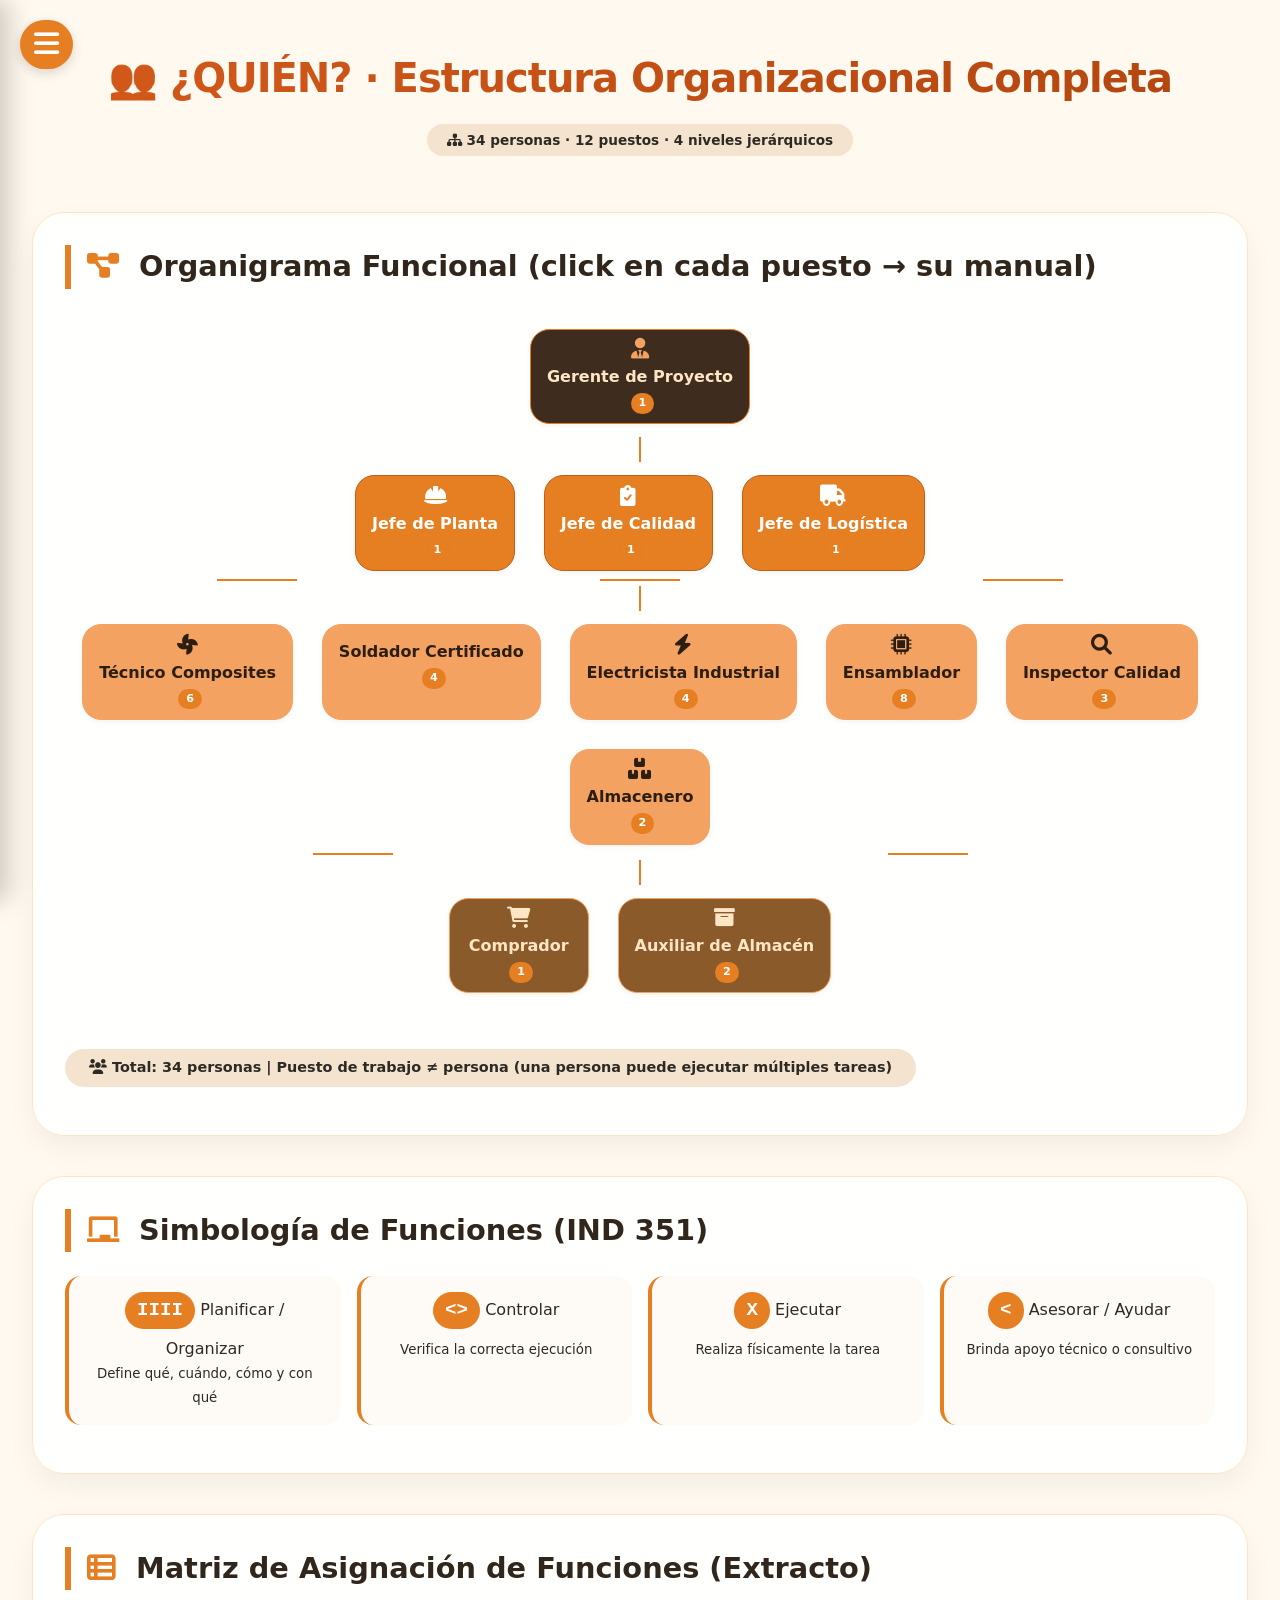
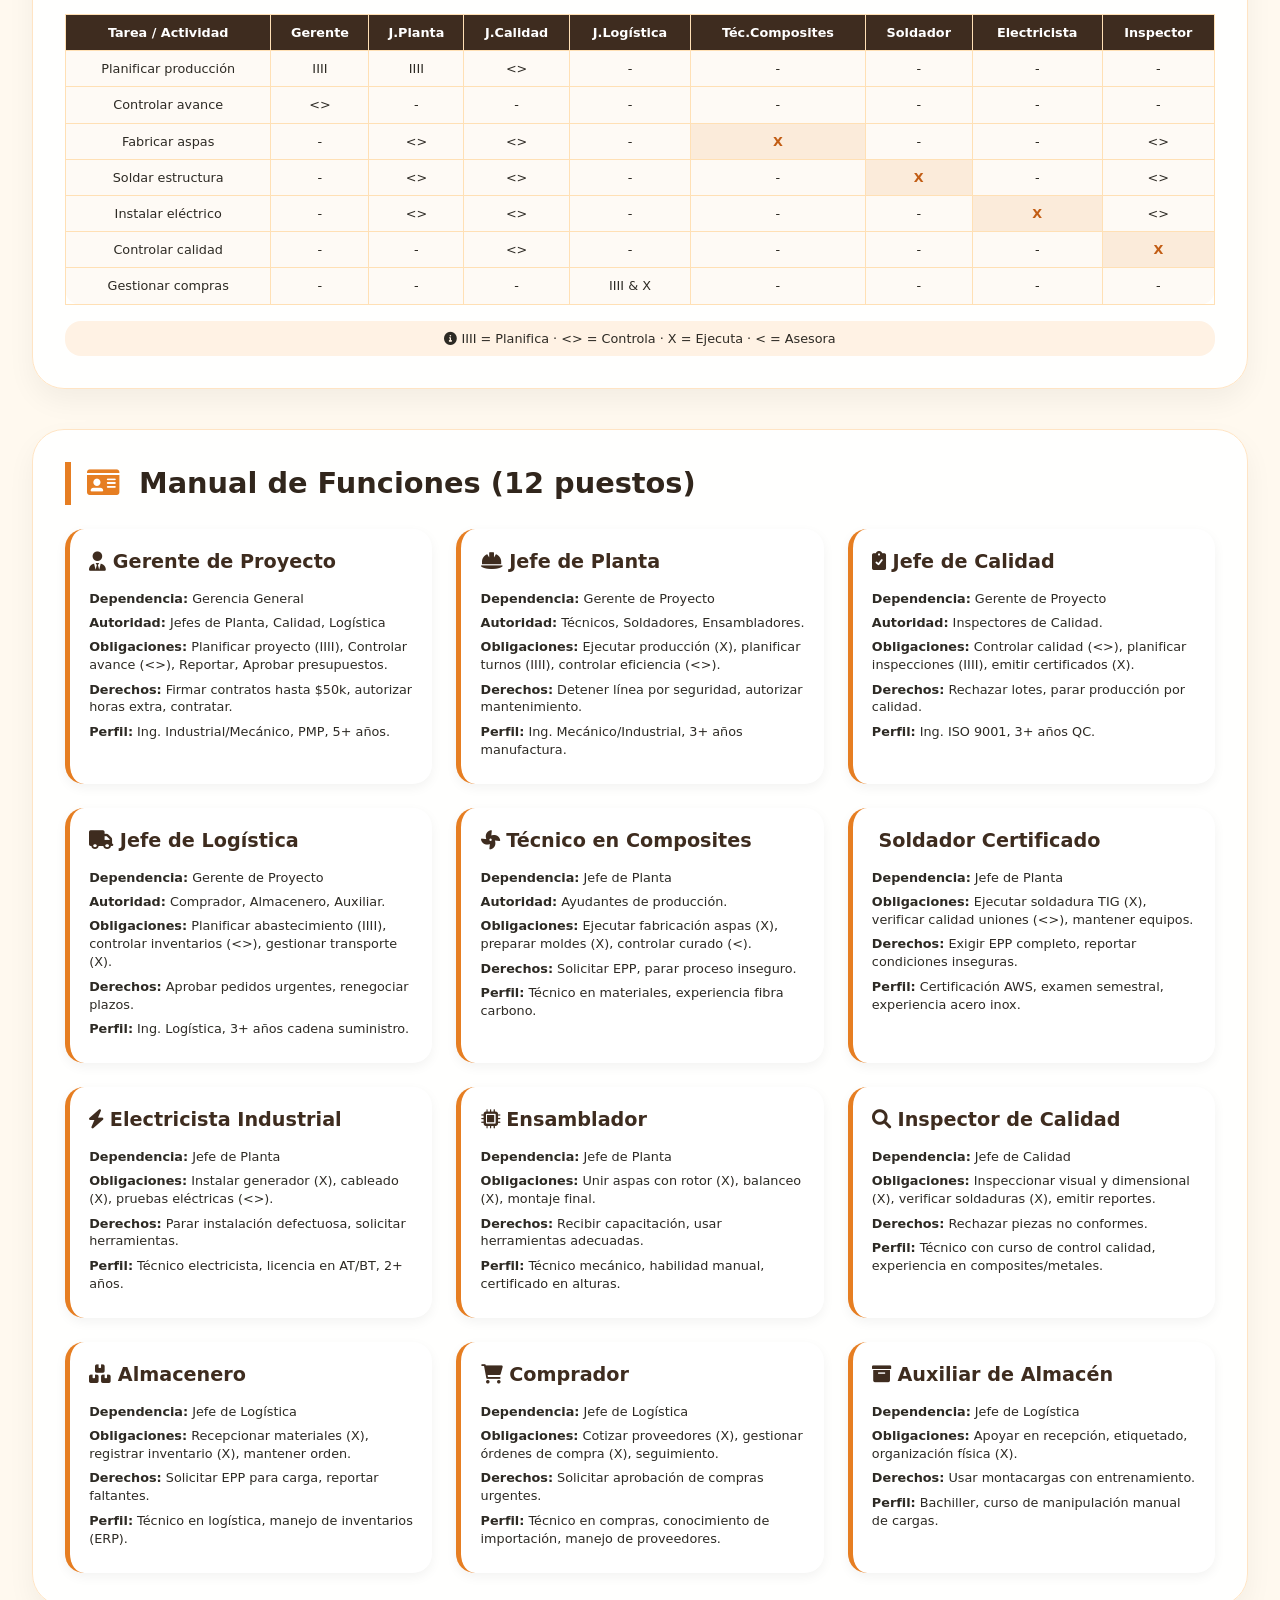
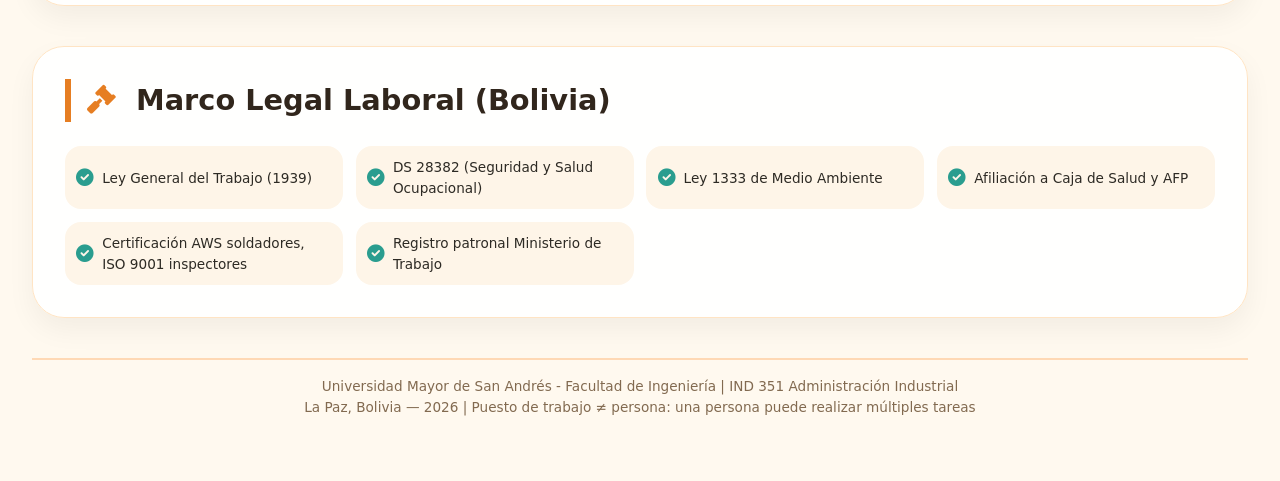
<file: quien.html>
<!DOCTYPE html>
<html lang="es">
<head>
  <meta charset="UTF-8">
  <meta name="viewport" content="width=device-width, initial-scale=1.0, user-scalable=yes">
  <title>GeoWind Bolivia | ¿QUIÉN? - Estructura completa</title>
  <link rel="stylesheet" href="https://cdnjs.cloudflare.com/ajax/libs/font-awesome/6.0.0-beta3/css/all.min.css">
  <link rel="stylesheet" href="index.css">
  <link rel="stylesheet" href="quien.css">
</head>
<body>

  <button class="menu-toggle" id="menuToggleBtn"><i class="fas fa-bars"></i></button>

  <div class="sidebar" id="sidebarMenu">
    <div class="sidebar-header"><i class="fas fa-wind"></i><h3>GeoWind<br><span>IND 351</span></h3></div>
    <nav class="sidebar-nav">
      <a href="index.html" class="nav-link"><i class="fas fa-home"></i> Inicio</a>
      <a href="que.html" class="nav-link"><i class="fas fa-question-circle"></i> ¿QUÉ?</a>
      <a href="quien.html" class="nav-link active"><i class="fas fa-users"></i> ¿QUIÉN?</a>
      <a href="como.html" class="nav-link"><i class="fas fa-cogs"></i> ¿CÓMO?</a>
      <a href="cuando.html" class="nav-link"><i class="fas fa-calendar-alt"></i> ¿CUÁNDO?</a>
      <a href="donde.html" class="nav-link"><i class="fas fa-map-marker-alt"></i> ¿DÓNDE?</a>
      <a href="conque.html" class="nav-link"><i class="fas fa-tools"></i> ¿CON QUÉ?</a>
      <a href="acosto.html" class="nav-link"><i class="fas fa-chart-line"></i> ¿A QUÉ COSTO?</a>
    </nav>
    <div class="sidebar-footer"><i class="fas fa-university"></i> UMSA - IND 351<br>Gestión 2026</div>
  </div>
  <div class="overlay" id="overlay"></div>

  <main class="main-container">
    <div class="hero">
      <h1>👥 ¿QUIÉN? · Estructura Organizacional Completa</h1>
      <div class="badge-umsa"><i class="fas fa-sitemap"></i> 34 personas · 12 puestos · 4 niveles jerárquicos</div>
    </div>

    <!-- ORGANIGRAMA EN ÁRBOL CON CONECTORES -->
    <section class="section-card">
      <div class="section-title"><i class="fas fa-diagram-project"></i> Organigrama Funcional (click en cada puesto → su manual)</div>
      <div class="org-tree">
        <!-- Nivel 1: Gerente -->
        <div class="org-level level-1">
          <div class="org-node root" data-target="gerente">
            <i class="fas fa-user-tie"></i> Gerente de Proyecto<br><span class="cantidad">1</span>
          </div>
        </div>
        <!-- Flecha vertical principal -->
        <div class="org-connector vertical"></div>
        
        <!-- Nivel 2: Gerencial (3 puestos) -->
        <div class="org-level level-2">
          <div class="org-node" data-target="jefe-planta">
            <i class="fas fa-hard-hat"></i> Jefe de Planta<br><span class="cantidad">1</span>
          </div>
          <div class="org-node" data-target="jefe-calidad">
            <i class="fas fa-clipboard-check"></i> Jefe de Calidad<br><span class="cantidad">1</span>
          </div>
          <div class="org-node" data-target="jefe-logistica">
            <i class="fas fa-truck"></i> Jefe de Logística<br><span class="cantidad">1</span>
          </div>
        </div>
        <!-- Líneas de conexión desde nivel 2 hacia nivel 3 -->
        <div class="org-connector horizontal-group">
          <div class="branch-line"></div>
          <div class="branch-line"></div>
          <div class="branch-line"></div>
        </div>
        <div class="org-connector vertical-group"></div>

        <!-- Nivel 3: Operativo (6 puestos) -->
        <div class="org-level level-3">
          <div class="org-node" data-target="tecnico-composites">
            <i class="fas fa-fan"></i> Técnico Composites<br><span class="cantidad">6</span>
          </div>
          <div class="org-node" data-target="soldador">
            <i class="fas fa-weld"></i> Soldador Certificado<br><span class="cantidad">4</span>
          </div>
          <div class="org-node" data-target="electricista">
            <i class="fas fa-bolt"></i> Electricista Industrial<br><span class="cantidad">4</span>
          </div>
          <div class="org-node" data-target="ensamblador">
            <i class="fas fa-microchip"></i> Ensamblador<br><span class="cantidad">8</span>
          </div>
          <div class="org-node" data-target="inspector">
            <i class="fas fa-search"></i> Inspector Calidad<br><span class="cantidad">3</span>
          </div>
          <div class="org-node" data-target="almacenero">
            <i class="fas fa-boxes"></i> Almacenero<br><span class="cantidad">2</span>
          </div>
        </div>
        <!-- Conectores hacia nivel apoyo -->
        <div class="org-connector horizontal-group small">
          <div class="branch-line"></div>
          <div class="branch-line"></div>
        </div>
        <div class="org-connector vertical-group"></div>

        <!-- Nivel 4: Apoyo (2 puestos) -->
        <div class="org-level level-4">
          <div class="org-node" data-target="comprador">
            <i class="fas fa-shopping-cart"></i> Comprador<br><span class="cantidad">1</span>
          </div>
          <div class="org-node" data-target="auxiliar">
            <i class="fas fa-archive"></i> Auxiliar de Almacén<br><span class="cantidad">2</span>
          </div>
        </div>
      </div>
      <p class="total-personas"><i class="fas fa-users"></i> Total: 34 personas | Puesto de trabajo ≠ persona (una persona puede ejecutar múltiples tareas)</p>
    </section>

    <!-- SIMBOLOGÍA DE FUNCIONES -->
    <section class="section-card">
      <div class="section-title"><i class="fas fa-chalkboard"></i> Simbología de Funciones (IND 351)</div>
      <div class="simbologia-grid">
        <div class="simbolo-item"><span class="simbolo">IIII</span> Planificar / Organizar <br><small>Define qué, cuándo, cómo y con qué</small></div>
        <div class="simbolo-item"><span class="simbolo">&lt;&gt;</span> Controlar <br><small>Verifica la correcta ejecución</small></div>
        <div class="simbolo-item"><span class="simbolo">X</span> Ejecutar <br><small>Realiza físicamente la tarea</small></div>
        <div class="simbolo-item"><span class="simbolo">&lt;</span> Asesorar / Ayudar <br><small>Brinda apoyo técnico o consultivo</small></div>
      </div>
    </section>

    <!-- MATRIZ DE ASIGNACIÓN DE FUNCIONES (ampliada) -->
    <section class="section-card">
      <div class="section-title"><i class="fas fa-table-list"></i> Matriz de Asignación de Funciones (Extracto)</div>
      <div class="tabla-responsive">
        <table class="matriz-tabla">
          <thead>
            <tr><th>Tarea / Actividad</th><th>Gerente</th><th>J.Planta</th><th>J.Calidad</th><th>J.Logística</th><th>Téc.Composites</th><th>Soldador</th><th>Electricista</th><th>Inspector</th></tr>
          </thead>
          <tbody>
            <tr><td>Planificar producción</td><td>IIII</td><td>IIII</td><td>&lt;&gt;</td><td>-</td><td>-</td><td>-</td><td>-</td><td>-</td></tr>
            <tr><td>Controlar avance</td><td>&lt;&gt;</td><td>-</td><td>-</td><td>-</td><td>-</td><td>-</td><td>-</td><td>-</td></tr>
            <tr><td>Fabricar aspas</td><td>-</td><td>&lt;&gt;</td><td>&lt;&gt;</td><td>-</td><td class="ejecuta">X</td><td>-</td><td>-</td><td>&lt;&gt;</td></tr>
            <tr><td>Soldar estructura</td><td>-</td><td>&lt;&gt;</td><td>&lt;&gt;</td><td>-</td><td>-</td><td class="ejecuta">X</td><td>-</td><td>&lt;&gt;</td></tr>
            <tr><td>Instalar eléctrico</td><td>-</td><td>&lt;&gt;</td><td>&lt;&gt;</td><td>-</td><td>-</td><td>-</td><td class="ejecuta">X</td><td>&lt;&gt;</td></tr>
            <tr><td>Controlar calidad</td><td>-</td><td>-</td><td>&lt;&gt;</td><td>-</td><td>-</td><td>-</td><td>-</td><td class="ejecuta">X</td></tr>
            <tr><td>Gestionar compras</td><td>-</td><td>-</td><td>-</td><td>IIII & X</td><td>-</td><td>-</td><td>-</td><td>-</td></tr>
          </tbody>
        </table>
      </div>
      <p class="nota-matriz"><i class="fas fa-info-circle"></i> IIII = Planifica · &lt;&gt; = Controla · X = Ejecuta · &lt; = Asesora</p>
    </section>

    <!-- MANUAL DE FUNCIONES PARA LOS 12 PUESTOS -->
    <section class="section-card" id="manual-funciones">
      <div class="section-title"><i class="fas fa-id-card"></i> Manual de Funciones (12 puestos)</div>
      <div class="manual-grid" id="manual-container">
        <!-- 1. Gerente -->
        <div class="manual-card" id="gerente">
          <h3><i class="fas fa-user-tie"></i> Gerente de Proyecto</h3>
          <p><strong>Dependencia:</strong> Gerencia General</p>
          <p><strong>Autoridad:</strong> Jefes de Planta, Calidad, Logística</p>
          <p><strong>Obligaciones:</strong> Planificar proyecto (IIII), Controlar avance (&lt;&gt;), Reportar, Aprobar presupuestos.</p>
          <p><strong>Derechos:</strong> Firmar contratos hasta $50k, autorizar horas extra, contratar.</p>
          <p><strong>Perfil:</strong> Ing. Industrial/Mecánico, PMP, 5+ años.</p>
        </div>
        <!-- 2. Jefe Planta -->
        <div class="manual-card" id="jefe-planta">
          <h3><i class="fas fa-hard-hat"></i> Jefe de Planta</h3>
          <p><strong>Dependencia:</strong> Gerente de Proyecto</p>
          <p><strong>Autoridad:</strong> Técnicos, Soldadores, Ensambladores.</p>
          <p><strong>Obligaciones:</strong> Ejecutar producción (X), planificar turnos (IIII), controlar eficiencia (&lt;&gt;).</p>
          <p><strong>Derechos:</strong> Detener línea por seguridad, autorizar mantenimiento.</p>
          <p><strong>Perfil:</strong> Ing. Mecánico/Industrial, 3+ años manufactura.</p>
        </div>
        <!-- 3. Jefe Calidad -->
        <div class="manual-card" id="jefe-calidad">
          <h3><i class="fas fa-clipboard-check"></i> Jefe de Calidad</h3>
          <p><strong>Dependencia:</strong> Gerente de Proyecto</p>
          <p><strong>Autoridad:</strong> Inspectores de Calidad.</p>
          <p><strong>Obligaciones:</strong> Controlar calidad (&lt;&gt;), planificar inspecciones (IIII), emitir certificados (X).</p>
          <p><strong>Derechos:</strong> Rechazar lotes, parar producción por calidad.</p>
          <p><strong>Perfil:</strong> Ing. ISO 9001, 3+ años QC.</p>
        </div>
        <!-- 4. Jefe Logística -->
        <div class="manual-card" id="jefe-logistica">
          <h3><i class="fas fa-truck"></i> Jefe de Logística</h3>
          <p><strong>Dependencia:</strong> Gerente de Proyecto</p>
          <p><strong>Autoridad:</strong> Comprador, Almacenero, Auxiliar.</p>
          <p><strong>Obligaciones:</strong> Planificar abastecimiento (IIII), controlar inventarios (&lt;&gt;), gestionar transporte (X).</p>
          <p><strong>Derechos:</strong> Aprobar pedidos urgentes, renegociar plazos.</p>
          <p><strong>Perfil:</strong> Ing. Logística, 3+ años cadena suministro.</p>
        </div>
        <!-- 5. Técnico Composites -->
        <div class="manual-card" id="tecnico-composites">
          <h3><i class="fas fa-fan"></i> Técnico en Composites</h3>
          <p><strong>Dependencia:</strong> Jefe de Planta</p>
          <p><strong>Autoridad:</strong> Ayudantes de producción.</p>
          <p><strong>Obligaciones:</strong> Ejecutar fabricación aspas (X), preparar moldes (X), controlar curado (&lt;).</p>
          <p><strong>Derechos:</strong> Solicitar EPP, parar proceso inseguro.</p>
          <p><strong>Perfil:</strong> Técnico en materiales, experiencia fibra carbono.</p>
        </div>
        <!-- 6. Soldador -->
        <div class="manual-card" id="soldador">
          <h3><i class="fas fa-weld"></i> Soldador Certificado</h3>
          <p><strong>Dependencia:</strong> Jefe de Planta</p>
          <p><strong>Obligaciones:</strong> Ejecutar soldadura TIG (X), verificar calidad uniones (&lt;&gt;), mantener equipos.</p>
          <p><strong>Derechos:</strong> Exigir EPP completo, reportar condiciones inseguras.</p>
          <p><strong>Perfil:</strong> Certificación AWS, examen semestral, experiencia acero inox.</p>
        </div>
        <!-- 7. Electricista -->
        <div class="manual-card" id="electricista">
          <h3><i class="fas fa-bolt"></i> Electricista Industrial</h3>
          <p><strong>Dependencia:</strong> Jefe de Planta</p>
          <p><strong>Obligaciones:</strong> Instalar generador (X), cableado (X), pruebas eléctricas (&lt;&gt;).</p>
          <p><strong>Derechos:</strong> Parar instalación defectuosa, solicitar herramientas.</p>
          <p><strong>Perfil:</strong> Técnico electricista, licencia en AT/BT, 2+ años.</p>
        </div>
        <!-- 8. Ensamblador -->
        <div class="manual-card" id="ensamblador">
          <h3><i class="fas fa-microchip"></i> Ensamblador</h3>
          <p><strong>Dependencia:</strong> Jefe de Planta</p>
          <p><strong>Obligaciones:</strong> Unir aspas con rotor (X), balanceo (X), montaje final.</p>
          <p><strong>Derechos:</strong> Recibir capacitación, usar herramientas adecuadas.</p>
          <p><strong>Perfil:</strong> Técnico mecánico, habilidad manual, certificado en alturas.</p>
        </div>
        <!-- 9. Inspector Calidad -->
        <div class="manual-card" id="inspector">
          <h3><i class="fas fa-search"></i> Inspector de Calidad</h3>
          <p><strong>Dependencia:</strong> Jefe de Calidad</p>
          <p><strong>Obligaciones:</strong> Inspeccionar visual y dimensional (X), verificar soldaduras (X), emitir reportes.</p>
          <p><strong>Derechos:</strong> Rechazar piezas no conformes.</p>
          <p><strong>Perfil:</strong> Técnico con curso de control calidad, experiencia en composites/metales.</p>
        </div>
        <!-- 10. Almacenero -->
        <div class="manual-card" id="almacenero">
          <h3><i class="fas fa-boxes"></i> Almacenero</h3>
          <p><strong>Dependencia:</strong> Jefe de Logística</p>
          <p><strong>Obligaciones:</strong> Recepcionar materiales (X), registrar inventario (X), mantener orden.</p>
          <p><strong>Derechos:</strong> Solicitar EPP para carga, reportar faltantes.</p>
          <p><strong>Perfil:</strong> Técnico en logística, manejo de inventarios (ERP).</p>
        </div>
        <!-- 11. Comprador -->
        <div class="manual-card" id="comprador">
          <h3><i class="fas fa-shopping-cart"></i> Comprador</h3>
          <p><strong>Dependencia:</strong> Jefe de Logística</p>
          <p><strong>Obligaciones:</strong> Cotizar proveedores (X), gestionar órdenes de compra (X), seguimiento.</p>
          <p><strong>Derechos:</strong> Solicitar aprobación de compras urgentes.</p>
          <p><strong>Perfil:</strong> Técnico en compras, conocimiento de importación, manejo de proveedores.</p>
        </div>
        <!-- 12. Auxiliar Almacén -->
        <div class="manual-card" id="auxiliar">
          <h3><i class="fas fa-archive"></i> Auxiliar de Almacén</h3>
          <p><strong>Dependencia:</strong> Jefe de Logística</p>
          <p><strong>Obligaciones:</strong> Apoyar en recepción, etiquetado, organización física (X).</p>
          <p><strong>Derechos:</strong> Usar montacargas con entrenamiento.</p>
          <p><strong>Perfil:</strong> Bachiller, curso de manipulación manual de cargas.</p>
        </div>
      </div>
    </section>

    <!-- MARCO LEGAL LABORAL -->
    <section class="section-card">
      <div class="section-title"><i class="fas fa-gavel"></i> Marco Legal Laboral (Bolivia)</div>
      <div class="legal-grid">
        <div class="legal-item"><i class="fas fa-check-circle"></i> Ley General del Trabajo (1939)</div>
        <div class="legal-item"><i class="fas fa-check-circle"></i> DS 28382 (Seguridad y Salud Ocupacional)</div>
        <div class="legal-item"><i class="fas fa-check-circle"></i> Ley 1333 de Medio Ambiente</div>
        <div class="legal-item"><i class="fas fa-check-circle"></i> Afiliación a Caja de Salud y AFP</div>
        <div class="legal-item"><i class="fas fa-check-circle"></i> Certificación AWS soldadores, ISO 9001 inspectores</div>
        <div class="legal-item"><i class="fas fa-check-circle"></i> Registro patronal Ministerio de Trabajo</div>
      </div>
    </section>

    <footer>
      <p>Universidad Mayor de San Andrés - Facultad de Ingeniería | IND 351 Administración Industrial</p>
      <p>La Paz, Bolivia — 2026 | Puesto de trabajo ≠ persona: una persona puede realizar múltiples tareas</p>
    </footer>
  </main>

  <script src="script.js"></script>
  <script>
    // Desplazamiento suave al hacer clic en los nodos del organigrama
    document.querySelectorAll('.org-node').forEach(node => {
      node.addEventListener('click', () => {
        const targetId = node.getAttribute('data-target');
        if (targetId) {
          const target = document.getElementById(targetId);
          if (target) {
            target.scrollIntoView({ behavior: 'smooth', block: 'start' });
            target.style.transition = '0.3s';
            target.style.boxShadow = '0 0 0 3px #E67E22';
            setTimeout(() => { target.style.boxShadow = ''; }, 1500);
          }
        }
      });
    });
  </script>
</body>
</html>
</file>
<file: index.css>
/* RESET y estilos base */
* {
  margin: 0;
  padding: 0;
  box-sizing: border-box;
}

body {
  font-family: 'Segoe UI', Roboto, 'Inter', system-ui, -apple-system, sans-serif;
  background: #FFF9EF;  /* crema cálido */
  color: #2D2A24;
  line-height: 1.5;
}

/* ---------- SIDEBAR (menú lateral) ---------- */
.sidebar {
  position: fixed;
  top: 0;
  left: -280px;
  width: 280px;
  height: 100vh;
  background: linear-gradient(145deg, #3E2C1F 0%, #2C1E12 100%);
  z-index: 1000;
  transition: left 0.35s cubic-bezier(0.2, 0.9, 0.4, 1.1);
  box-shadow: 8px 0 25px rgba(0, 0, 0, 0.2);
  padding: 2rem 1rem;
  color: #FEE6C5;
  overflow-y: auto;
}

.sidebar.open {
  left: 0;
}

.sidebar-header {
  display: flex;
  align-items: center;
  gap: 12px;
  border-bottom: 2px solid #E67E22;
  padding-bottom: 1.2rem;
  margin-bottom: 2rem;
}

.sidebar-header i {
  font-size: 2.2rem;
  color: #F4A261;
}

.sidebar-header h3 {
  font-weight: 600;
  letter-spacing: -0.5px;
  font-size: 1.4rem;
}

.sidebar-header span {
  font-size: 0.75rem;
  font-weight: normal;
  display: block;
}

.sidebar-nav {
  display: flex;
  flex-direction: column;
  gap: 0.5rem;
}

.sidebar-nav a {
  display: flex;
  align-items: center;
  gap: 14px;
  padding: 12px 16px;
  border-radius: 60px;
  font-weight: 500;
  color: #FDE8D0;
  text-decoration: none;
  transition: all 0.2s ease;
  font-size: 1rem;
}

.sidebar-nav a i {
  width: 28px;
  font-size: 1.25rem;
}

.sidebar-nav a:hover,
.sidebar-nav a.active {
  background: #E67E22;
  color: #2C1E12;
  box-shadow: 0 4px 8px rgba(0, 0, 0, 0.2);
  transform: translateX(4px);
}

.sidebar-footer {
  margin-top: 2rem;
  font-size: 0.75rem;
  text-align: center;
  padding-top: 1rem;
  border-top: 1px solid #E67E2240;
}

/* Botón hamburguesa */
.menu-toggle {
  position: fixed;
  top: 20px;
  left: 20px;
  background: #E67E22;
  border: none;
  color: white;
  font-size: 1.8rem;
  padding: 8px 14px;
  border-radius: 40px;
  cursor: pointer;
  z-index: 1100;
  box-shadow: 0 4px 12px rgba(0, 0, 0, 0.15);
  transition: all 0.2s;
}

.menu-toggle:hover {
  background: #C25D14;
  transform: scale(1.02);
}

/* Overlay oscuro */
.overlay {
  position: fixed;
  top: 0;
  left: 0;
  width: 100%;
  height: 100%;
  background: rgba(0, 0, 0, 0.5);
  backdrop-filter: blur(2px);
  z-index: 999;
  opacity: 0;
  visibility: hidden;
  transition: 0.25s;
}

.overlay.active {
  opacity: 1;
  visibility: visible;
}

/* ---------- CONTENIDO PRINCIPAL ---------- */
.main-container {
  max-width: 1300px;
  margin: 0 auto;
  padding: 2rem 2rem 3rem;
}

/* Hero */
.hero {
  text-align: center;
  margin-bottom: 2.5rem;
  padding: 1rem 0;
}

.hero h1 {
  font-size: 2.5rem;
  font-weight: 800;
  background: linear-gradient(135deg, #D45A1A, #B1450F);
  -webkit-background-clip: text;
  background-clip: text;
  color: transparent;
  letter-spacing: -1px;
}

.hero p {
  font-size: 1.1rem;
  color: #5A4A38;
  margin-top: 0.5rem;
}

.badge-umsa {
  background: #F4E3CF;
  display: inline-block;
  padding: 6px 20px;
  border-radius: 60px;
  font-size: 0.85rem;
  font-weight: 600;
  margin-top: 1rem;
}

/* Tarjetas */
.section-card {
  background: #FFFFFFE6;
  backdrop-filter: blur(0px);
  border-radius: 2rem;
  box-shadow: 0 12px 28px rgba(0, 0, 0, 0.05);
  margin-bottom: 2.5rem;
  padding: 2rem;
  border: 1px solid #FFE4C4;
  transition: 0.2s;
}

.section-title {
  font-size: 1.8rem;
  font-weight: 700;
  border-left: 6px solid #E67E22;
  padding-left: 1rem;
  margin-bottom: 1.5rem;
  color: #31261C;
}

.section-title i {
  color: #E67E22;
  margin-right: 10px;
}

/* Grilla de 7 preguntas */
.grid-7 {
  display: grid;
  grid-template-columns: repeat(auto-fit, minmax(130px, 1fr));
  gap: 1rem;
  margin: 1.5rem 0;
}

.card-link {
  background: #FEF5E8;
  padding: 1rem;
  text-align: center;
  border-radius: 1.5rem;
  text-decoration: none;
  color: #5A3E28;
  font-weight: 600;
  transition: all 0.2s;
  border: 1px solid #F4A261;
}

.card-link i {
  display: block;
  font-size: 2rem;
  margin-bottom: 8px;
  color: #E67E22;
}

.card-link:hover {
  background: #E67E22;
  color: white;
  transform: translateY(-5px);
}

.card-link:hover i {
  color: white;
}

/* Estadísticas */
.stats {
  display: flex;
  flex-wrap: wrap;
  gap: 1.5rem;
  justify-content: space-around;
  margin: 1.5rem 0;
}

.stats div {
  background: #F4A26120;
  padding: 1rem;
  border-radius: 2rem;
  width: 200px;
  text-align: center;
  font-weight: bold;
}

.stats i {
  font-size: 2rem;
  display: block;
  margin-bottom: 8px;
  color: #E67E22;
}

/* Imagen de ejemplo */
.hero-image {
  width: 100%;
  border-radius: 24px;
  border: 1px solid #F4A261;
  margin-top: 1rem;
}

/* Footer */
footer {
  text-align: center;
  margin-top: 2rem;
  padding: 1rem;
  border-top: 2px solid #FFD9B5;
  color: #826A50;
  font-size: 0.85rem;
}

/* Responsive */
@media (max-width: 780px) {
  .main-container {
    padding: 1rem;
  }
  .section-card {
    padding: 1.5rem;
  }
  .hero h1 {
    font-size: 2rem;
  }
  .section-title {
    font-size: 1.5rem;
  }
  .stats div {
    width: 160px;
  }
}
</file>
<file: acosto.css>
/* acosto.css - Estilos completos para la página ¿A QUÉ COSTO? */

/* --- Sección de teoría y tres barras --- */
.teoria-grid {
  display: grid;
  grid-template-columns: repeat(auto-fit, minmax(280px, 1fr));
  gap: 1.5rem;
  margin: 1rem 0;
}
.teoria-item {
  background: #FEFAF5;
  border-radius: 1rem;
  padding: 1rem;
  border-left: 4px solid #E67E22;
}
.teoria-item h3 i {
  color: #E67E22;
  margin-right: 8px;
}

.costo-barras {
  margin-top: 1.5rem;
  background: #FFF9EF;
  padding: 1rem;
  border-radius: 1rem;
}
.barra-stack {
  display: flex;
  width: 100%;
  height: 60px;
  border-radius: 12px;
  overflow: hidden;
  margin: 0.5rem 0;
}
.barra-segmento {
  display: flex;
  align-items: center;
  justify-content: center;
  color: white;
  font-weight: bold;
  font-size: 0.75rem;
  text-align: center;
  padding: 0 4px;
}
.variable { background: #E67E22; }
.fijo { background: #8B5A2B; }
.mp { background: #2A9D8F; }
.mo { background: #D45A1A; }
.mt-1 { margin-top: 1rem; }
.nota {
  font-size: 0.8rem;
  background: #FFF2E4;
  padding: 0.5rem;
  border-radius: 0.8rem;
  margin-top: 0.5rem;
}

/* --- Tablas de costos --- */
.tabla-container {
  overflow-x: auto;
  margin: 0.5rem 0;
}
.costos-table, .flujo-table {
  width: 100%;
  border-collapse: collapse;
  background: #FEFAF5;
  border-radius: 1rem;
  font-size: 0.85rem;
}
.costos-table th, .flujo-table th,
.costos-table td, .flujo-table td {
  padding: 8px 6px;
  border: 1px solid #FFE0B5;
  text-align: center;
}
.costos-table th, .flujo-table th {
  background: #3E2C1F;
  color: white;
}
.table-total {
  background: #F4E3CF;
  font-weight: bold;
}
.enlace-conque {
  text-align: right;
  margin-top: 0.5rem;
}
.btn-enlace {
  background: #E67E22;
  color: white;
  padding: 0.4rem 1rem;
  border-radius: 2rem;
  text-decoration: none;
  font-size: 0.8rem;
  transition: 0.2s;
  display: inline-block;
}
.btn-enlace:hover {
  background: #C25D14;
  transform: scale(1.02);
}
.sub-section {
  margin-bottom: 1.5rem;
}
.sub-section h3 {
  margin-bottom: 0.5rem;
  color: #3E2C1F;
}
.resumen-variable {
  background: #E67E2210;
  padding: 0.8rem;
  border-radius: 1rem;
  text-align: center;
  font-weight: bold;
  margin-top: 1rem;
}

/* --- Resumen total --- */
.resumen-total {
  background: #FFF2E4;
  border-radius: 1rem;
  padding: 1rem;
}
.resumen-item {
  display: flex;
  justify-content: space-between;
  padding: 0.5rem 0;
  border-bottom: 1px solid #FFE0B5;
}
.resumen-item.total {
  font-size: 1.2rem;
  font-weight: bold;
  color: #E67E22;
  border-bottom: none;
}

/* --- Precio de venta --- */
.precio-pasos {
  display: flex;
  flex-wrap: wrap;
  gap: 0.8rem;
  justify-content: space-between;
  background: #FEFAF5;
  padding: 1rem;
  border-radius: 1rem;
}
.paso {
  background: #FFF2E4;
  padding: 0.5rem 1rem;
  border-radius: 2rem;
  font-size: 0.9rem;
}
.paso.final {
  background: #E67E22;
  color: white;
  font-weight: bold;
}
.competencia {
  margin-top: 1rem;
  text-align: center;
  background: #2A9D8F10;
  padding: 0.5rem;
  border-radius: 1rem;
}

/* --- Punto de equilibrio --- */
.equilibrio-grid {
  display: grid;
  grid-template-columns: 1fr 1fr;
  gap: 1.5rem;
  margin: 1rem 0;
}
.formula-box {
  background: #FEF5E8;
  padding: 1rem;
  border-radius: 1rem;
}
.grafico-pe {
  background: #FFF2E4;
  padding: 1rem;
  border-radius: 1rem;
  text-align: center;
}
.barra-pe {
  background: #FFE0B5;
  border-radius: 20px;
  overflow: hidden;
  margin: 1rem 0;
}
.barra-cf {
  background: #D45A1A;
  color: white;
  text-align: center;
  padding: 6px;
  font-size: 0.7rem;
}
.barra-mc {
  background: #2A9D8F;
  color: white;
  text-align: center;
  padding: 6px;
  font-size: 0.7rem;
}
.btn-modal-imagen {
  background: #E67E22;
  border: none;
  padding: 0.5rem 1rem;
  border-radius: 2rem;
  color: white;
  cursor: pointer;
  margin-top: 0.5rem;
  transition: 0.2s;
}
.btn-modal-imagen:hover { background: #C25D14; }
.interpretacion {
  background: #E67E2210;
  padding: 0.8rem;
  border-radius: 1rem;
  margin-top: 1rem;
}

/* --- Simulador interactivo --- */
.calculadora {
  background: #FEFAF5;
  padding: 1rem;
  border-radius: 1rem;
}
.calculadora label {
  font-weight: bold;
  display: block;
  margin-bottom: 0.5rem;
}
input[type="range"] {
  width: 100%;
  margin: 0.5rem 0;
}
.resultados-simulador {
  display: grid;
  grid-template-columns: repeat(auto-fit, minmax(180px, 1fr));
  gap: 0.8rem;
  margin-top: 1rem;
}
.sim-item {
  background: #FFF2E4;
  padding: 0.6rem;
  border-radius: 1rem;
  text-align: center;
  font-size: 0.85rem;
}
.sim-item.utilidad {
  background: #2A9D8F20;
  font-weight: bold;
}
.sim-item.status {
  grid-column: span 2;
  background: #FFF2E4;
}

/* --- KPIs de rentabilidad --- */
.kpi-rentabilidad {
  display: grid;
  grid-template-columns: repeat(auto-fit, minmax(150px, 1fr));
  gap: 1rem;
  margin-top: 1rem;
}
.kpi-card {
  background: linear-gradient(145deg, #FFF9EF, #FFF2E4);
  border-radius: 1.2rem;
  padding: 1rem;
  text-align: center;
  border: 1px solid #F4A261;
  transition: 0.2s;
}
.kpi-card:hover { transform: translateY(-4px); box-shadow: 0 8px 20px rgba(0,0,0,0.1); }
.kpi-card i { font-size: 2rem; color: #E67E22; margin-bottom: 0.5rem; }
.kpi-card h4 { font-size: 0.9rem; margin-bottom: 0.2rem; }
.kpi-card p { font-size: 1.3rem; font-weight: bold; color: #E67E22; margin: 0.2rem 0; }

/* --- Flujo de caja --- */
.flujo-table .total-row {
  background: #F4E3CF;
  font-weight: bold;
}
.nota-flujo {
  margin-top: 0.5rem;
  font-size: 0.8rem;
  text-align: center;
  background: #FFF2E4;
  padding: 0.5rem;
  border-radius: 1rem;
}

/* --- Financiamiento y consideraciones --- */
.financiamiento-grid {
  display: grid;
  grid-template-columns: repeat(auto-fit, minmax(250px, 1fr));
  gap: 1rem;
  margin-bottom: 1.5rem;
}
.fuente-card {
  background: #FEF5E8;
  border-radius: 1rem;
  padding: 1rem;
  text-align: center;
}
.fuente-card i { font-size: 2rem; color: #E67E22; margin-bottom: 0.5rem; }
.consideraciones {
  background: #FFF2E4;
  padding: 1rem;
  border-radius: 1rem;
}
.consideraciones ul {
  margin-left: 1.5rem;
  margin-top: 0.5rem;
}
.consideraciones li { margin-bottom: 0.3rem; }

/* --- Resumen ejecutivo --- */
.resumen-ejecutivo {
  background: #FEFAF5;
}
.resumen-grid {
  display: grid;
  grid-template-columns: repeat(auto-fit, minmax(200px, 1fr));
  gap: 0.8rem;
  margin: 1rem 0;
}
.resumen-grid div {
  background: #FFF2E4;
  padding: 0.6rem;
  border-radius: 1rem;
  display: flex;
  justify-content: space-between;
  align-items: center;
  flex-wrap: wrap;
}
.resumen-grid span { font-weight: normal; }
.resumen-grid strong { color: #E67E22; }
.conclusion-viabilidad {
  background: #2A9D8F10;
  padding: 0.8rem;
  border-radius: 1rem;
  text-align: center;
  font-weight: bold;
  margin-top: 1rem;
}

/* --- Modal y zoom --- */
.modal {
  display: none;
  position: fixed;
  z-index: 2000;
  left: 0;
  top: 0;
  width: 100%;
  height: 100%;
  background-color: rgba(0,0,0,0.85);
  justify-content: center;
  align-items: center;
}
.modal-content {
  background: #FFF9EF;
  border-radius: 2rem;
  width: 90%;
  max-width: 1000px;
  max-height: 90vh;
  display: flex;
  flex-direction: column;
  animation: fadeIn 0.3s;
  box-shadow: 0 20px 40px rgba(0,0,0,0.3);
}
@keyframes fadeIn { from { opacity: 0; transform: scale(0.95); } to { opacity: 1; transform: scale(1); } }
.close-modal {
  align-self: flex-end;
  font-size: 2rem;
  font-weight: bold;
  color: #E67E22;
  cursor: pointer;
  padding: 0.5rem 1rem;
}
.close-modal:hover { color: #C25D14; }
.modal-content h3 { text-align: center; margin: 0 0 0.5rem; color: #3E2C1F; }
.zoom-controls {
  display: flex;
  justify-content: center;
  gap: 1rem;
  margin: 0.5rem 0;
}
.zoom-btn {
  background: #E67E22;
  border: none;
  color: white;
  font-size: 1.2rem;
  padding: 0.4rem 1rem;
  border-radius: 2rem;
  cursor: pointer;
  transition: 0.2s;
}
.zoom-btn:hover { background: #C25D14; }
.modal-image-container {
  overflow: auto;
  text-align: center;
  padding: 1rem;
  max-height: 65vh;
  background: #FEF5E8;
}
.modal-image-container img {
  transition: transform 0.2s ease;
  max-width: 100%;
  transform-origin: center;
  cursor: zoom-in;
}
.modal-nota {
  text-align: center;
  font-size: 0.8rem;
  padding: 0.8rem;
  color: #6c5b4b;
}

/* --- Responsive --- */
@media (max-width: 780px) {
  .equilibrio-grid {
    grid-template-columns: 1fr;
  }
  .resultados-simulador {
    grid-template-columns: 1fr;
  }
  .sim-item.status {
    grid-column: span 1;
  }
  .kpi-rentabilidad {
    grid-template-columns: repeat(auto-fit, minmax(130px, 1fr));
  }
  .resumen-grid div {
    flex-direction: column;
    text-align: center;
    gap: 0.3rem;
  }
  .precio-pasos {
    flex-direction: column;
    align-items: center;
  }
  .teoria-grid {
    grid-template-columns: 1fr;
  }
}
</file>
<file: como.css>
/* Estilos específicos para ¿CÓMO? - Versión profesional */

.procesos-tipos {
  display: grid;
  grid-template-columns: repeat(auto-fit, minmax(280px, 1fr));
  gap: 1.5rem;
  margin-top: 1rem;
}

.proceso-card {
  background: #FEFAF5;
  border-radius: 1.5rem;
  padding: 1.5rem;
  text-align: center;
  transition: transform 0.2s, box-shadow 0.2s;
  border-top: 4px solid;
}
.proceso-card:hover { transform: translateY(-5px); box-shadow: 0 8px 20px rgba(0,0,0,0.1); }
.proceso-card i { font-size: 2.5rem; margin-bottom: 0.8rem; }
.estrategico { border-top-color: #2A9D8F; }
.estrategico i { color: #2A9D8F; }
.valor { border-top-color: #E67E22; }
.valor i { color: #E67E22; }
.apoyo { border-top-color: #8B5A2B; }
.apoyo i { color: #8B5A2B; }

/* Tiempos y fórmula */
.tiempos-grid {
  display: flex;
  flex-wrap: wrap;
  gap: 1rem;
  justify-content: center;
  margin: 1rem 0;
}
.tiempo-item {
  background: #FFF2E4;
  padding: 0.5rem 1rem;
  border-radius: 2rem;
  font-size: 0.9rem;
}
.formula-box {
  background: #E67E2210;
  padding: 1rem;
  border-radius: 1.5rem;
  text-align: center;
  font-size: 1.1rem;
  font-weight: 600;
}

/* Evolución */
.evolucion {
  display: flex;
  flex-wrap: wrap;
  justify-content: center;
  align-items: center;
  gap: 1rem;
  margin: 1.5rem 0;
  background: #FEF5E8;
  padding: 1.5rem;
  border-radius: 2rem;
}
.evolucion span {
  background: #E67E22;
  color: white;
  padding: 0.8rem 1.2rem;
  border-radius: 2rem;
  font-weight: bold;
  text-align: center;
  min-width: 100px;
}
.evolucion i { font-size: 1.5rem; color: #E67E22; }
.ejemplo-evolucion {
  text-align: center;
  background: #FFF2E4;
  padding: 0.8rem;
  border-radius: 1rem;
  margin-top: 0.5rem;
}

/* SOPs */
.sop {
  background: #FEFAF5;
  border-radius: 1.5rem;
  padding: 1.2rem;
  margin-bottom: 1.5rem;
  border-left: 4px solid #E67E22;
}
.sop h3 { color: #3E2C1F; margin-bottom: 0.5rem; }
.sop h3 i { color: #E67E22; margin-right: 10px; }
.pasos {
  display: flex;
  flex-wrap: wrap;
  gap: 0.5rem;
  margin: 1rem 0;
}
.pasos div {
  background: #FFF2E4;
  padding: 0.3rem 0.8rem;
  border-radius: 20px;
  font-size: 0.85rem;
}
.control-calidad {
  background: #E67E2210;
  padding: 0.5rem;
  border-radius: 1rem;
  margin-top: 0.8rem;
  font-size: 0.9rem;
}

/* Tabla de procesos críticos */
.tabla-container { overflow-x: auto; }
.critica-tabla {
  width: 100%;
  border-collapse: collapse;
  background: #FEFAF5;
  border-radius: 1rem;
}
.critica-tabla th, .critica-tabla td {
  padding: 10px 8px;
  border: 1px solid #FFE0B5;
  text-align: center;
}
.critica-tabla th { background: #3E2C1F; color: white; }

/* KPIs mejorados */
.kpi-grid {
  display: grid;
  grid-template-columns: repeat(auto-fit, minmax(260px, 1fr));
  gap: 1.2rem;
  margin-top: 1rem;
}
.kpi-card {
  background: linear-gradient(135deg, #FFF9EF, #FFF2E4);
  border-radius: 1.2rem;
  padding: 1rem;
  display: flex;
  align-items: center;
  gap: 1rem;
  transition: all 0.3s;
  border: 1px solid #F4A261;
  box-shadow: 0 2px 6px rgba(0,0,0,0.05);
}
.kpi-card:hover {
  transform: translateY(-4px);
  box-shadow: 0 12px 20px rgba(0,0,0,0.1);
  border-color: #E67E22;
}
.kpi-icon {
  background: #E67E22;
  width: 50px;
  height: 50px;
  border-radius: 50%;
  display: flex;
  align-items: center;
  justify-content: center;
  font-size: 1.8rem;
  color: white;
}
.kpi-info { flex: 1; }
.kpi-info h4 { font-size: 1rem; margin-bottom: 0.2rem; color: #3E2C1F; }
.kpi-meta { font-size: 1.2rem; font-weight: bold; color: #E67E22; }
.kpi-info small { font-size: 0.7rem; color: #6c5b4b; }

.socioeconomico {
  font-size: 1.1rem;
  text-align: center;
  background: #E67E2210;
  padding: 1.5rem;
  border-radius: 1.5rem;
  font-style: italic;
}

/* Videos y referencias */
.videos-grid {
  display: grid;
  grid-template-columns: repeat(auto-fit, minmax(280px, 1fr));
  gap: 1.5rem;
  margin: 1.5rem 0;
}
.video-item {
  background: #FEFAF5;
  border-radius: 1rem;
  overflow: hidden;
  box-shadow: 0 4px 12px rgba(0,0,0,0.1);
}
.video-item iframe {
  width: 100%;
  aspect-ratio: 16 / 9;
  border: none;
}
.video-item p {
  padding: 0.8rem;
  text-align: center;
  font-weight: 500;
  margin: 0;
}
.referencias {
  background: #FFF2E4;
  padding: 1rem;
  border-radius: 1rem;
  margin-top: 1rem;
}
.referencias h3 { margin-bottom: 0.5rem; color: #3E2C1F; }
.referencias ul { margin-left: 1.2rem; }
.referencias li { margin-bottom: 0.3rem; }
.referencias a { color: #E67E22; text-decoration: none; }
.referencias a:hover { text-decoration: underline; }

@media (max-width: 780px) {
  .evolucion { flex-direction: column; }
  .evolucion i { transform: rotate(90deg); }
  .pasos { justify-content: center; }
  .kpi-card { flex-direction: column; text-align: center; }
  .kpi-icon { margin: 0 auto; }
}
</file>
<file: conque.css>
/* Estilos específicos para ¿CON QUÉ? - Versión profesional con modales y tablas */

.section-card {
  overflow-x: auto;
}

/* Estilos de fórmulas */
.formula-basica {
  background: #E67E2210;
  border-radius: 1.2rem;
  padding: 1rem;
  margin-top: 1rem;
}
.formula-basica ul {
  margin-left: 1.5rem;
}

/* Tablas de clasificación ABC y cálculos */
.tabla-container {
  overflow-x: auto;
  margin: 1rem 0;
}
.abc-table, .ss-table, .pp-table, .qe-table {
  width: 100%;
  border-collapse: collapse;
  background: #FEFAF5;
  border-radius: 1rem;
  font-size: 0.85rem;
}
.abc-table th, .ss-table th, .pp-table th, .qe-table th,
.abc-table td, .ss-table td, .pp-table td, .qe-table td {
  padding: 10px 6px;
  border: 1px solid #FFE0B5;
  text-align: center;
}
.abc-table th, .ss-table th, .pp-table th, .qe-table th {
  background: #3E2C1F;
  color: white;
}
.clase-a { background: #D45A1A20; font-weight: bold; color: #D45A1A; }
.clase-b { background: #F4A26120; font-weight: bold; color: #E67E22; }
.clase-c { background: #8B5A2B20; font-weight: bold; color: #8B5A2B; }
.nota {
  margin-top: 0.5rem;
  font-size: 0.85rem;
  background: #FFF2E4;
  padding: 0.5rem;
  border-radius: 0.8rem;
}

/* Tarjetas de cálculos */
.calculos-grid {
  display: grid;
  grid-template-columns: repeat(auto-fit, minmax(260px, 1fr));
  gap: 1.2rem;
  margin: 1rem 0;
}
.calc-card {
  background: #FEFAF5;
  border-radius: 1rem;
  padding: 1rem;
  border-left: 4px solid #E67E22;
  box-shadow: 0 2px 6px rgba(0,0,0,0.05);
}
.calc-card h4 {
  margin-bottom: 0.5rem;
  color: #3E2C1F;
}
.calc-card p {
  font-size: 0.9rem;
}

/* Botón para modelo diente de sierra */
.btn-modelo-container {
  text-align: center;
  margin: 1.5rem 0 0.5rem;
}
.btn-modelo {
  background: #E67E22;
  border: none;
  padding: 0.8rem 1.8rem;
  border-radius: 3rem;
  color: white;
  font-weight: bold;
  font-size: 1rem;
  cursor: pointer;
  transition: all 0.3s ease;
  box-shadow: 0 4px 10px rgba(0,0,0,0.1);
}
.btn-modelo i { margin-right: 8px; }
.btn-modelo:hover { background: #C25D14; transform: scale(1.02); }

/* Grid de materiales y equipos (se mantiene el estilo anterior pero mejorado) */
.materiales-grid {
  display: grid;
  grid-template-columns: repeat(auto-fit, minmax(240px, 1fr));
  gap: 1.2rem;
  margin-top: 1rem;
}
.material-categoria {
  background: #FEFAF5;
  border-radius: 1rem;
  padding: 1rem;
  border-left: 4px solid #E67E22;
}
.material-categoria h3 i { color: #E67E22; margin-right: 8px; }
.material-categoria ul { margin-left: 1.5rem; }
.equipos-grid {
  display: grid;
  grid-template-columns: repeat(auto-fit, minmax(180px, 1fr));
  gap: 0.8rem;
  margin-top: 1rem;
}
.equipo {
  background: #FFF2E4;
  padding: 0.6rem;
  border-radius: 2rem;
  text-align: center;
  font-weight: 500;
}
.equipo i { margin-right: 6px; color: #E67E22; }

/* Modal y zoom (reutilizado de cuando.html) */
.modal {
  display: none;
  position: fixed;
  z-index: 2000;
  left: 0;
  top: 0;
  width: 100%;
  height: 100%;
  background-color: rgba(0,0,0,0.85);
  justify-content: center;
  align-items: center;
}
.modal-content {
  background: #FFF9EF;
  border-radius: 2rem;
  width: 90%;
  max-width: 1100px;
  max-height: 90vh;
  display: flex;
  flex-direction: column;
  animation: fadeIn 0.3s;
  box-shadow: 0 20px 40px rgba(0,0,0,0.3);
}
@keyframes fadeIn { from { opacity: 0; transform: scale(0.95); } to { opacity: 1; transform: scale(1); } }
.close-modal {
  align-self: flex-end;
  font-size: 2rem;
  font-weight: bold;
  color: #E67E22;
  cursor: pointer;
  padding: 0.5rem 1rem;
}
.close-modal:hover { color: #C25D14; }
.modal-content h3 { text-align: center; margin: 0 0 0.5rem; color: #3E2C1F; }
.zoom-controls {
  display: flex;
  justify-content: center;
  gap: 1rem;
  margin: 0.5rem 0;
}
.zoom-btn {
  background: #E67E22;
  border: none;
  color: white;
  font-size: 1.2rem;
  padding: 0.4rem 1rem;
  border-radius: 2rem;
  cursor: pointer;
  transition: 0.2s;
}
.zoom-btn:hover { background: #C25D14; }
.modal-image-container {
  overflow: auto;
  text-align: center;
  padding: 1rem;
  max-height: 65vh;
  background: #FEF5E8;
}
.modal-image-container img {
  transition: transform 0.2s ease;
  max-width: 100%;
  transform-origin: center;
  cursor: zoom-in;
}
.modal-nota {
  text-align: center;
  font-size: 0.8rem;
  padding: 0.8rem;
  color: #6c5b4b;
}

@media (max-width: 780px) {
  .abc-table, .ss-table, .pp-table, .qe-table { font-size: 0.7rem; }
  .btn-modelo { padding: 0.6rem 1.2rem; font-size: 0.9rem; }
  .modal-content { width: 95%; }
}
</file>
<file: gantt.css>
/* Estilos específicos para la página de Gantt detallado */
.toolbar {
  display: flex;
  flex-wrap: wrap;
  justify-content: space-between;
  align-items: center;
  gap: 1rem;
  margin-bottom: 1.5rem;
  background: #FEFAF5;
  padding: 0.8rem 1.2rem;
  border-radius: 2rem;
}
.tool-btn {
  background: #E67E22;
  border: none;
  padding: 0.5rem 1rem;
  border-radius: 2rem;
  color: white;
  font-weight: bold;
  cursor: pointer;
  transition: 0.2s;
}
.tool-btn.reset {
  background: #8B5A2B;
}
.tool-btn:hover {
  transform: scale(1.02);
  background: #C25D14;
}
.leyenda-gantt {
  display: flex;
  gap: 1rem;
  font-size: 0.8rem;
}
.leyenda-gantt i {
  margin-right: 0.3rem;
}

/* Contenedor del Gantt con scroll */
.gantt-detalle-container {
  background: white;
  border-radius: 1rem;
  overflow-x: auto;
  margin-bottom: 2rem;
  box-shadow: 0 4px 12px rgba(0,0,0,0.1);
}
.gantt-scroll-wrapper {
  min-width: 800px;
}
.gantt-timeline {
  display: grid;
  grid-auto-rows: auto;
  font-size: 0.7rem;
}
.gantt-header-cell, .gantt-day-header {
  background: #3E2C1F;
  color: white;
  font-weight: bold;
  padding: 8px 4px;
  text-align: center;
  border-right: 1px solid #FFE0B5;
  position: sticky;
  top: 0;
  z-index: 10;
}
.gantt-header-cell {
  background: #2C1E12;
  font-size: 0.8rem;
}
.gantt-day-header {
  background: #5A4A38;
  font-size: 0.65rem;
  min-width: 40px;
}
.gantt-row {
  display: contents;
}
.gantt-task-name {
  background: #FEFAF5;
  padding: 8px 6px;
  border-bottom: 1px solid #FFE0B5;
  font-weight: 500;
  position: sticky;
  left: 0;
  background-color: #FFF9EF;
  z-index: 5;
}
.gantt-task-name.critical-task {
  border-left: 3px solid #D45A1A;
  font-weight: bold;
}
.task-code {
  font-family: monospace;
  background: #E67E2220;
  padding: 2px 6px;
  border-radius: 20px;
  margin-right: 8px;
  font-size: 0.7rem;
}
.gantt-cell {
  border-bottom: 1px solid #FFE0B5;
  border-right: 1px solid #FFE0B5;
  position: relative;
  min-width: 30px;
}
.gantt-bar-cell {
  background: #FFF2E4;
}
.gantt-bar {
  position: absolute;
  top: 2px;
  bottom: 2px;
  left: 1px;
  border-radius: 12px;
  color: white;
  font-size: 0.65rem;
  display: flex;
  align-items: center;
  justify-content: center;
  font-weight: bold;
  text-shadow: 0 0 1px black;
  z-index: 2;
}

/* Sección de notas */
.notas-section {
  margin-top: 2rem;
  background: #FEFAF5;
  border-radius: 1.5rem;
  padding: 1.2rem;
}
.notas-section h3 {
  margin-bottom: 1rem;
  color: #3E2C1F;
}
.notas-grid {
  display: grid;
  grid-template-columns: repeat(auto-fill, minmax(320px, 1fr));
  gap: 1rem;
}
.nota-card {
  background: white;
  border-radius: 1rem;
  padding: 0.8rem;
  box-shadow: 0 2px 6px rgba(0,0,0,0.05);
  border-left: 4px solid #E67E22;
}
.nota-header {
  display: flex;
  justify-content: space-between;
  align-items: center;
  margin-bottom: 0.5rem;
  flex-wrap: wrap;
  gap: 0.5rem;
}
.task-id {
  font-family: monospace;
  background: #F4E3CF;
  padding: 2px 8px;
  border-radius: 20px;
  font-size: 0.7rem;
}
.task-phase {
  font-size: 0.65rem;
  padding: 2px 8px;
  border-radius: 20px;
  color: white;
  font-weight: bold;
}
.nota-textarea {
  width: 100%;
  border: 1px solid #FFE0B5;
  border-radius: 0.8rem;
  padding: 0.5rem;
  font-family: inherit;
  font-size: 0.8rem;
  resize: vertical;
  background: #FFFEF8;
}
.nota-textarea:focus {
  outline: none;
  border-color: #E67E22;
}

@media (max-width: 780px) {
  .toolbar {
    flex-direction: column;
    align-items: stretch;
  }
  .notas-grid {
    grid-template-columns: 1fr;
  }
  .gantt-timeline {
    font-size: 0.6rem;
  }
  .gantt-day-header {
    min-width: 25px;
  }
}
</file>
<file: donde.css>
/* Estilos para ¿DÓNDE? - Versión profesional con modales */

/* Macro-localización */
.macro-container {
  display: grid;
  grid-template-columns: 1fr 1.5fr;
  gap: 1.5rem;
  margin-bottom: 1rem;
}
.macro-criterios ul {
  list-style: none;
  padding-left: 0;
}
.macro-criterios li {
  padding: 6px 0;
  border-bottom: 1px solid #FFE0B5;
}
.macro-criterios i {
  width: 28px;
  color: #E67E22;
}
.matriz-ubicacion {
  width: 100%;
  border-collapse: collapse;
  background: #FEFAF5;
  border-radius: 1rem;
  overflow: hidden;
}
.matriz-ubicacion th, .matriz-ubicacion td {
  padding: 8px;
  text-align: center;
  border: 1px solid #FFE0B5;
}
.matriz-ubicacion th {
  background: #3E2C1F;
  color: white;
}
.matriz-ubicacion .mejor {
  background: #E67E2220;
  font-weight: bold;
  color: #C25D14;
}
.decision-final {
  background: #F4E3CF;
  padding: 1rem;
  border-radius: 1rem;
  margin-top: 1rem;
}
.decision-final i {
  color: #2A9D8F;
}

/* Layout grid */
.layout-grid {
  display: grid;
  grid-template-columns: repeat(3, 1fr);
  gap: 0.8rem;
  background: #3E2C1F;
  padding: 1rem;
  border-radius: 1rem;
  margin-bottom: 1rem;
}
.area {
  background: #FEF5E8;
  border-radius: 0.8rem;
  padding: 1rem;
  text-align: center;
  transition: transform 0.2s;
  border: 1px solid #F4A261;
}
.area:hover { transform: scale(1.02); background: #FFF2E4; }
.area i { font-size: 1.8rem; display: block; margin-bottom: 0.5rem; color: #E67E22; }
.area span { font-size: 0.8rem; font-weight: bold; }
.recepcion { background: #FFE8D6; }
.almacen-mp { background: #FFE0C4; }
.composites { background: #FFD9B5; }
.soldadura { background: #FFD0A0; }
.ensamble { background: #FFC88A; }
.pruebas { background: #FFBF74; }
.acabado { background: #FFB65E; }
.almacen-pt { background: #FFA84A; }
.oficinas { background: #F4A261; color: white; }
.oficinas i { color: white; }

.layout-botones {
  display: flex;
  gap: 1rem;
  justify-content: center;
  margin: 1rem 0;
}
.btn-layout {
  background: #E67E22;
  border: none;
  padding: 0.5rem 1.2rem;
  border-radius: 2rem;
  color: white;
  font-weight: bold;
  cursor: pointer;
  transition: 0.2s;
}
.btn-layout:hover { background: #C25D14; transform: scale(1.02); }

.layout-descripcion {
  margin-top: 1rem;
}
.layout-descripcion h3 {
  color: #3E2C1F;
  margin: 0.8rem 0 0.5rem 0;
}

/* Adaptaciones, infraestructura, expansión (igual que antes) */
.adaptaciones-grid {
  display: grid;
  grid-template-columns: repeat(auto-fit, minmax(220px, 1fr));
  gap: 1.2rem;
  margin-top: 1rem;
}
.adaptacion {
  background: #FEFAF5;
  border-radius: 1rem;
  padding: 1rem;
  text-align: center;
  border-bottom: 3px solid #E67E22;
}
.adaptacion i { font-size: 2rem; color: #E67E22; margin-bottom: 0.5rem; }
.adaptacion h4 { margin-bottom: 0.5rem; }
.infra-grid {
  display: grid;
  grid-template-columns: repeat(auto-fit, minmax(200px, 1fr));
  gap: 0.8rem;
  margin-top: 1rem;
}
.infra-grid div {
  background: #FFF2E4;
  padding: 0.7rem;
  border-radius: 2rem;
  text-align: center;
  font-size: 0.9rem;
}
.infra-grid i { margin-right: 8px; color: #E67E22; }
.expansion {
  background: #E67E2210;
  padding: 1rem;
  border-radius: 1rem;
}
.expansion p { margin: 0.5rem 0; }

/* MODALES */
.modal {
  display: none;
  position: fixed;
  z-index: 2000;
  left: 0;
  top: 0;
  width: 100%;
  height: 100%;
  background-color: rgba(0,0,0,0.85);
  justify-content: center;
  align-items: center;
}
.modal-content {
  background: #FFF9EF;
  border-radius: 2rem;
  width: 90%;
  max-width: 1100px;
  max-height: 90vh;
  overflow: hidden;
  display: flex;
  flex-direction: column;
  animation: fadeIn 0.3s;
}
@keyframes fadeIn { from { opacity: 0; transform: scale(0.95); } to { opacity: 1; transform: scale(1); } }
.close-modal {
  align-self: flex-end;
  font-size: 2rem;
  font-weight: bold;
  color: #E67E22;
  cursor: pointer;
  padding: 0.5rem 1rem;
}
.close-modal:hover { color: #C25D14; }
.modal-content h3 {
  text-align: center;
  margin: 0 0 0.5rem 0;
  color: #3E2C1F;
}
.zoom-controls {
  display: flex;
  justify-content: center;
  gap: 1rem;
  margin: 0.5rem 0;
}
.zoom-btn {
  background: #E67E22;
  border: none;
  color: white;
  font-size: 1.2rem;
  padding: 0.4rem 1rem;
  border-radius: 2rem;
  cursor: pointer;
  transition: 0.2s;
}
.zoom-btn:hover { background: #C25D14; }
.modal-image-container {
  overflow: auto;
  text-align: center;
  padding: 1rem;
  max-height: 65vh;
  background: #FEF5E8;
}
.modal-image-container img {
  transition: transform 0.2s ease;
  max-width: 100%;
  transform-origin: center;
  cursor: zoom-in;
}
.modal-nota {
  text-align: center;
  font-size: 0.8rem;
  padding: 0.8rem;
  color: #6c5b4b;
}

@media (max-width: 780px) {
  .macro-container { grid-template-columns: 1fr; }
  .layout-grid { grid-template-columns: repeat(2, 1fr); }
  .area { padding: 0.6rem; }
  .area i { font-size: 1.3rem; }
  .layout-botones { flex-direction: column; align-items: stretch; }
}
</file>
<file: quien.css>
/* Estilos específicos para ¿QUIÉN? - Versión organigrama en árbol con líneas */

/* --- ORGANIGRAMA TIPO ÁRBOL --- */
.org-tree {
  display: flex;
  flex-direction: column;
  align-items: center;
  margin: 2rem 0;
  width: 100%;
  overflow-x: auto;
}

.org-level {
  display: flex;
  justify-content: center;
  flex-wrap: wrap;
  gap: 1.8rem;
  margin: 0.5rem 0;
  position: relative;
}

.org-node {
  background: linear-gradient(145deg, #FFF9EF, #FFF2E4);
  border-radius: 1.2rem;
  padding: 0.6rem 1rem;
  min-width: 130px;
  text-align: center;
  font-weight: 600;
  color: #3E2C1F;
  border: 1px solid #F4A261;
  cursor: pointer;
  transition: all 0.2s;
  box-shadow: 0 2px 6px rgba(0,0,0,0.05);
}

.org-node i {
  font-size: 1.3rem;
  display: block;
  margin-bottom: 5px;
  color: #E67E22;
}

.org-node .cantidad {
  background: #E67E22;
  color: white;
  font-size: 0.7rem;
  border-radius: 20px;
  padding: 2px 8px;
  display: inline-block;
  margin-left: 5px;
}

.org-node:hover {
  transform: translateY(-3px);
  background: #FEF5E8;
  box-shadow: 0 8px 18px rgba(0,0,0,0.1);
  border-color: #E67E22;
}

/* Niveles específicos (colores) */
.level-1 .org-node {
  background: #3E2C1F;
  color: #FEE6C5;
  border-color: #E67E22;
}
.level-1 .org-node i { color: #F4A261; }

.level-2 .org-node {
  background: #E67E22;
  color: white;
  border-color: #C25D14;
}
.level-2 .org-node i { color: white; }

.level-3 .org-node {
  background: #F4A261;
  color: #2C1E12;
}
.level-3 .org-node i { color: #2C1E12; }

.level-4 .org-node {
  background: #8B5A2B;
  color: #FEE6C5;
}
.level-4 .org-node i { color: #FEE6C5; }

/* Conectores verticales y horizontales */
.org-connector.vertical {
  width: 2px;
  height: 25px;
  background: #E67E22;
  margin: 5px 0;
}

.org-connector.horizontal-group {
  display: flex;
  justify-content: center;
  gap: 0;
  margin: 0;
  width: 100%;
}
.branch-line {
  width: 80px;
  height: 2px;
  background: #E67E22;
  margin: 0 auto;
}
.org-connector.vertical-group {
  width: 2px;
  height: 25px;
  background: #E67E22;
  margin: 5px auto;
}

/* Ajuste para diferentes anchos según número de elementos */
.level-2 .org-node { min-width: 140px; }
.level-3 .org-node { min-width: 135px; }
.level-4 .org-node { min-width: 140px; }

/* Responsive: apilar en móvil y quitar líneas complejas */
@media (max-width: 850px) {
  .org-level { flex-direction: column; align-items: center; gap: 1rem; }
  .org-connector.vertical, .org-connector.vertical-group { display: none; }
  .branch-line { display: none; }
  .org-node { width: 80%; max-width: 220px; }
}

.total-personas {
  text-align: center;
  margin: 1rem auto;
  font-weight: bold;
  background: #F4E3CF;
  display: inline-block;
  width: auto;
  padding: 0.5rem 1.5rem;
  border-radius: 2rem;
  font-size: 0.9rem;
}

/* Simbología */
.simbologia-grid {
  display: grid;
  grid-template-columns: repeat(auto-fit, minmax(200px, 1fr));
  gap: 1rem;
  margin: 1rem 0;
}
.simbolo-item {
  background: #FEFAF5;
  border-radius: 1rem;
  padding: 1rem;
  text-align: center;
  border-left: 4px solid #E67E22;
}
.simbolo {
  background: #E67E22;
  color: white;
  font-family: monospace;
  font-weight: bold;
  font-size: 1.2rem;
  padding: 4px 12px;
  border-radius: 30px;
  display: inline-block;
  margin-bottom: 8px;
}

/* Matriz de funciones */
.tabla-responsive {
  overflow-x: auto;
}
.matriz-tabla {
  width: 100%;
  border-collapse: collapse;
  background: #FEFAF5;
  border-radius: 1rem;
  font-size: 0.8rem;
}
.matriz-tabla th, .matriz-tabla td {
  padding: 8px 5px;
  text-align: center;
  border: 1px solid #FFE0B5;
}
.matriz-tabla th {
  background: #3E2C1F;
  color: white;
  font-weight: 600;
}
.matriz-tabla td.ejecuta {
  background: #E67E2220;
  font-weight: bold;
  color: #C25D14;
}
.nota-matriz {
  margin-top: 1rem;
  font-size: 0.8rem;
  text-align: center;
  background: #FFF2E4;
  padding: 0.5rem;
  border-radius: 1rem;
}

/* Manual de funciones (12 tarjetas) */
.manual-grid {
  display: grid;
  grid-template-columns: repeat(auto-fill, minmax(300px, 1fr));
  gap: 1.5rem;
  margin-top: 1.5rem;
}
.manual-card {
  background: white;
  border-radius: 1.2rem;
  padding: 1.2rem;
  border-left: 5px solid #E67E22;
  box-shadow: 0 4px 12px rgba(0,0,0,0.05);
  transition: 0.2s;
}
.manual-card:hover {
  transform: translateY(-3px);
  box-shadow: 0 8px 20px rgba(0,0,0,0.1);
}
.manual-card h3 {
  color: #3E2C1F;
  margin-bottom: 0.8rem;
  font-size: 1.2rem;
}
.manual-card p {
  font-size: 0.8rem;
  margin-bottom: 0.4rem;
  line-height: 1.4;
}

/* Marco legal */
.legal-grid {
  display: grid;
  grid-template-columns: repeat(auto-fit, minmax(260px, 1fr));
  gap: 0.8rem;
  margin-top: 1rem;
}
.legal-item {
  background: #FEF5E8;
  padding: 0.7rem;
  border-radius: 1rem;
  display: flex;
  align-items: center;
  gap: 8px;
  font-size: 0.85rem;
}
.legal-item i {
  color: #2A9D8F;
  font-size: 1.1rem;
}
</file>
